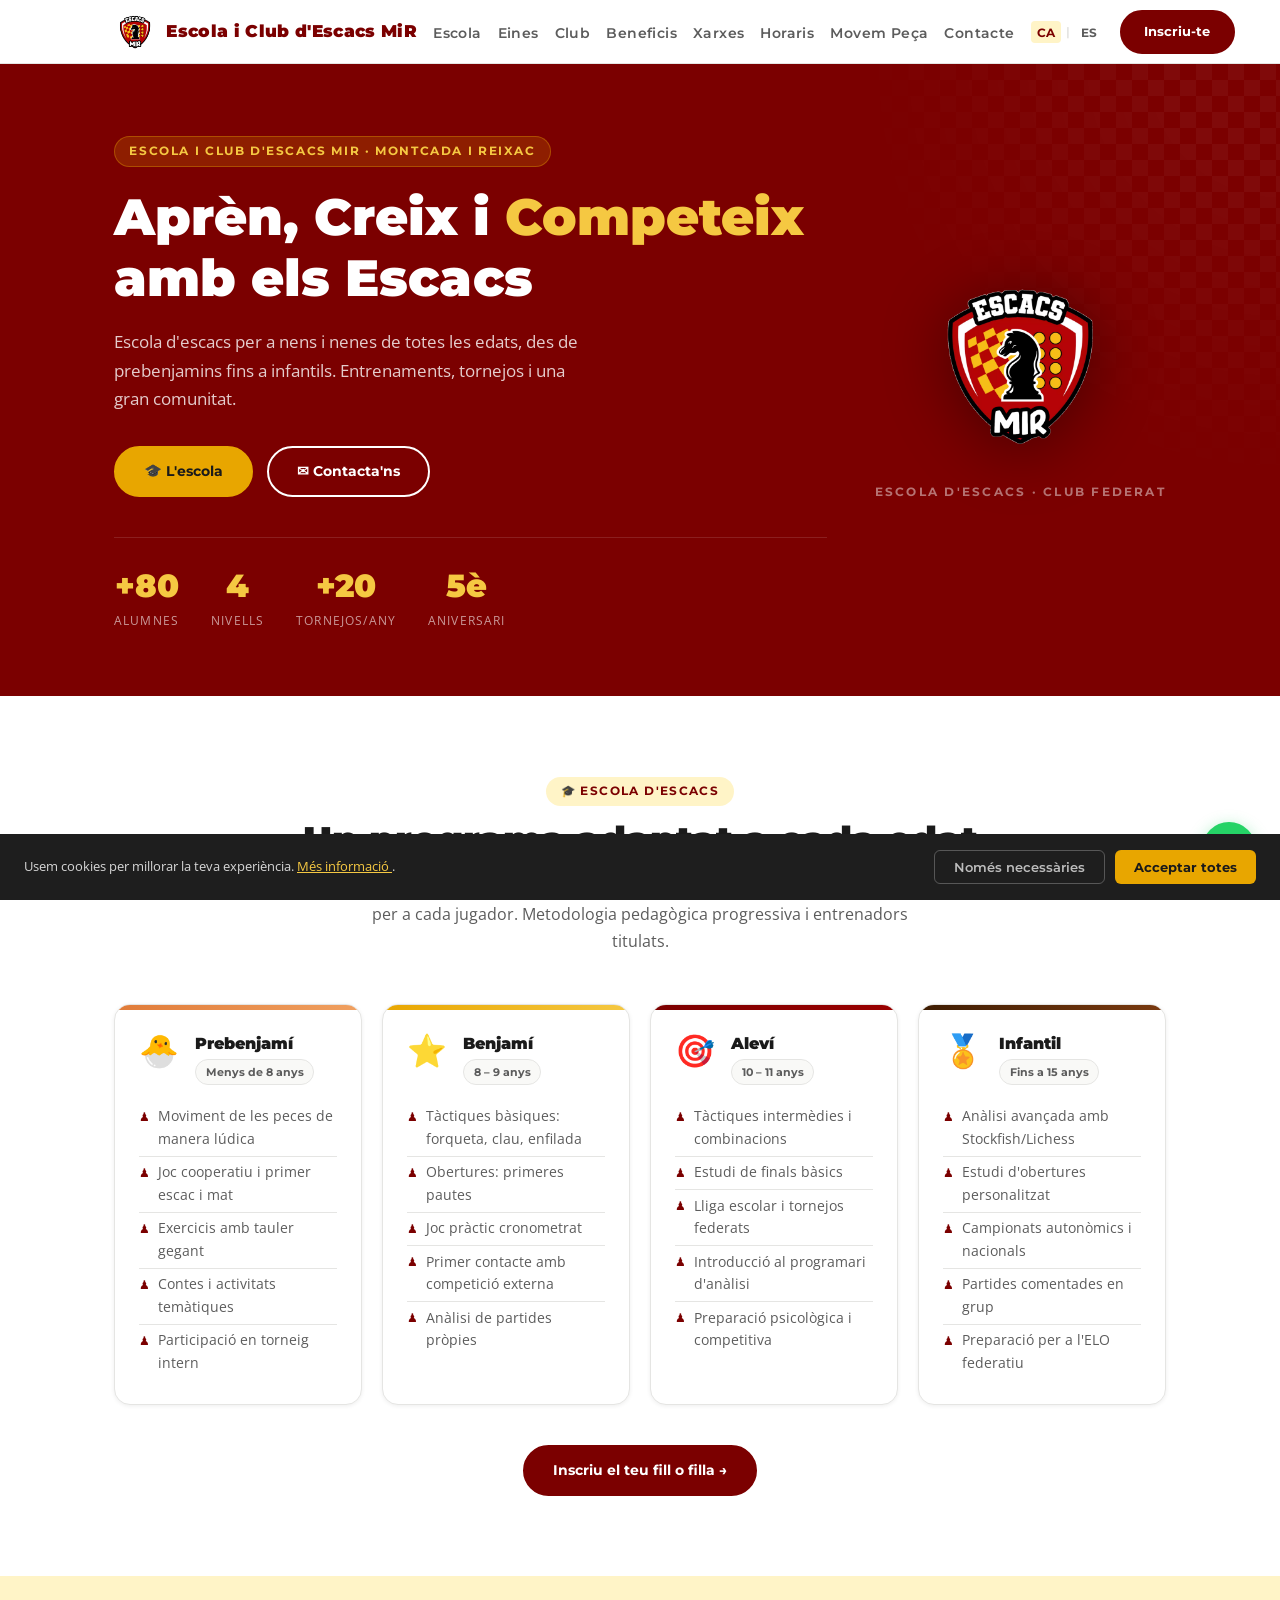
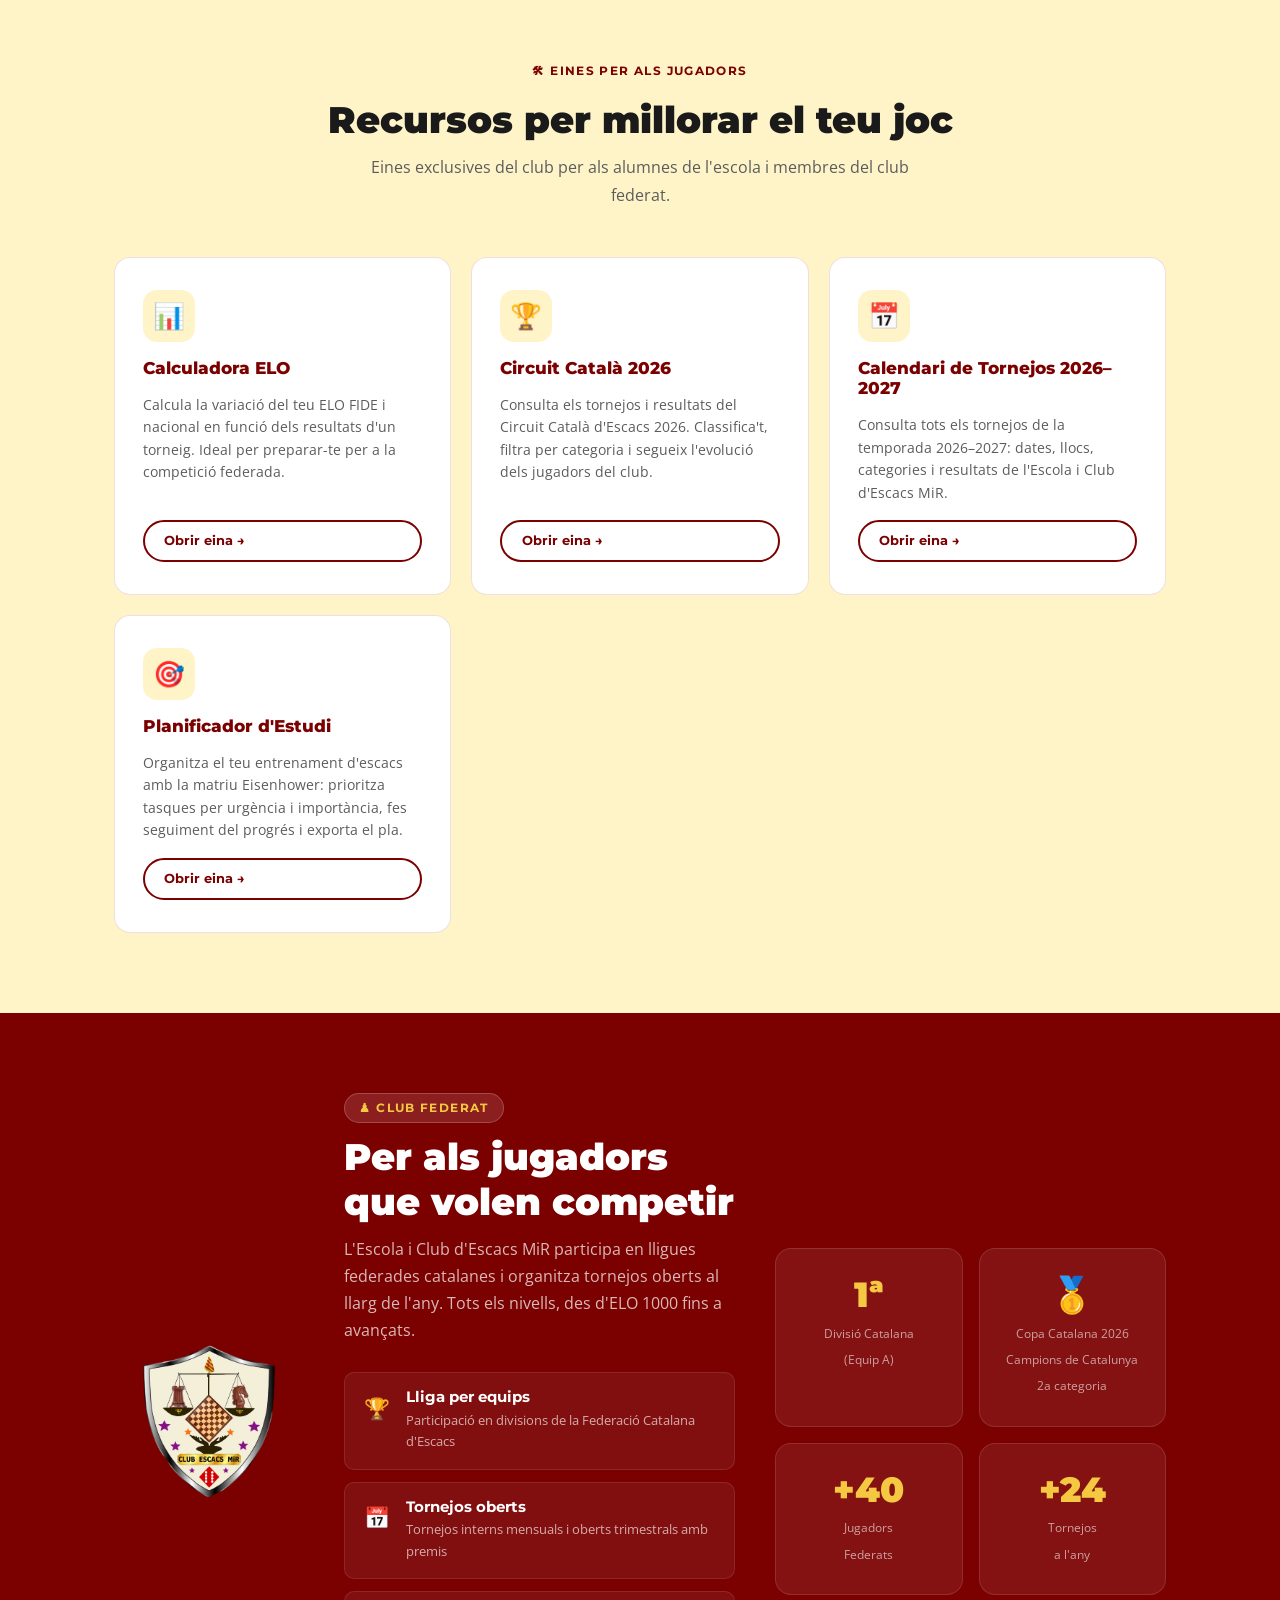
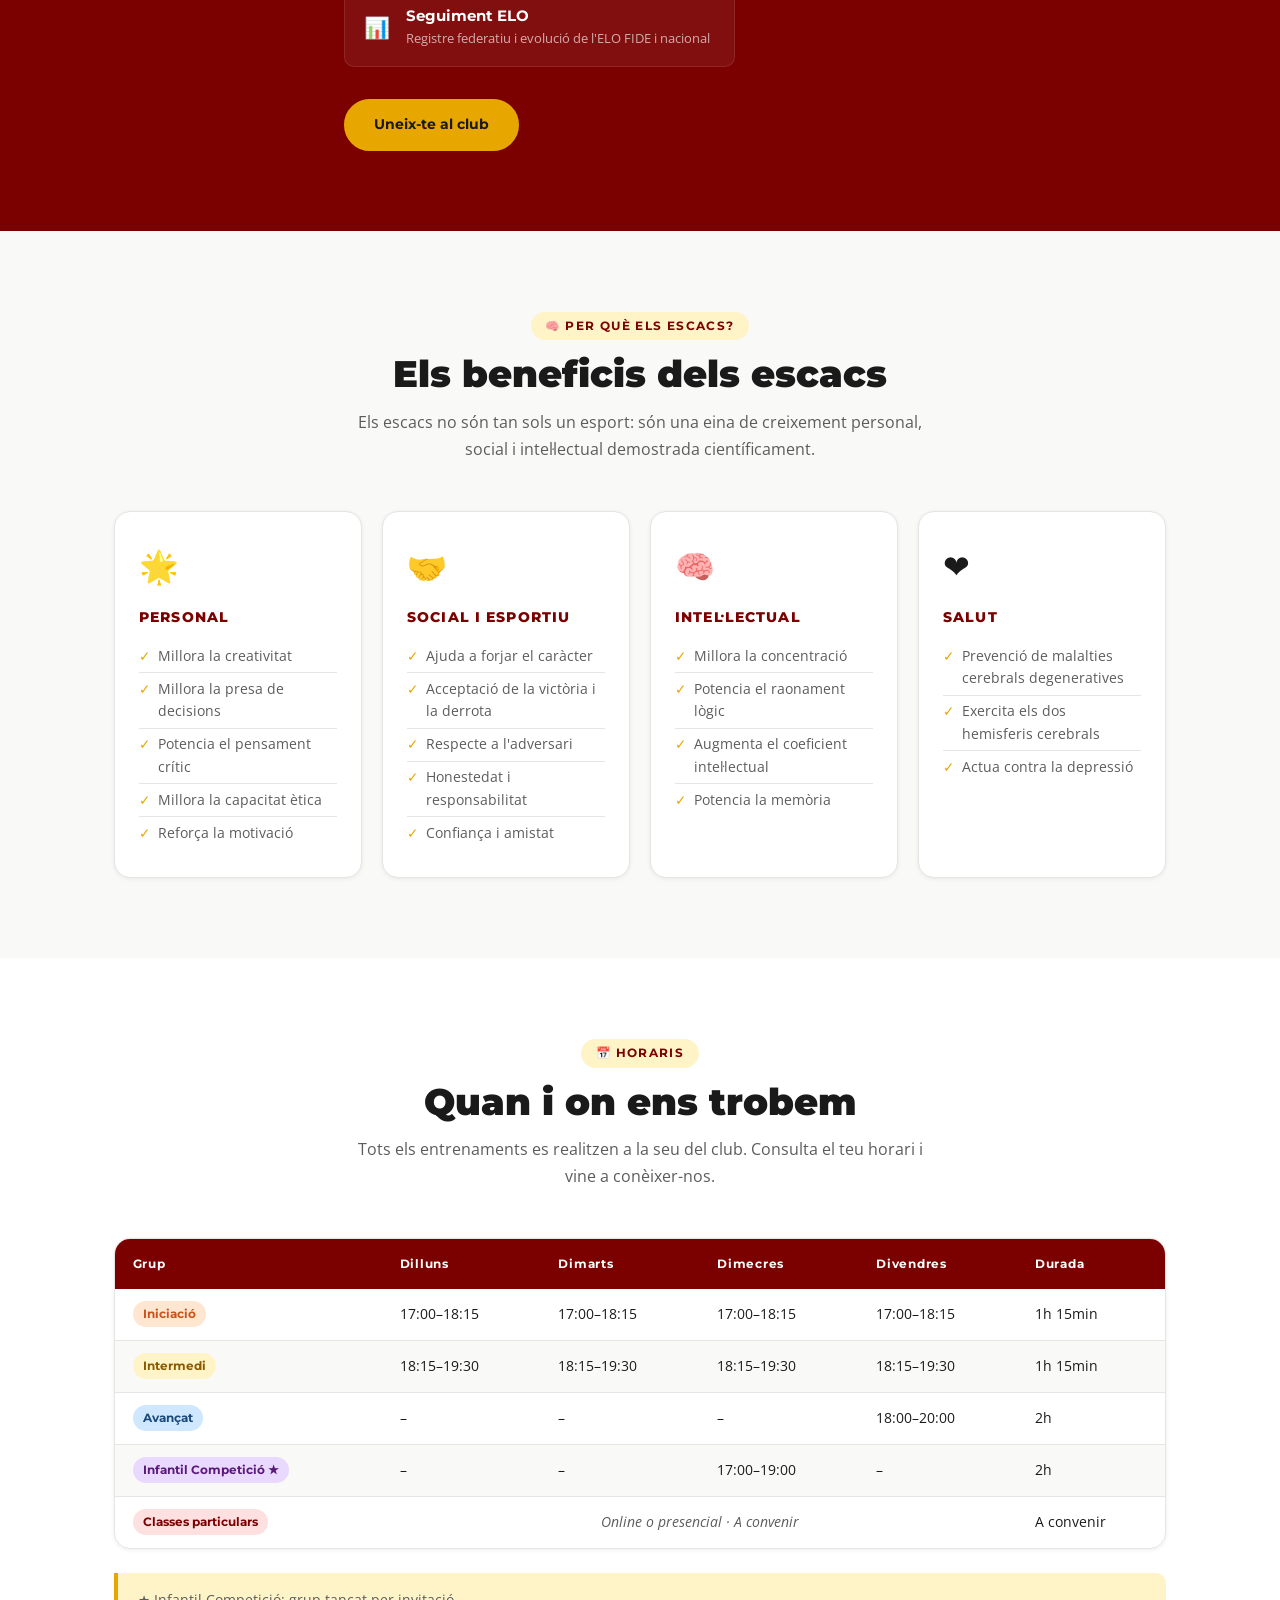
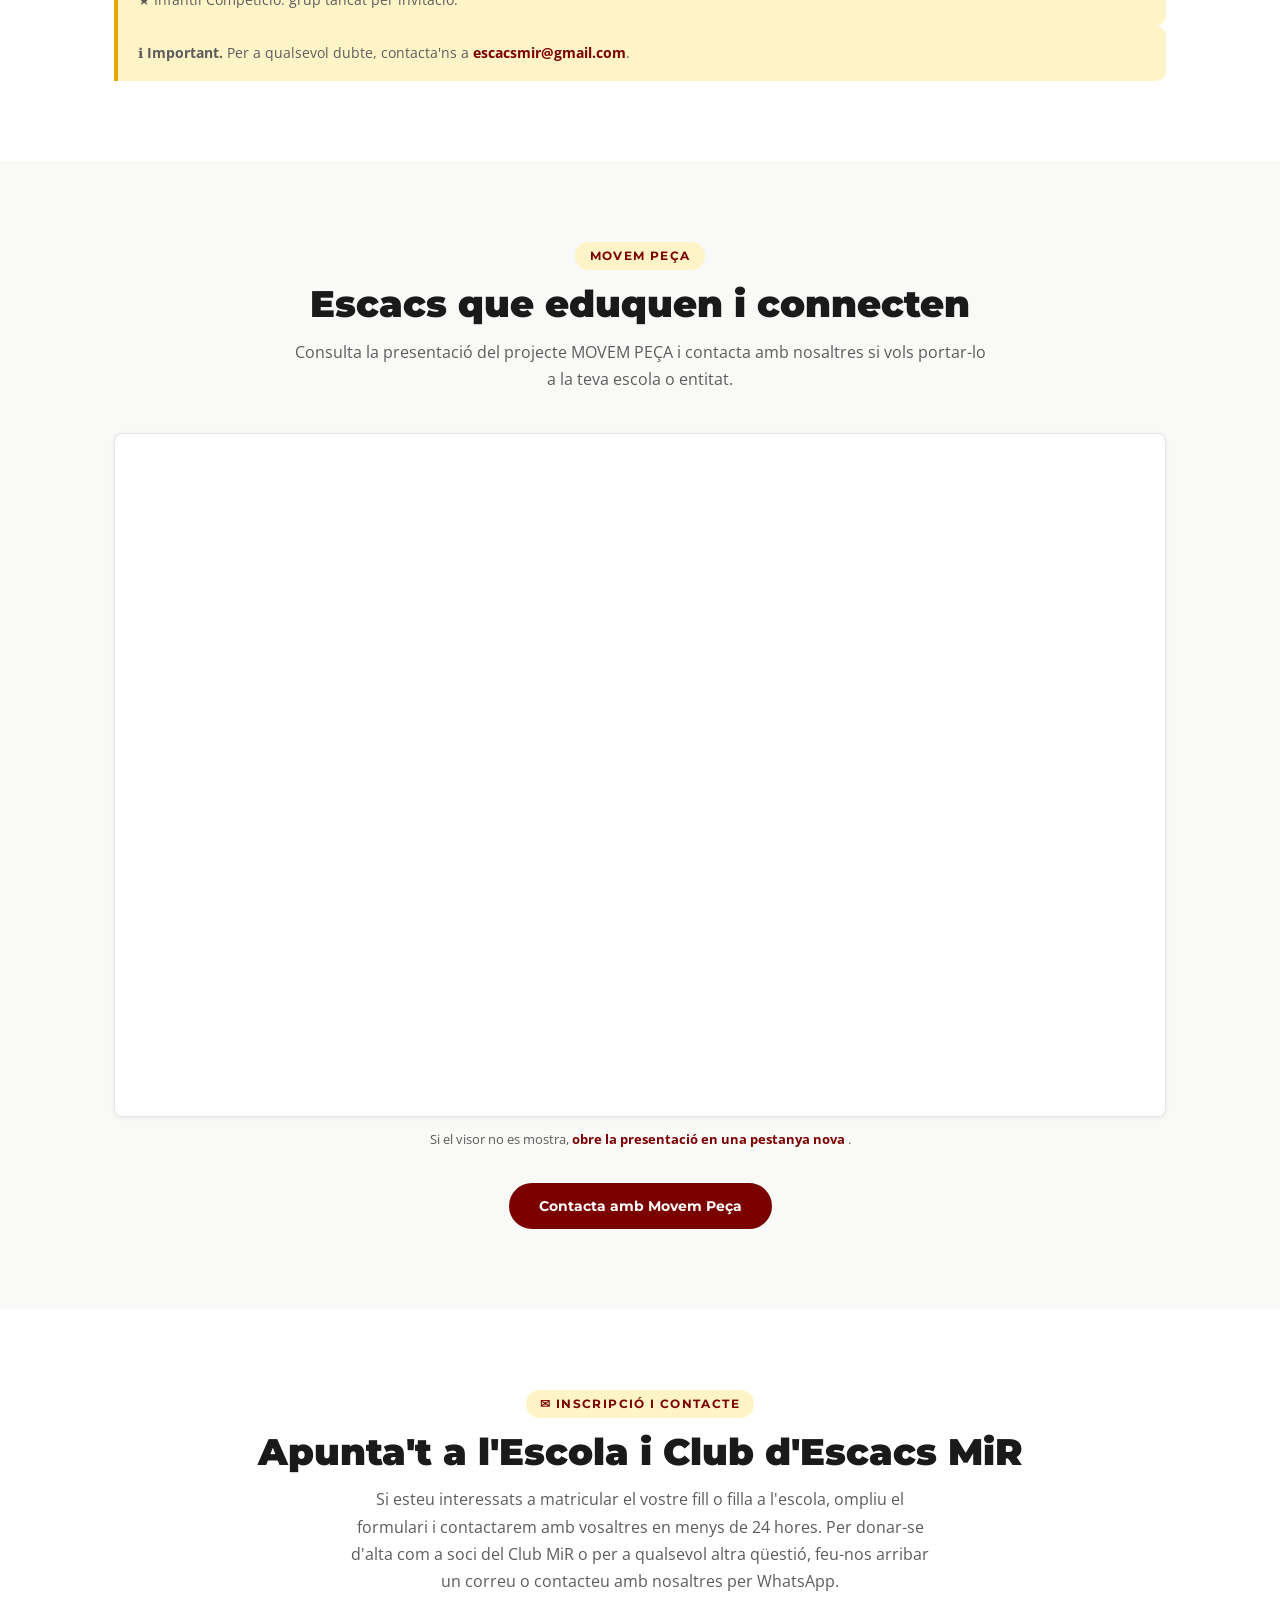
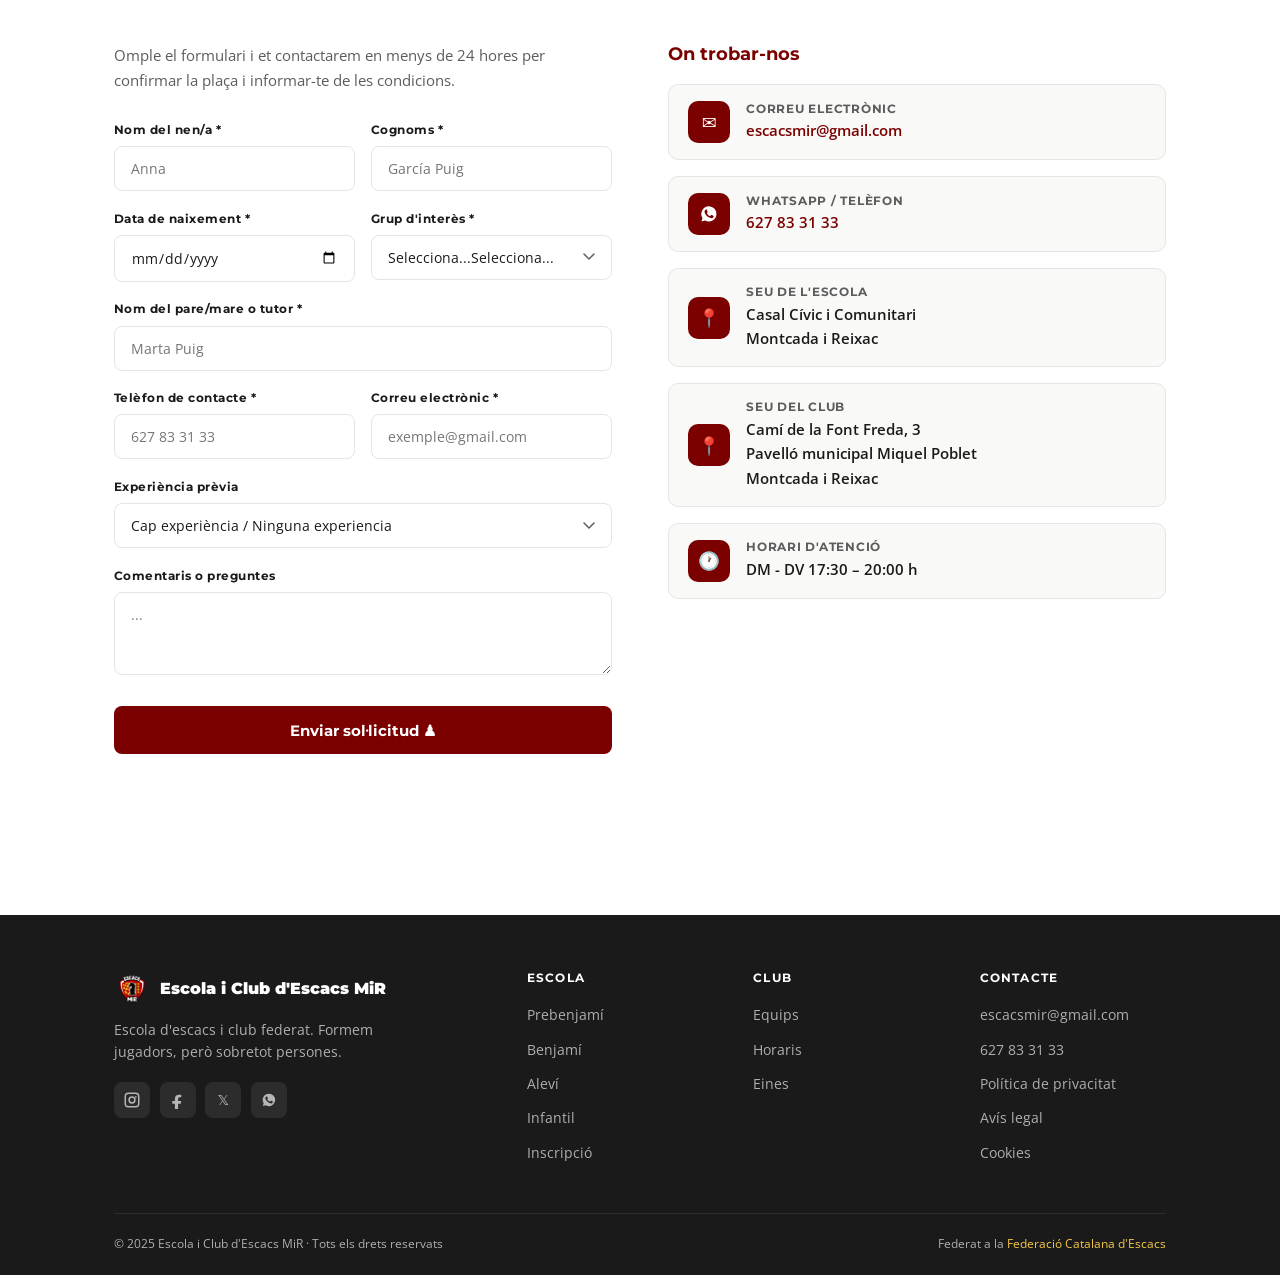
<file: index.html>
<!DOCTYPE html>
<html lang="ca">
<head>
  <meta charset="UTF-8" />
  <meta name="viewport" content="width=device-width, initial-scale=1.0" />
  <link rel="icon" type="image/png" href="assets/favicon.png" />
  <link rel="apple-touch-icon" href="assets/apple-touch-icon.png" />
  <title>Escola i Club d'Escacs MiR – Escola i Club Federat · Montcada i Reixac</title>
  <meta name="description" content="Escola i Club d'Escacs MiR: escola d'escacs per a nens de totes les edats i club federat federat. Aprèn, creix i competeix amb nosaltres a Montcada i Reixac." />

  <!-- Fonts -->
  <link rel="preconnect" href="https://fonts.googleapis.com" />
  <link href="https://fonts.googleapis.com/css2?family=Montserrat:wght@400;600;700;900&family=Open+Sans:wght@400;600&display=swap" rel="stylesheet" />

  <!-- CSS: tokens first, always -->
  <link rel="stylesheet" href="css/tokens.css" />
  <link rel="stylesheet" href="css/base.css" />
  <link rel="stylesheet" href="css/components.css" />

  <!-- Layout -->
  <link rel="stylesheet" href="css/layout/nav.css" />
  <link rel="stylesheet" href="css/layout/footer.css" />

  <!-- Sections -->
  <link rel="stylesheet" href="css/sections/hero.css" />
  <link rel="stylesheet" href="css/sections/escola.css" />
  <link rel="stylesheet" href="css/sections/eines.css" />
  <link rel="stylesheet" href="css/sections/competicio.css" />
  <link rel="stylesheet" href="css/sections/beneficis.css" />
  <link rel="stylesheet" href="css/sections/horaris.css" />
  <link rel="stylesheet" href="css/sections/movem-peca.css" />
  <link rel="stylesheet" href="css/sections/contacte.css" />
  <link rel="stylesheet" href="css/sections/overlays.css" />
</head>
<body class="lang-ca">

<!-- ── NAVIGATION ── -->
<nav id="main-nav">
  <div class="nav-inner container">

    <a href="#inici" class="nav-logo">
      <img src="assets/logo escola transp.png" alt="Escola i Club d'Escacs MiR" />
      <span class="nav-logo-text">
        <span class="ca">Escola i Club d'Escacs MiR</span>
        <span class="es">Club Ajedrez MiR</span>
      </span>
    </a>

    <ul class="nav-links">
      <li><a href="#escola"><span class="ca">Escola</span><span class="es">Escuela</span></a></li>
      <li><a href="#eines"><span class="ca">Eines</span><span class="es">Herramientas</span></a></li>
      <li><a href="#competicio"><span class="ca">Club</span><span class="es">Club</span></a></li>
      <li><a href="beneficis.html"><span class="ca">Beneficis</span><span class="es">Beneficios</span></a></li>
      <li><a href="xarxes.html"><span class="ca">Xarxes</span><span class="es">Redes</span></a></li>
      <li><a href="#horaris"><span class="ca">Horaris</span><span class="es">Horarios</span></a></li>
      <li><a href="#movem-peca">Movem Peça</a></li>
      <li><a href="#contacte"><span class="ca">Contacte</span><span class="es">Contacto</span></a></li>
    </ul>

    <div class="nav-right">
      <div class="lang-toggle">
        <button class="lang-btn active" data-lang="ca">CA</button>
        <span>|</span>
        <button class="lang-btn" data-lang="es">ES</button>
      </div>
      <a href="#contacte" class="btn btn-maroon nav-cta">
        <span class="ca">Inscriu-te</span>
        <span class="es">Inscríbete</span>
      </a>
      <button class="nav-hamburger" aria-label="Menú" aria-expanded="false">
        <span></span><span></span><span></span>
      </button>
    </div>

  </div>
</nav>

<!-- ── MOBILE MENU ── -->
<div class="nav-mobile" role="dialog" aria-label="Menú">
  <ul>
    <li><a href="#escola"><span class="ca">Escola</span><span class="es">Escuela</span></a></li>
    <li><a href="#eines"><span class="ca">Eines</span><span class="es">Herramientas</span></a></li>
    <li><a href="#competicio"><span class="ca">Club federat</span><span class="es">Club federado</span></a></li>
    <li><a href="beneficis.html"><span class="ca">Beneficis</span><span class="es">Beneficios</span></a></li>
    <li><a href="xarxes.html"><span class="ca">Xarxes</span><span class="es">Redes</span></a></li>
    <li><a href="#horaris"><span class="ca">Horaris</span><span class="es">Horarios</span></a></li>
    <li><a href="#movem-peca">Movem Peça</a></li>
    <li><a href="#contacte"><span class="ca">Contacte</span><span class="es">Contacto</span></a></li>
  </ul>
  <a href="#contacte" class="btn btn-maroon">
    <span class="ca">Inscriu-te al club</span>
    <span class="es">Inscríbete al club</span>
  </a>
  <div class="lang-toggle" style="margin-top:1rem;">
    <button class="lang-btn active" data-lang="ca">CA</button>
    <span>|</span>
    <button class="lang-btn" data-lang="es">ES</button>
  </div>
</div>


<!-- ── HERO ── -->
<section class="hero" id="inici">
  <div class="hero-inner container">

    <div class="hero-content">
      <div class="hero-eyebrow">
        <span class="ca">Escola i Club d'Escacs MiR · Montcada i Reixac</span>
        <span class="es">Club Ajedrez MiR · Montcada i Reixac</span>
      </div>
      <h1>
        <span class="ca">Aprèn, Creix i <em>Competeix</em> amb els Escacs</span>
        <span class="es">Aprende, Crece y <em>Compite</em> con el Ajedrez</span>
      </h1>
      <p class="hero-lead">
        <span class="ca">Escola d'escacs per a nens i nenes de totes les edats, des de prebenjamins fins a infantils. Entrenaments, tornejos i una gran comunitat.</span>
        <span class="es">Escuela de ajedrez para niños y niñas de todas las edades, desde pre-benjamines hasta infantiles. Entrenamientos, torneos y una gran comunidad.</span>
      </p>
      <div class="hero-buttons">
        <a href="#escola" class="btn btn-primary">
          <span class="ca">🎓 L'escola</span>
          <span class="es">🎓 La escuela</span>
        </a>
        <a href="#contacte" class="btn btn-outline">
          <span class="ca">✉ Contacta'ns</span>
          <span class="es">✉ Contáctanos</span>
        </a>
      </div>
      <div class="hero-stats">
        <div class="stat-item">
          <span class="stat-num">+80</span>
          <span class="stat-label"><span class="ca">Alumnes</span><span class="es">Alumnos</span></span>
        </div>
        <div class="stat-item">
          <span class="stat-num">4</span>
          <span class="stat-label"><span class="ca">Nivells</span><span class="es">Niveles</span></span>
        </div>
        <div class="stat-item">
          <span class="stat-num">+20</span>
          <span class="stat-label"><span class="ca">Tornejos/any</span><span class="es">Torneos/año</span></span>
        </div>
        <div class="stat-item">
          <span class="stat-num">5è</span>
          <span class="stat-label"><span class="ca">Aniversari</span><span class="es">Aniversario</span></span>
        </div>
      </div>
    </div>

    <div class="hero-visual">
      <img class="hero-logo" src="assets/logo escola transp.png" alt="Escut de l'Escola i Club d'Escacs MiR" />
      <p class="hero-tagline">
        <span class="ca">Escola d'Escacs · Club Federat</span>
        <span class="es">Escuela de Ajedrez · Club Federado</span>
      </p>
    </div>

  </div>
</section>


<!-- ── ESCOLA ── -->
<section class="escola" id="escola">
  <div class="container">
    <div class="escola-header">
      <div class="section-eyebrow">
        <span class="ca">🎓 Escola d'Escacs</span>
        <span class="es">🎓 Escuela de Ajedrez</span>
      </div>
      <h2 class="section-title">
        <span class="ca">Un programa adaptat a cada edat</span>
        <span class="es">Un programa adaptado a cada edad</span>
      </h2>
      <p class="section-sub">
        <span class="ca">Des dels primers moviments fins a la competició federada, tenim un grup per a cada jugador. Metodologia pedagògica progressiva i entrenadors titulats.</span>
        <span class="es">Desde los primeros movimientos hasta la competición federada, tenemos un grupo para cada jugador. Metodología pedagógica progresiva y entrenadores titulados.</span>
      </p>
    </div>

    <div class="categories-grid">

      <!-- PRE-BENJAMÍ -->
      <div class="cat-card prebenjamin">
        <div class="cat-accent"></div>
        <div class="cat-top">
          <div class="cat-icon">🐣</div>
          <div class="cat-info">
            <h3><span class="ca">Prebenjamí</span><span class="es">Pre-Benjamín</span></h3>
            <span class="age-badge"><span class="ca">Menys de 8 anys</span><span class="es">Menos de 8 años</span></span>
          </div>
        </div>
        <div class="cat-body">
          <ul>
            <li><span class="ca">Moviment de les peces de manera lúdica</span><span class="es">Movimiento de las piezas de forma lúdica</span></li>
            <li><span class="ca">Joc cooperatiu i primer escac i mat</span><span class="es">Juego cooperativo y primer jaque mate</span></li>
            <li><span class="ca">Exercicis amb tauler gegant</span><span class="es">Ejercicios con tablero gigante</span></li>
            <li><span class="ca">Contes i activitats temàtiques</span><span class="es">Cuentos y actividades temáticas</span></li>
            <li><span class="ca">Participació en torneig intern</span><span class="es">Participación en torneo interno</span></li>
          </ul>
        </div>
      </div>

      <!-- BENJAMÍ -->
      <div class="cat-card benjamin">
        <div class="cat-accent"></div>
        <div class="cat-top">
          <div class="cat-icon">⭐</div>
          <div class="cat-info">
            <h3><span class="ca">Benjamí</span><span class="es">Benjamín</span></h3>
            <span class="age-badge">8 – 9 <span class="ca">anys</span><span class="es">años</span></span>
          </div>
        </div>
        <div class="cat-body">
          <ul>
            <li><span class="ca">Tàctiques bàsiques: forqueta, clau, enfilada</span><span class="es">Tácticas básicas: horquilla, clavada, ensartada</span></li>
            <li><span class="ca">Obertures: primeres pautes</span><span class="es">Aperturas: primeras pautas</span></li>
            <li><span class="ca">Joc pràctic cronometrat</span><span class="es">Juego práctico cronometrado</span></li>
            <li><span class="ca">Primer contacte amb competició externa</span><span class="es">Primer contacto con competición externa</span></li>
            <li><span class="ca">Anàlisi de partides pròpies</span><span class="es">Análisis de partidas propias</span></li>
          </ul>
        </div>
      </div>

      <!-- ALEVÍ -->
      <div class="cat-card alevi">
        <div class="cat-accent"></div>
        <div class="cat-top">
          <div class="cat-icon">🎯</div>
          <div class="cat-info">
            <h3><span class="ca">Aleví</span><span class="es">Alevín</span></h3>
            <span class="age-badge">10 – 11 <span class="ca">anys</span><span class="es">años</span></span>
          </div>
        </div>
        <div class="cat-body">
          <ul>
            <li><span class="ca">Tàctiques intermèdies i combinacions</span><span class="es">Tácticas intermedias y combinaciones</span></li>
            <li><span class="ca">Estudi de finals bàsics</span><span class="es">Estudio de finales básicos</span></li>
            <li><span class="ca">Lliga escolar i tornejos federats</span><span class="es">Liga escolar y torneos federados</span></li>
            <li><span class="ca">Introducció al programari d'anàlisi</span><span class="es">Introducción al software de análisis</span></li>
            <li><span class="ca">Preparació psicològica i competitiva</span><span class="es">Preparación psicológica y competitiva</span></li>
          </ul>
        </div>
      </div>

      <!-- INFANTIL -->
      <div class="cat-card infantil">
        <div class="cat-accent"></div>
        <div class="cat-top">
          <div class="cat-icon">🏅</div>
          <div class="cat-info">
            <h3><span class="ca">Infantil</span><span class="es">Infantil</span></h3>
            <span class="age-badge"><span class="ca">Fins a 15 anys</span><span class="es">Hasta 15 años</span></span>
          </div>
        </div>
        <div class="cat-body">
          <ul>
            <li><span class="ca">Anàlisi avançada amb Stockfish/Lichess</span><span class="es">Análisis avanzado con Stockfish/Lichess</span></li>
            <li><span class="ca">Estudi d'obertures personalitzat</span><span class="es">Estudio de aperturas personalizado</span></li>
            <li><span class="ca">Campionats autonòmics i nacionals</span><span class="es">Campeonatos autonómicos y nacionales</span></li>
            <li><span class="ca">Partides comentades en grup</span><span class="es">Partidas comentadas en grupo</span></li>
            <li><span class="ca">Preparació per a l'ELO federatiu</span><span class="es">Preparación para el ELO federativo</span></li>
          </ul>
        </div>
      </div>

    </div>

    <div class="escola-cta">
      <a href="#contacte" class="btn btn-maroon">
        <span class="ca">Inscriu el teu fill o filla →</span>
        <span class="es">Inscribe a tu hijo/a →</span>
      </a>
    </div>
  </div>
</section>


<!-- ── EINES (TOOLS) ── -->
<section class="eines" id="eines">
  <div class="container">
    <div class="eines-header">
      <div class="section-eyebrow">
        <span class="ca">🛠 Eines per als jugadors</span>
        <span class="es">🛠 Herramientas para jugadores</span>
      </div>
      <h2 class="section-title">
        <span class="ca">Recursos per millorar el teu joc</span>
        <span class="es">Recursos para mejorar tu juego</span>
      </h2>
      <p class="section-sub">
        <span class="ca">Eines exclusives del club per als alumnes de l'escola i membres del club federat.</span>
        <span class="es">Herramientas exclusivas del club para alumnos de la escuela y miembros del club federado.</span>
      </p>
    </div>

    <div class="eines-grid">

      <!-- Calculadora ELO -->
      <div class="eina-card">
        <div class="eina-icon">📊</div>
        <h3>
          <span class="ca">Calculadora ELO</span>
          <span class="es">Calculadora ELO</span>
        </h3>
        <p>
          <span class="ca">Calcula la variació del teu ELO FIDE i nacional en funció dels resultats d'un torneig. Ideal per preparar-te per a la competició federada.</span>
          <span class="es">Calcula la variación de tu ELO FIDE y nacional según los resultados de un torneo. Ideal para prepararte para la competición federada.</span>
        </p>
        <a href="eines/elo.html" class="btn btn-outline-dark btn-sm">
          <span class="ca">Obrir eina →</span>
          <span class="es">Abrir herramienta →</span>
        </a>
      </div>

      <!-- Circuit Català -->
      <div class="eina-card">
        <div class="eina-icon">🏆</div>
        <h3>
          <span class="ca">Circuit Català 2026</span>
          <span class="es">Circuit Català 2026</span>
        </h3>
        <p>
          <span class="ca">Consulta els tornejos i resultats del Circuit Català d'Escacs 2026. Classifica't, filtra per categoria i segueix l'evolució dels jugadors del club.</span>
          <span class="es">Consulta los torneos y resultados del Circuit Català d'Escacs 2026. Clasifícate, filtra por categoría y sigue la evolución de los jugadores del club.</span>
        </p>
        <a href="eines/circuit.html" class="btn btn-outline-dark btn-sm">
          <span class="ca">Obrir eina →</span>
          <span class="es">Abrir herramienta →</span>
        </a>
      </div>

      <!-- Calendari de Tornejos -->
      <div class="eina-card">
        <div class="eina-icon">📅</div>
        <h3>
          <span class="ca">Calendari de Tornejos 2026–2027</span>
          <span class="es">Calendario de Torneos 2026–2027</span>
        </h3>
        <p>
          <span class="ca">Consulta tots els tornejos de la temporada 2026–2027: dates, llocs, categories i resultats de l'Escola i Club d'Escacs MiR.</span>
          <span class="es">Consulta todos los torneos de la temporada 2026–2027: fechas, lugares, categorías y resultados del Club Ajedrez MiR.</span>
        </p>
        <a href="eines/calendari.html" class="btn btn-outline-dark btn-sm">
          <span class="ca">Obrir eina →</span>
          <span class="es">Abrir herramienta →</span>
        </a>
      </div>

      <!-- Planificador d'Estudi -->
      <div class="eina-card">
        <div class="eina-icon">🎯</div>
        <h3>
          <span class="ca">Planificador d'Estudi</span>
          <span class="es">Planificador de Estudio</span>
        </h3>
        <p>
          <span class="ca">Organitza el teu entrenament d'escacs amb la matriu Eisenhower: prioritza tasques per urgència i importància, fes seguiment del progrés i exporta el pla.</span>
          <span class="es">Organiza tu entrenamiento de ajedrez con la matriz Eisenhower: prioriza tareas por urgencia e importancia, haz seguimiento del progreso y exporta el plan.</span>
        </p>
        <a href="eines/planificador.html" class="btn btn-outline-dark btn-sm">
          <span class="ca">Obrir eina →</span>
          <span class="es">Abrir herramienta →</span>
        </a>
      </div>

    </div>
  </div>
</section>


<!-- ── COMPETICIÓ ── -->
<section class="competicio" id="competicio">
  <div class="container">
    <div class="competicio-inner">

      <div class="competicio-logo">
        <img src="assets/logo_cemir transp.png" alt="Club Escacs MiR" />
      </div>

      <div>
        <div class="section-eyebrow">
          <span class="ca">♟ Club Federat</span>
          <span class="es">♟ Club Federado</span>
        </div>
        <h2 class="section-title">
          <span class="ca">Per als jugadors que volen competir</span>
          <span class="es">Para los jugadores que quieren competir</span>
        </h2>
        <p class="section-sub">
          <span class="ca">L'Escola i Club d'Escacs MiR participa en lligues federades catalanes i organitza tornejos oberts al llarg de l'any. Tots els nivells, des d'ELO 1000 fins a avançats.</span>
          <span class="es">El Club Ajedrez MiR participa en ligas federadas catalanas y organiza torneos abiertos durante todo el año. Todos los niveles, desde ELO 1000 hasta avanzados.</span>
        </p>

        <div class="feat-list">
          <div class="feat-item">
            <span class="feat-icon">🏆</span>
            <div>
              <h4><span class="ca">Lliga per equips</span><span class="es">Liga por equipos</span></h4>
              <p><span class="ca">Participació en divisions de la Federació Catalana d'Escacs</span><span class="es">Participación en divisiones de la Federació Catalana d'Escacs</span></p>
            </div>
          </div>
          <div class="feat-item">
            <span class="feat-icon">📅</span>
            <div>
              <h4><span class="ca">Tornejos oberts</span><span class="es">Torneos abiertos</span></h4>
              <p><span class="ca">Tornejos interns mensuals i oberts trimestrals amb premis</span><span class="es">Torneos internos mensuales y abiertos trimestrales con premios</span></p>
            </div>
          </div>
          <div class="feat-item">
            <span class="feat-icon">📊</span>
            <div>
              <h4><span class="ca">Seguiment ELO</span><span class="es">Seguimiento ELO</span></h4>
              <p><span class="ca">Registre federatiu i evolució de l'ELO FIDE i nacional</span><span class="es">Registro federativo y evolución del ELO FIDE y nacional</span></p>
            </div>
          </div>
        </div>

        <a href="#contacte" class="btn btn-primary" style="margin-top:2rem;">
          <span class="ca">Uneix-te al club</span>
          <span class="es">Únete al club</span>
        </a>
      </div>

      <div class="comp-stats">
        <div class="comp-badge">
          <span class="comp-num">1ª</span>
          <span class="comp-lbl"><span class="ca">Divisió Catalana<br>(Equip A)</span><span class="es">División Catalana<br>(Equipo A)</span></span>
        </div>
        <div class="comp-badge">
          <span class="comp-num">🥇</span>
          <span class="comp-lbl"><span class="ca">Copa Catalana 2026<br>Campions de Catalunya<br>2a categoria</span><span class="es">Copa Catalana 2026<br>Campeones de Cataluña<br>2a categoría</span></span>
        </div>
        <div class="comp-badge">
          <span class="comp-num">+40</span>
          <span class="comp-lbl"><span class="ca">Jugadors<br>Federats</span><span class="es">Jugadores<br>Federados</span></span>
        </div>
        <div class="comp-badge">
          <span class="comp-num">+24</span>
          <span class="comp-lbl"><span class="ca">Tornejos<br>a l'any</span><span class="es">Torneos<br>al año</span></span>
        </div>
      </div>

    </div>
  </div>
</section>


<!-- ── BENEFICIS ── -->
<section class="beneficis" id="beneficis">
  <div class="container">
    <div class="beneficis-header">
      <div class="section-eyebrow">
        <span class="ca">🧠 Per què els escacs?</span>
        <span class="es">🧠 ¿Por qué el ajedrez?</span>
      </div>
      <h2 class="section-title">
        <span class="ca">Els beneficis dels escacs</span>
        <span class="es">Los beneficios del ajedrez</span>
      </h2>
      <p class="section-sub">
        <span class="ca">Els escacs no són tan sols un esport: són una eina de creixement personal, social i intel·lectual demostrada científicament.</span>
        <span class="es">El ajedrez no es solo un deporte: es una herramienta de crecimiento personal, social e intelectual demostrada científicamente.</span>
      </p>
    </div>

    <div class="beneficis-grid">

      <div class="ben-card">
        <span class="ben-icon">🌟</span>
        <h3><span class="ca">Personal</span><span class="es">Personal</span></h3>
        <ul>
          <li><span class="ca">Millora la creativitat</span><span class="es">Mejora la creatividad</span></li>
          <li><span class="ca">Millora la presa de decisions</span><span class="es">Mejora la toma de decisiones</span></li>
          <li><span class="ca">Potencia el pensament crític</span><span class="es">Potencia el pensamiento crítico</span></li>
          <li><span class="ca">Millora la capacitat ètica</span><span class="es">Mejora la capacidad ética</span></li>
          <li><span class="ca">Reforça la motivació</span><span class="es">Refuerza la motivación</span></li>
        </ul>
      </div>

      <div class="ben-card">
        <span class="ben-icon">🤝</span>
        <h3><span class="ca">Social i Esportiu</span><span class="es">Social y Deportivo</span></h3>
        <ul>
          <li><span class="ca">Ajuda a forjar el caràcter</span><span class="es">Ayuda a forjar el carácter</span></li>
          <li><span class="ca">Acceptació de la victòria i la derrota</span><span class="es">Aceptación de la victoria y la derrota</span></li>
          <li><span class="ca">Respecte a l'adversari</span><span class="es">Respeto al adversario</span></li>
          <li><span class="ca">Honestedat i responsabilitat</span><span class="es">Honestidad y responsabilidad</span></li>
          <li><span class="ca">Confiança i amistat</span><span class="es">Confianza y amistad</span></li>
        </ul>
      </div>

      <div class="ben-card">
        <span class="ben-icon">🧠</span>
        <h3><span class="ca">Intel·lectual</span><span class="es">Intelectual</span></h3>
        <ul>
          <li><span class="ca">Millora la concentració</span><span class="es">Mejora la concentración</span></li>
          <li><span class="ca">Potencia el raonament lògic</span><span class="es">Potencia el razonamiento lógico</span></li>
          <li><span class="ca">Augmenta el coeficient intel·lectual</span><span class="es">Aumenta el coeficiente intelectual</span></li>
          <li><span class="ca">Potencia la memòria</span><span class="es">Potencia la memoria</span></li>
        </ul>
      </div>

      <div class="ben-card">
        <span class="ben-icon">❤️</span>
        <h3><span class="ca">Salut</span><span class="es">Salud</span></h3>
        <ul>
          <li><span class="ca">Prevenció de malalties cerebrals degeneratives</span><span class="es">Prevención de enfermedades cerebrales degenerativas</span></li>
          <li><span class="ca">Exercita els dos hemisferis cerebrals</span><span class="es">Ejercita los dos hemisferios cerebrales</span></li>
          <li><span class="ca">Actua contra la depressió</span><span class="es">Actúa contra la depresión</span></li>
        </ul>
      </div>

    </div>
  </div>
</section>


<!-- ── HORARIS ── -->
<section class="horaris" id="horaris">
  <div class="container">
    <div class="horaris-header">
      <div class="section-eyebrow">
        <span class="ca">📅 Horaris</span>
        <span class="es">📅 Horarios</span>
      </div>
      <h2 class="section-title">
        <span class="ca">Quan i on ens trobem</span>
        <span class="es">Cuándo y dónde nos encontramos</span>
      </h2>
      <p class="section-sub">
        <span class="ca">Tots els entrenaments es realitzen a la seu del club. Consulta el teu horari i vine a conèixer-nos.</span>
        <span class="es">Todos los entrenamientos se realizan en la sede del club. Consulta tu horario y ven a conocernos.</span>
      </p>
    </div>

    <div class="table-wrap">
      <table class="horaris-table">
        <thead>
          <tr>
            <th><span class="ca">Grup</span><span class="es">Grupo</span></th>
            <th><span class="ca">Dilluns</span><span class="es">Lunes</span></th>
            <th><span class="ca">Dimarts</span><span class="es">Martes</span></th>
            <th><span class="ca">Dimecres</span><span class="es">Miércoles</span></th>
            <th><span class="ca">Divendres</span><span class="es">Viernes</span></th>
            <th><span class="ca">Durada</span><span class="es">Duración</span></th>
          </tr>
        </thead>
        <tbody>
          <tr>
            <td><span class="nivel-tag tag-pre"><span class="ca">Iniciació</span><span class="es">Iniciación</span></span></td>
            <td>17:00–18:15</td><td>17:00–18:15</td><td>17:00–18:15</td><td>17:00–18:15</td><td>1h 15min</td>
          </tr>
          <tr>
            <td><span class="nivel-tag tag-ben"><span class="ca">Intermedi</span><span class="es">Intermedio</span></span></td>
            <td>18:15–19:30</td><td>18:15–19:30</td><td>18:15–19:30</td><td>18:15–19:30</td><td>1h 15min</td>
          </tr>
          <tr>
            <td><span class="nivel-tag tag-club"><span class="ca">Avançat</span><span class="es">Avanzado</span></span></td>
            <td>–</td><td>–</td><td>–</td><td>18:00–20:00</td><td>2h</td>
          </tr>
          <tr>
            <td><span class="nivel-tag tag-inf"><span class="ca">Infantil Competició ★</span><span class="es">Infantil Competición ★</span></span></td>
            <td>–</td><td>–</td><td>17:00–19:00</td><td>–</td><td>2h</td>
          </tr>
          <tr>
            <td><span class="nivel-tag tag-ale"><span class="ca">Classes particulars</span><span class="es">Clases particulares</span></span></td>
            <td colspan="4" style="text-align:center; color: var(--text-m); font-style: italic;">
              <span class="ca">Online o presencial · A convenir</span>
              <span class="es">Online o presencial · A convenir</span>
            </td>
            <td><span class="ca">A convenir</span><span class="es">A convenir</span></td>
          </tr>
        </tbody>
      </table>
    </div>
    <p class="horaris-note" style="margin-top: 12px; font-size: 0.85em; color: var(--text-m);">
      ★ <span class="ca">Infantil Competició: grup tancat per invitació.</span>
      <span class="es">Infantil Competición: grupo cerrado por invitación.</span>
    </p>

    <p class="horaris-note">
      ℹ️ <strong><span class="ca">Important.</span><span class="es">Importante.</span></strong>
      <span class="ca"> Per a qualsevol dubte, contacta'ns a </span>
      <span class="es"> Para cualquier duda, contáctanos en </span>
      <a href="mailto:escacsmir@gmail.com">escacsmir@gmail.com</a>.
    </p>
  </div>
</section>




<!-- ── CONTACTE / INSCRIPCIÓ ── -->
<!-- MOVEM PEÇA -->
<section class="movem-peca" id="movem-peca">
  <div class="container">
    <div class="movem-peca-header">
      <div class="section-eyebrow">Movem Peça</div>
      <h2 class="section-title">
        <span class="ca">Escacs que eduquen i connecten</span>
        <span class="es">Ajedrez que educa y conecta</span>
      </h2>
      <p class="section-sub">
        <span class="ca">Consulta la presentació del projecte MOVEM PEÇA i contacta amb nosaltres si vols portar-lo a la teva escola o entitat.</span>
        <span class="es">Consulta la presentación del proyecto MOVEM PEÇA y contacta con nosotros si quieres llevarlo a tu escuela o entidad.</span>
      </p>
    </div>

    <div class="pdf-viewer">
      <iframe
        src="assets/presentacio-movem-peca.pdf#toolbar=1&navpanes=0&view=FitH"
        title="Presentació del projecte MOVEM PEÇA"
        loading="lazy"
      ></iframe>
    </div>
    <p class="pdf-fallback">
      <span class="ca">Si el visor no es mostra, </span>
      <span class="es">Si el visor no se muestra, </span>
      <a href="assets/presentacio-movem-peca.pdf" target="_blank" rel="noopener">
        <span class="ca">obre la presentació en una pestanya nova</span>
        <span class="es">abre la presentación en una pestaña nueva</span>
      </a>.
    </p>

    <div class="movem-contact">
      <button
        class="btn btn-maroon movem-contact-toggle"
        id="movemContactToggle"
        type="button"
        aria-expanded="false"
        aria-controls="movemContactForm"
      >
        <span class="ca">Contacta amb Movem Peça</span>
        <span class="es">Contacta con Movem Peça</span>
      </button>

      <div class="movem-form-wrap" id="movemContactForm" hidden>
        <form action="https://formspree.io/f/mlgypgpg" method="POST" id="movemForm">
          <input type="hidden" name="_subject" value="Consulta sobre MOVEM PEÇA" />
          <input class="form-honeypot" type="text" name="_gotcha" tabindex="-1" autocomplete="off" />

          <div class="form-row">
            <div class="form-group">
              <label for="movemInterested">
                <span class="ca">Escola o entitat interessada</span>
                <span class="es">Escuela o entidad interesada</span>
              </label>
              <input id="movemInterested" name="persona_o_escola" type="text" required />
            </div>
            <div class="form-group">
              <label for="movemContactName">
                <span class="ca">Persona de contacte</span>
                <span class="es">Persona de contacto</span>
              </label>
              <input id="movemContactName" name="persona_de_contacte" type="text" required />
            </div>
          </div>

          <div class="form-row">
            <div class="form-group">
              <label for="movemEmail">
                <span class="ca">Correu de resposta</span>
                <span class="es">Correo de respuesta</span>
              </label>
              <input id="movemEmail" name="email" type="email" autocomplete="email" required />
            </div>
            <div class="form-group">
              <label for="movemSubject">
                <span class="ca">Assumpte</span>
                <span class="es">Asunto</span>
              </label>
              <input id="movemSubject" name="assumpte" type="text" required />
            </div>
          </div>

          <div class="form-group">
            <label for="movemMessage">
              <span class="ca">Missatge</span>
              <span class="es">Mensaje</span>
            </label>
            <textarea id="movemMessage" name="missatge" rows="6" required aria-describedby="movemWordCount"></textarea>
            <p class="word-count" id="movemWordCount" aria-live="polite">
              <span id="movemWordNumber">0</span>/100
              <span class="ca">paraules</span>
              <span class="es">palabras</span>
            </p>
          </div>

          <label class="movem-privacy">
            <input type="checkbox" name="accepta_privacitat" value="Sí" required />
            <span class="ca">He llegit i accepto la <a href="politica-privacitat.html">política de privacitat</a>.</span>
            <span class="es">He leído y acepto la <a href="politica-privacitat.html">política de privacidad</a>.</span>
          </label>

          <button class="form-submit" type="submit">
            <span class="ca">Enviar consulta</span>
            <span class="es">Enviar consulta</span>
          </button>
        </form>
      </div>
    </div>
  </div>
</section>


<section class="contacte" id="contacte">
  <div class="container">
    <div class="contacte-header">
      <div class="section-eyebrow">
        <span class="ca">✉ Inscripció i Contacte</span>
        <span class="es">✉ Inscripción y Contacto</span>
      </div>
      <h2 class="section-title">
        <span class="ca">Apunta't a l'Escola i Club d'Escacs MiR</span>
        <span class="es">Apúntate al Club Ajedrez MiR</span>
      </h2>
      <p class="section-sub">
        <span class="ca">Si esteu interessats a matricular el vostre fill o filla a l'escola, ompliu el formulari i contactarem amb vosaltres en menys de 24 hores. Per donar-se d'alta com a soci del Club MiR o per a qualsevol altra qüestió, feu-nos arribar un correu o contacteu amb nosaltres per WhatsApp.</span>
        <span class="es">Si estáis interesados en matricular a vuestro hijo en la escuela, rellenad el formulario y contactaremos con vosotros en menos de 24 horas. Para darse de alta como socio del Club MiR o para cualquier otra cuestión, enviadnos un correo o contactad con nosotros por WhatsApp.</span>
      </p>
    </div>

    <div class="contacte-inner">

      <!-- FORM -->
      <div>
        <p class="form-lead">
          <span class="ca">Omple el formulari i et contactarem en menys de 24 hores per confirmar la plaça i informar-te de les condicions.</span>
          <span class="es">Rellena el formulario y te contactaremos en menos de 24 horas para confirmar la plaza e informarte de las condiciones.</span>
        </p>
        <form action="https://formspree.io/f/xrewzewr" method="POST">
          <div class="form-row">
            <div class="form-group">
              <label><span class="ca">Nom del nen/a *</span><span class="es">Nombre del niño/a *</span></label>
              <input type="text" name="Nom del nen/a" placeholder="Anna" required />
            </div>
            <div class="form-group">
              <label><span class="ca">Cognoms *</span><span class="es">Apellidos *</span></label>
              <input type="text" name="Cognoms" placeholder="García Puig" required />
            </div>
          </div>
          <div class="form-row">
            <div class="form-group">
              <label><span class="ca">Data de naixement *</span><span class="es">Fecha de nacimiento *</span></label>
              <input type="date" name="Data de naixement" required />
            </div>
            <div class="form-group">
              <label><span class="ca">Grup d'interès *</span><span class="es">Grupo de interés *</span></label>
              <select name="Grup d'interès" required>
                <option value=""><span class="ca">Selecciona...</span><span class="es">Selecciona...</span></option>
                <option value="pre-benjami">Prebenjamí / Pre-Benjamín (&lt;8)</option>
                <option value="benjami">Benjamí / Benjamín (8–9)</option>
                <option value="alevi">Aleví / Alevín (10–11)</option>
                <option value="infantil">Infantil (12–15)</option>
                <option value="club">Club Federat / Federado</option>
              </select>
            </div>
          </div>
          <div class="form-group">
            <label><span class="ca">Nom del pare/mare o tutor *</span><span class="es">Nombre del padre/madre o tutor *</span></label>
            <input type="text" name="Nom del pare/mare o tutor" placeholder="Marta Puig" required />
          </div>
          <div class="form-row">
            <div class="form-group">
              <label><span class="ca">Telèfon de contacte *</span><span class="es">Teléfono de contacto *</span></label>
              <input type="tel" name="Telèfon de contacte" placeholder="627 83 31 33" required />
            </div>
            <div class="form-group">
              <label><span class="ca">Correu electrònic *</span><span class="es">Correo electrónico *</span></label>
              <input type="email" name="Correu electrònic" placeholder="exemple@gmail.com" required />
            </div>
          </div>
          <div class="form-group">
            <label><span class="ca">Experiència prèvia</span><span class="es">Experiencia previa</span></label>
            <select name="experiencia">
              <option value="cap">Cap experiència / Ninguna experiencia</option>
              <option value="basica">Conec les regles bàsiques / Conozco las reglas básicas</option>
              <option value="1-2anys">Jugo des de fa 1-2 anys / Juego desde hace 1-2 años</option>
              <option value="elo">Tinc ELO federatiu / Tengo ELO federativo</option>
            </select>
          </div>
          <div class="form-group">
            <label><span class="ca">Comentaris o preguntes</span><span class="es">Comentarios o preguntas</span></label>
            <textarea name="comentaris" rows="3" placeholder="..."></textarea>
          </div>
          <button type="submit" class="form-submit">
            <span class="ca">Enviar sol·licitud ♟</span>
            <span class="es">Enviar solicitud ♟</span>
          </button>
        </form>
      </div>

      <!-- CONTACT INFO -->
      <div class="contact-side">
        <h3 class="contact-side-title">
          <span class="ca">On trobar-nos</span>
          <span class="es">Dónde encontrarnos</span>
        </h3>

        <div class="contact-item">
          <div class="contact-icon">✉</div>
          <div>
            <h4><span class="ca">Correu electrònic</span><span class="es">Correo electrónico</span></h4>
            <p><a href="mailto:escacsmir@gmail.com">escacsmir@gmail.com</a></p>
          </div>
        </div>

        <div class="contact-item">
          <div class="contact-icon">
            <svg class="contact-icon-svg" viewBox="0 0 24 24" aria-hidden="true" focusable="false">
              <path d="M12.04 3.5a8.42 8.42 0 0 0-7.18 12.82l-1.02 3.78 3.88-1a8.39 8.39 0 0 0 4.32 1.19h.01a8.4 8.4 0 0 0-.01-16.79Zm4.95 11.86c-.21.58-1.2 1.1-1.67 1.17-.43.06-.96.09-1.55-.1-.36-.12-.82-.27-1.41-.53-2.48-1.07-4.1-3.58-4.22-3.75-.12-.16-1.01-1.34-1.01-2.55 0-1.22.64-1.82.87-2.07.23-.25.5-.31.67-.31h.48c.15 0 .36-.06.56.43.21.51.72 1.76.78 1.88.06.13.1.29.02.46-.08.17-.12.28-.25.43-.12.15-.26.34-.37.46-.12.13-.25.27-.11.52.13.25.59.98 1.27 1.58.87.78 1.6 1.02 1.85 1.15.25.13.4.11.55-.06.15-.17.63-.73.8-.98.17-.25.34-.21.57-.13.23.08 1.49.7 1.74.83.25.13.42.19.48.29.06.1.06.61-.15 1.19Z" />
            </svg>
          </div>
          <div>
            <h4>WhatsApp / <span class="ca">Telèfon</span><span class="es">Teléfono</span></h4>
            <p><a href="tel:+34627833133">627 83 31 33</a></p>
          </div>
        </div>

        <div class="contact-item">
          <div class="contact-icon">📍</div>
          <div>
            <h4><span class="ca">Seu de l'Escola</span><span class="es">Sede de la escuela</span></h4>
            <p>Casal Cívic i Comunitari<br>Montcada i Reixac</p>
          </div>
        </div>

        <div class="contact-item">
          <div class="contact-icon">📍</div>
          <div>
            <h4><span class="ca">Seu del Club</span><span class="es">Sede del club</span></h4>
            <p>
              <span class="ca">Camí de la Font Freda, 3<br>Pavelló municipal Miquel Poblet<br>Montcada i Reixac</span>
              <span class="es">Camí de la Font Freda, 3<br>Pabellón municipal Miquel Poblet<br>Montcada i Reixac</span>
            </p>
          </div>
        </div>

        <div class="contact-item">
          <div class="contact-icon">🕐</div>
          <div>
            <h4><span class="ca">Horari d'atenció</span><span class="es">Horario de atención</span></h4>
            <p><span class="ca">DM - DV 17:30 – 20:00 h</span><span class="es">M - V 17:30 – 20:00 h</span></p>
          </div>
        </div>

        <div class="map-embed">
          <iframe
            src="https://www.google.com/maps?hl=ca&saddr=Casal+C%C3%ADvic+i+Comunitari+Montcada+i+Reixac&daddr=Cam%C3%AD+de+la+Font+Freda,+3,+Montcada+i+Reixac&output=embed"
            width="100%" height="315"
            style="border:0; display:block;"
            allowfullscreen="" loading="lazy"
            referrerpolicy="no-referrer-when-downgrade"
            title="Mapa de la seu de l'Escola i la seu del Club">
          </iframe>
        </div>

      </div>

    </div>
  </div>
</section>


<!-- ── FOOTER ── -->
<footer>
  <div class="container">
    <div class="footer-inner">

      <div class="footer-brand">
        <div class="brand-logo">
          <img src="assets/logo escola transp.png" alt="Escola i Club d'Escacs MiR" />
          <span class="brand-name">
            <span class="ca">Escola i Club d'Escacs MiR</span>
            <span class="es">Club Ajedrez MiR</span>
          </span>
        </div>
        <p>
          <span class="ca">Escola d'escacs i club federat. Formem jugadors, però sobretot persones.</span>
          <span class="es">Escuela de ajedrez y club federado. Formamos jugadores, pero sobre todo personas.</span>
        </p>
        <div class="social-row">
          <a href="https://www.instagram.com/escolaescacsmontcada" class="social-btn" target="_blank" rel="noopener" title="Instagram" aria-label="Instagram">
            <svg class="social-icon-svg" viewBox="0 0 24 24" aria-hidden="true" focusable="false">
              <path d="M7.35 2h9.3A5.35 5.35 0 0 1 22 7.35v9.3A5.35 5.35 0 0 1 16.65 22h-9.3A5.35 5.35 0 0 1 2 16.65v-9.3A5.35 5.35 0 0 1 7.35 2Zm0 2A3.35 3.35 0 0 0 4 7.35v9.3A3.35 3.35 0 0 0 7.35 20h9.3A3.35 3.35 0 0 0 20 16.65v-9.3A3.35 3.35 0 0 0 16.65 4h-9.3ZM12 7.15A4.85 4.85 0 1 1 12 16.85 4.85 4.85 0 0 1 12 7.15Zm0 2A2.85 2.85 0 1 0 12 14.85 2.85 2.85 0 0 0 12 9.15Zm5.1-2.35a1.1 1.1 0 1 1 0 2.2 1.1 1.1 0 0 1 0-2.2Z" />
            </svg>
          </a>
          <a href="https://www.facebook.com/groups/escolaescacsmir/" class="social-btn" target="_blank" rel="noopener" title="Facebook" aria-label="Facebook">
            <svg class="social-icon-svg" viewBox="0 0 24 24" aria-hidden="true" focusable="false">
              <path d="M14.2 8.35h2.18V5.02a24.66 24.66 0 0 0-3.18-.17c-3.15 0-5.31 1.93-5.31 5.45v3.05H4.34v3.73h3.55V24h4.26v-6.92h3.53l.56-3.73h-4.09v-2.68c0-1.08.31-2.32 2.05-2.32Z" />
            </svg>
          </a>
          <a href="https://twitter.com/escolaescacsmir" class="social-btn" target="_blank" rel="noopener" title="X (Twitter)">𝕏</a>
          <a href="https://wa.me/34627833133" class="social-btn" target="_blank" rel="noopener" title="WhatsApp" aria-label="WhatsApp">
            <svg class="social-icon-svg" viewBox="0 0 24 24" aria-hidden="true" focusable="false">
              <path d="M12.04 3.5a8.42 8.42 0 0 0-7.18 12.82l-1.02 3.78 3.88-1a8.39 8.39 0 0 0 4.32 1.19h.01a8.4 8.4 0 0 0-.01-16.79Zm4.95 11.86c-.21.58-1.2 1.1-1.67 1.17-.43.06-.96.09-1.55-.1-.36-.12-.82-.27-1.41-.53-2.48-1.07-4.1-3.58-4.22-3.75-.12-.16-1.01-1.34-1.01-2.55 0-1.22.64-1.82.87-2.07.23-.25.5-.31.67-.31h.48c.15 0 .36-.06.56.43.21.51.72 1.76.78 1.88.06.13.1.29.02.46-.08.17-.12.28-.25.43-.12.15-.26.34-.37.46-.12.13-.25.27-.11.52.13.25.59.98 1.27 1.58.87.78 1.6 1.02 1.85 1.15.25.13.4.11.55-.06.15-.17.63-.73.8-.98.17-.25.34-.21.57-.13.23.08 1.49.7 1.74.83.25.13.42.19.48.29.06.1.06.61-.15 1.19Z" />
            </svg>
          </a>
        </div>
      </div>

      <div class="footer-col">
        <h4><span class="ca">Escola</span><span class="es">Escuela</span></h4>
        <ul>
          <li><a href="#escola"><span class="ca">Prebenjamí</span><span class="es">Pre-Benjamín</span></a></li>
          <li><a href="#escola"><span class="ca">Benjamí</span><span class="es">Benjamín</span></a></li>
          <li><a href="#escola"><span class="ca">Aleví</span><span class="es">Alevín</span></a></li>
          <li><a href="#escola"><span class="ca">Infantil</span><span class="es">Infantil</span></a></li>
          <li><a href="#contacte"><span class="ca">Inscripció</span><span class="es">Inscripción</span></a></li>
        </ul>
      </div>

      <div class="footer-col">
        <h4><span class="ca">Club</span><span class="es">Club</span></h4>
        <ul>
          <li><a href="#competicio"><span class="ca">Equips</span><span class="es">Equipos</span></a></li>
          <li><a href="#horaris"><span class="ca">Horaris</span><span class="es">Horarios</span></a></li>
          <li><a href="#eines"><span class="ca">Eines</span><span class="es">Herramientas</span></a></li>
        </ul>
      </div>

      <div class="footer-col">
        <h4><span class="ca">Contacte</span><span class="es">Contacto</span></h4>
        <ul>
          <li><a href="mailto:escacsmir@gmail.com">escacsmir@gmail.com</a></li>
          <li><a href="tel:+34627833133">627 83 31 33</a></li>
          <li><a href="politica-privacitat.html"><span class="ca">Política de privacitat</span><span class="es">Política de privacidad</span></a></li>
          <li><a href="avis-legal.html"><span class="ca">Avís legal</span><span class="es">Aviso legal</span></a></li>
          <li><a href="cookies.html"><span class="ca">Cookies</span><span class="es">Cookies</span></a></li>
        </ul>
      </div>

    </div>

    <div class="footer-bottom">
      <span>© 2025 Escola i Club d'Escacs MiR · <span class="ca">Tots els drets reservats</span><span class="es">Todos los derechos reservados</span></span>
      <span><span class="ca">Federat a la </span><span class="es">Federado en la </span><a href="https://www.escacs.cat/" target="_blank" rel="noopener">Federació Catalana d'Escacs</a></span>
    </div>
  </div>
</footer>


<!-- ── FLOATING WHATSAPP ── -->
<a href="https://wa.me/34627833133" class="whatsapp-float" target="_blank" rel="noopener"
   title="WhatsApp">💬</a>

<!-- ── COOKIE BANNER ── -->
<div class="cookie-banner" id="cookieBanner">
  <p>
    <span class="ca">Usem cookies per millorar la teva experiència. </span>
    <span class="es">Usamos cookies para mejorar tu experiencia. </span>
    <a href="cookies.html">
      <span class="ca">Més informació</span>
      <span class="es">Más información</span>
    </a>.
  </p>
  <div class="cookie-buttons">
    <button class="cookie-decline">
      <span class="ca">Només necessàries</span>
      <span class="es">Solo necesarias</span>
    </button>
    <button class="cookie-accept">
      <span class="ca">Acceptar totes</span>
      <span class="es">Aceptar todas</span>
    </button>
  </div>
</div>

<script src="js/main.js" defer></script>
</body>
</html>
</file>
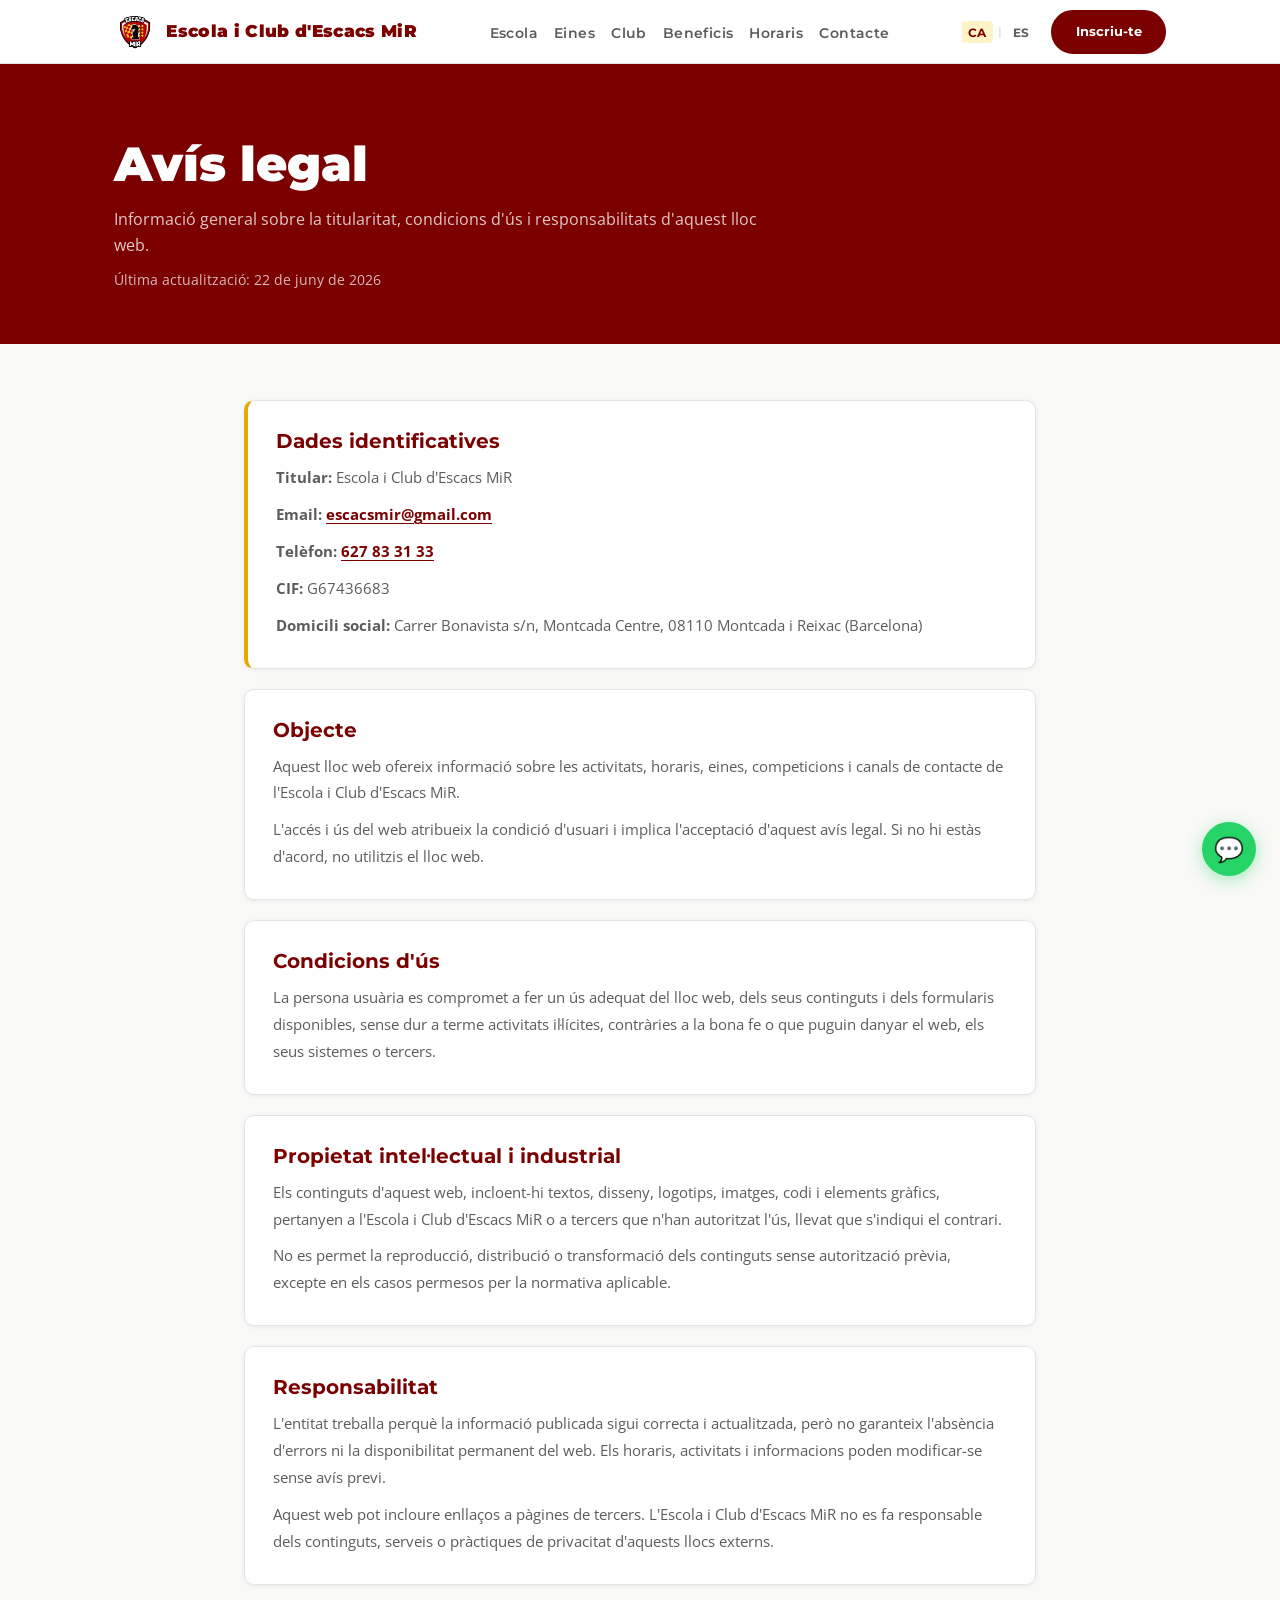
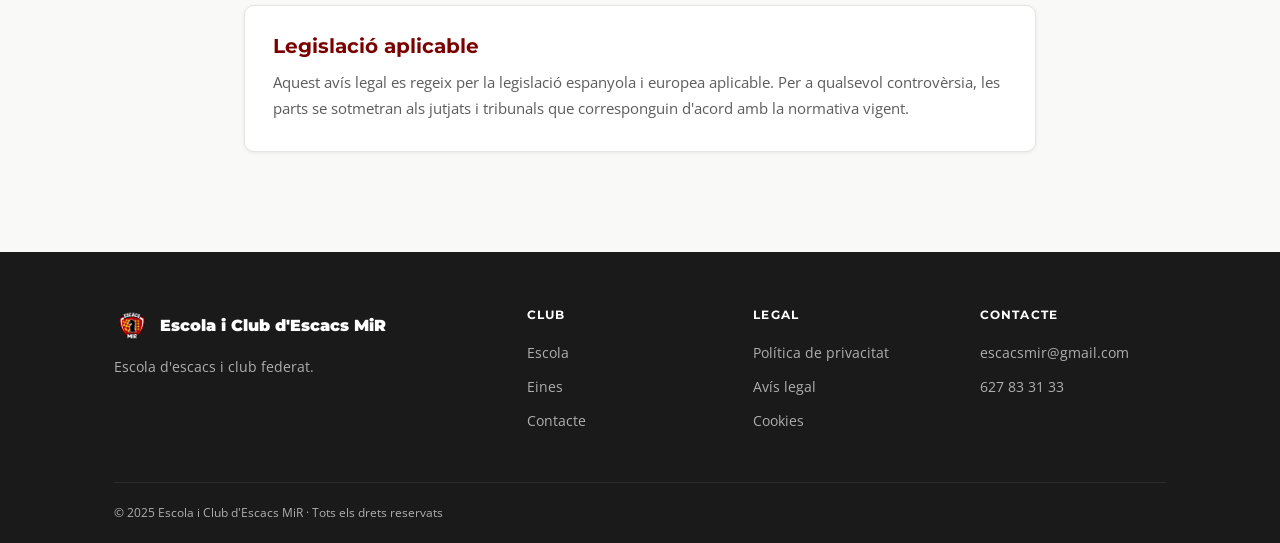
<file: avis-legal.html>
<!DOCTYPE html>
<html lang="ca">
<head>
  <meta charset="UTF-8" />
  <meta name="viewport" content="width=device-width, initial-scale=1.0" />
  <link rel="icon" type="image/png" href="assets/favicon.png" />
  <link rel="apple-touch-icon" href="assets/apple-touch-icon.png" />
  <title>Avís legal · Escola i Club d'Escacs MiR</title>
  <meta name="description" content="Avís legal del web de l'Escola i Club d'Escacs MiR." />

  <link rel="preconnect" href="https://fonts.googleapis.com" />
  <link href="https://fonts.googleapis.com/css2?family=Montserrat:wght@400;600;700;900&family=Open+Sans:wght@400;600&display=swap" rel="stylesheet" />

  <link rel="stylesheet" href="css/tokens.css" />
  <link rel="stylesheet" href="css/base.css" />
  <link rel="stylesheet" href="css/components.css" />
  <link rel="stylesheet" href="css/layout/nav.css" />
  <link rel="stylesheet" href="css/layout/footer.css" />
  <link rel="stylesheet" href="css/sections/legal.css" />
  <link rel="stylesheet" href="css/sections/overlays.css" />
</head>
<body class="lang-ca">
<nav id="main-nav">
  <div class="nav-inner container">
    <a href="index.html#inici" class="nav-logo">
      <img src="assets/logo escola transp.png" alt="Escola i Club d'Escacs MiR" />
      <span class="nav-logo-text">
        <span class="ca">Escola i Club d'Escacs MiR</span>
        <span class="es">Club Ajedrez MiR</span>
      </span>
    </a>
    <ul class="nav-links">
      <li><a href="index.html#escola"><span class="ca">Escola</span><span class="es">Escuela</span></a></li>
      <li><a href="index.html#eines"><span class="ca">Eines</span><span class="es">Herramientas</span></a></li>
      <li><a href="index.html#competicio"><span class="ca">Club</span><span class="es">Club</span></a></li>
      <li><a href="beneficis.html"><span class="ca">Beneficis</span><span class="es">Beneficios</span></a></li>
      <li><a href="index.html#horaris"><span class="ca">Horaris</span><span class="es">Horarios</span></a></li>
      <li><a href="index.html#contacte"><span class="ca">Contacte</span><span class="es">Contacto</span></a></li>
    </ul>
    <div class="nav-right">
      <div class="lang-toggle">
        <button class="lang-btn active" data-lang="ca">CA</button>
        <span>|</span>
        <button class="lang-btn" data-lang="es">ES</button>
      </div>
      <a href="index.html#contacte" class="btn btn-maroon nav-cta">
        <span class="ca">Inscriu-te</span>
        <span class="es">Inscríbete</span>
      </a>
      <button class="nav-hamburger" aria-label="Menú" aria-expanded="false">
        <span></span><span></span><span></span>
      </button>
    </div>
  </div>
</nav>

<div class="nav-mobile" role="dialog" aria-label="Menú">
  <ul>
    <li><a href="index.html#escola"><span class="ca">Escola</span><span class="es">Escuela</span></a></li>
    <li><a href="index.html#eines"><span class="ca">Eines</span><span class="es">Herramientas</span></a></li>
    <li><a href="index.html#competicio"><span class="ca">Club federat</span><span class="es">Club federado</span></a></li>
    <li><a href="beneficis.html"><span class="ca">Beneficis</span><span class="es">Beneficios</span></a></li>
    <li><a href="index.html#horaris"><span class="ca">Horaris</span><span class="es">Horarios</span></a></li>
    <li><a href="index.html#contacte"><span class="ca">Contacte</span><span class="es">Contacto</span></a></li>
  </ul>
</div>

<header class="legal-hero">
  <div class="container">
    <h1><span class="ca">Avís legal</span><span class="es">Aviso legal</span></h1>
    <p>
      <span class="ca">Informació general sobre la titularitat, condicions d'ús i responsabilitats d'aquest lloc web.</span>
      <span class="es">Información general sobre la titularidad, condiciones de uso y responsabilidades de este sitio web.</span>
    </p>
    <div class="legal-meta">
      <span class="ca">Última actualització: 22 de juny de 2026</span>
      <span class="es">Última actualización: 22 de junio de 2026</span>
    </div>
  </div>
</header>

<main class="legal-page">
  <div class="container legal-content">
    <section class="legal-block legal-note">
      <h2><span class="ca">Dades identificatives</span><span class="es">Datos identificativos</span></h2>
      <p><strong><span class="ca">Titular:</span><span class="es">Titular:</span></strong> Escola i Club d'Escacs MiR</p>
      <p><strong>Email:</strong> <a href="mailto:escacsmir@gmail.com">escacsmir@gmail.com</a></p>
      <p><strong><span class="ca">Telèfon:</span><span class="es">Teléfono:</span></strong> <a href="tel:+34627833133">627 83 31 33</a></p>
      <p><strong>CIF:</strong> G67436683</p>
      <p><strong><span class="ca">Domicili social:</span><span class="es">Domicilio social:</span></strong> Carrer Bonavista s/n, Montcada Centre, 08110 Montcada i Reixac (Barcelona)</p>
    </section>

    <section class="legal-block">
      <h2><span class="ca">Objecte</span><span class="es">Objeto</span></h2>
      <p>
        <span class="ca">Aquest lloc web ofereix informació sobre les activitats, horaris, eines, competicions i canals de contacte de l'Escola i Club d'Escacs MiR.</span>
        <span class="es">Este sitio web ofrece información sobre las actividades, horarios, herramientas, competiciones y canales de contacto de la Escola i Club d'Escacs MiR.</span>
      </p>
      <p>
        <span class="ca">L'accés i ús del web atribueix la condició d'usuari i implica l'acceptació d'aquest avís legal. Si no hi estàs d'acord, no utilitzis el lloc web.</span>
        <span class="es">El acceso y uso de la web atribuye la condición de usuario e implica la aceptación de este aviso legal. Si no estás de acuerdo, no utilices el sitio web.</span>
      </p>
    </section>

    <section class="legal-block">
      <h2><span class="ca">Condicions d'ús</span><span class="es">Condiciones de uso</span></h2>
      <p>
        <span class="ca">La persona usuària es compromet a fer un ús adequat del lloc web, dels seus continguts i dels formularis disponibles, sense dur a terme activitats il·lícites, contràries a la bona fe o que puguin danyar el web, els seus sistemes o tercers.</span>
        <span class="es">La persona usuaria se compromete a hacer un uso adecuado del sitio web, de sus contenidos y de los formularios disponibles, sin realizar actividades ilícitas, contrarias a la buena fe o que puedan dañar la web, sus sistemas o a terceros.</span>
      </p>
    </section>

    <section class="legal-block">
      <h2><span class="ca">Propietat intel·lectual i industrial</span><span class="es">Propiedad intelectual e industrial</span></h2>
      <p>
        <span class="ca">Els continguts d'aquest web, incloent-hi textos, disseny, logotips, imatges, codi i elements gràfics, pertanyen a l'Escola i Club d'Escacs MiR o a tercers que n'han autoritzat l'ús, llevat que s'indiqui el contrari.</span>
        <span class="es">Los contenidos de esta web, incluyendo textos, diseño, logotipos, imágenes, código y elementos gráficos, pertenecen a la Escola i Club d'Escacs MiR o a terceros que han autorizado su uso, salvo que se indique lo contrario.</span>
      </p>
      <p>
        <span class="ca">No es permet la reproducció, distribució o transformació dels continguts sense autorització prèvia, excepte en els casos permesos per la normativa aplicable.</span>
        <span class="es">No se permite la reproducción, distribución o transformación de los contenidos sin autorización previa, excepto en los casos permitidos por la normativa aplicable.</span>
      </p>
    </section>

    <section class="legal-block">
      <h2><span class="ca">Responsabilitat</span><span class="es">Responsabilidad</span></h2>
      <p>
        <span class="ca">L'entitat treballa perquè la informació publicada sigui correcta i actualitzada, però no garanteix l'absència d'errors ni la disponibilitat permanent del web. Els horaris, activitats i informacions poden modificar-se sense avís previ.</span>
        <span class="es">La entidad trabaja para que la información publicada sea correcta y esté actualizada, pero no garantiza la ausencia de errores ni la disponibilidad permanente de la web. Los horarios, actividades e informaciones pueden modificarse sin previo aviso.</span>
      </p>
      <p>
        <span class="ca">Aquest web pot incloure enllaços a pàgines de tercers. L'Escola i Club d'Escacs MiR no es fa responsable dels continguts, serveis o pràctiques de privacitat d'aquests llocs externs.</span>
        <span class="es">Esta web puede incluir enlaces a páginas de terceros. La Escola i Club d'Escacs MiR no se hace responsable de los contenidos, servicios o prácticas de privacidad de dichos sitios externos.</span>
      </p>
    </section>

    <section class="legal-block">
      <h2><span class="ca">Legislació aplicable</span><span class="es">Legislación aplicable</span></h2>
      <p>
        <span class="ca">Aquest avís legal es regeix per la legislació espanyola i europea aplicable. Per a qualsevol controvèrsia, les parts se sotmetran als jutjats i tribunals que corresponguin d'acord amb la normativa vigent.</span>
        <span class="es">Este aviso legal se rige por la legislación española y europea aplicable. Para cualquier controversia, las partes se someterán a los juzgados y tribunales que correspondan de acuerdo con la normativa vigente.</span>
      </p>
    </section>
  </div>
</main>

<footer class="site-footer">
  <div class="container">
    <div class="footer-inner">
      <div class="footer-brand">
        <div class="brand-logo">
          <img src="assets/logo escola transp.png" alt="Escola i Club d'Escacs MiR" />
          <span class="brand-name"><span class="ca">Escola i Club d'Escacs MiR</span><span class="es">Club Ajedrez MiR</span></span>
        </div>
        <p><span class="ca">Escola d'escacs i club federat.</span><span class="es">Escuela de ajedrez y club federado.</span></p>
      </div>
      <div class="footer-col">
        <h4><span class="ca">Club</span><span class="es">Club</span></h4>
        <ul>
          <li><a href="index.html#escola"><span class="ca">Escola</span><span class="es">Escuela</span></a></li>
          <li><a href="index.html#eines"><span class="ca">Eines</span><span class="es">Herramientas</span></a></li>
          <li><a href="index.html#contacte"><span class="ca">Contacte</span><span class="es">Contacto</span></a></li>
        </ul>
      </div>
      <div class="footer-col">
        <h4><span class="ca">Legal</span><span class="es">Legal</span></h4>
        <ul>
          <li><a href="politica-privacitat.html"><span class="ca">Política de privacitat</span><span class="es">Política de privacidad</span></a></li>
          <li><a href="avis-legal.html"><span class="ca">Avís legal</span><span class="es">Aviso legal</span></a></li>
          <li><a href="cookies.html"><span class="ca">Cookies</span><span class="es">Cookies</span></a></li>
        </ul>
      </div>
      <div class="footer-col">
        <h4><span class="ca">Contacte</span><span class="es">Contacto</span></h4>
        <ul>
          <li><a href="mailto:escacsmir@gmail.com">escacsmir@gmail.com</a></li>
          <li><a href="tel:+34627833133">627 83 31 33</a></li>
        </ul>
      </div>
    </div>
    <div class="footer-bottom">
      <span>© 2025 Escola i Club d'Escacs MiR · <span class="ca">Tots els drets reservats</span><span class="es">Todos los derechos reservados</span></span>
    </div>
  </div>
</footer>

<a href="https://wa.me/34627833133" class="whatsapp-float" target="_blank" rel="noopener" title="WhatsApp">💬</a>

<script src="js/main.js" defer></script>
</body>
</html>
</file>
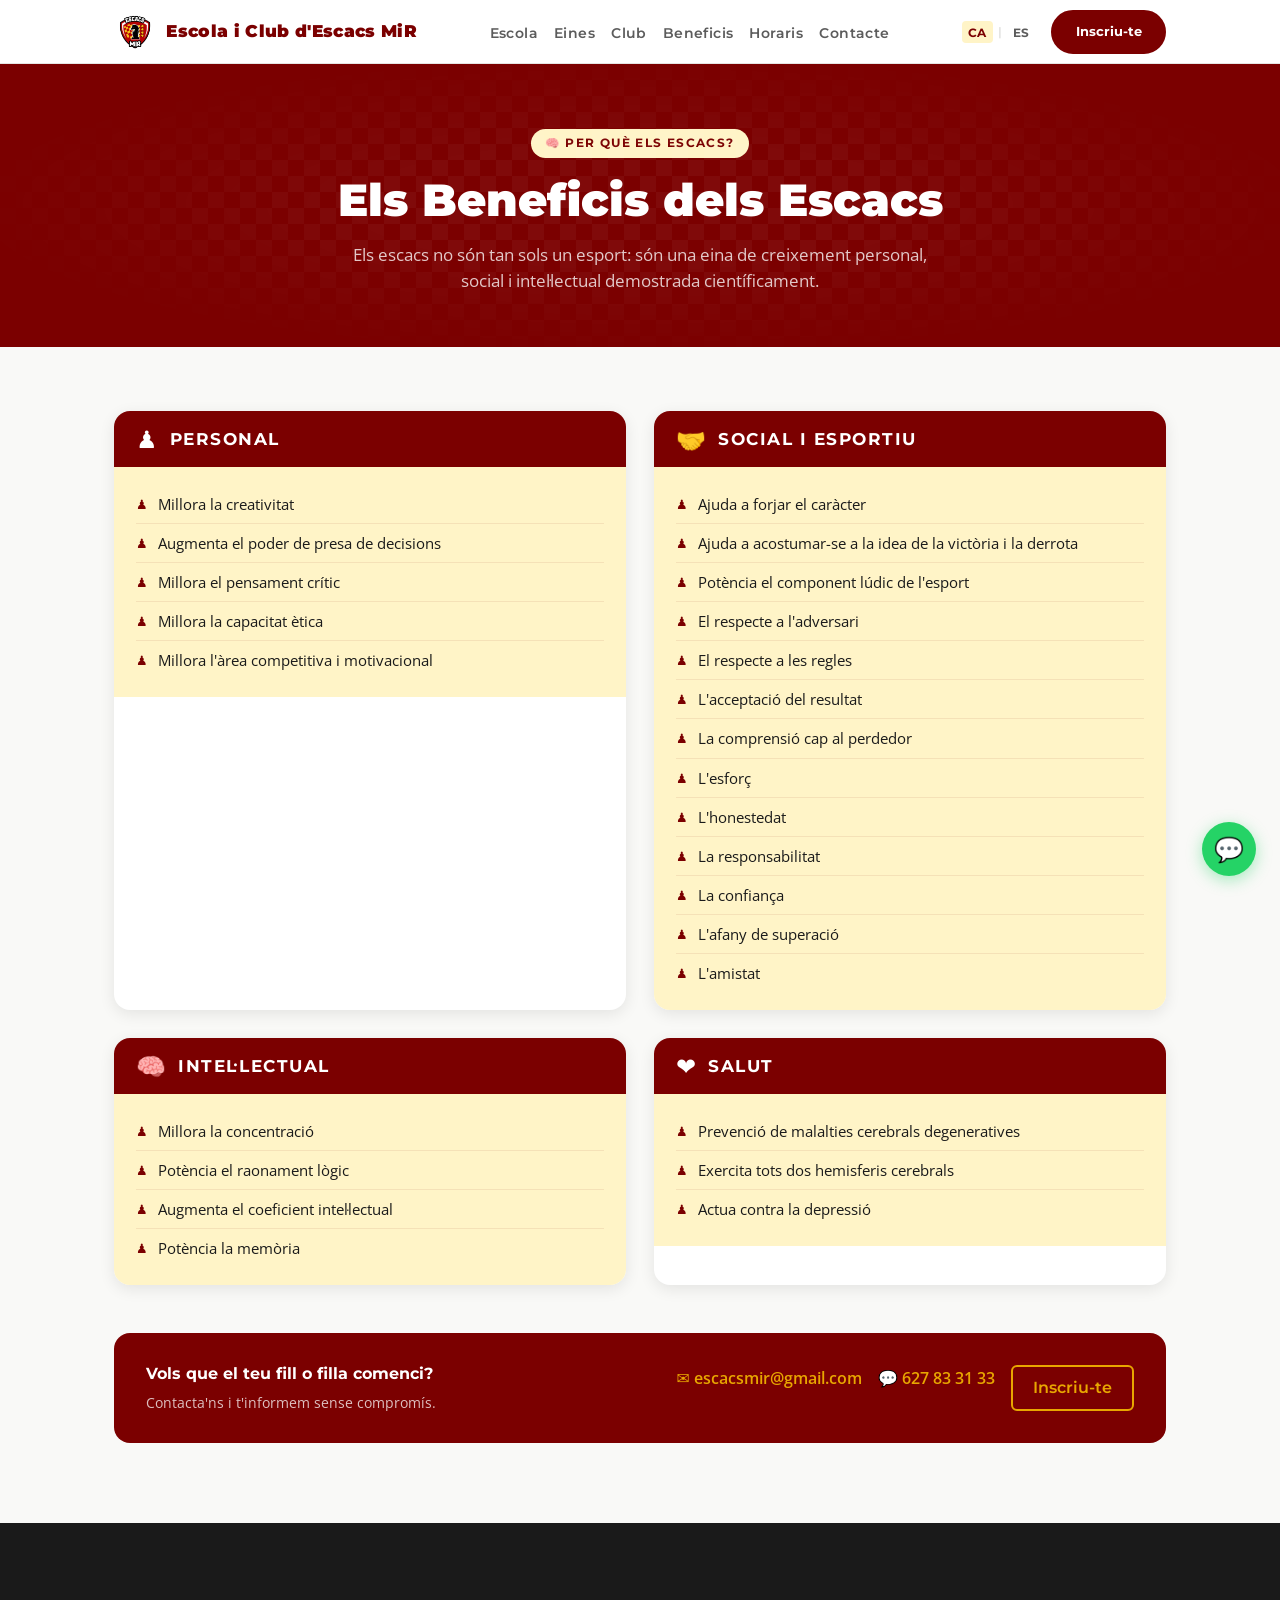
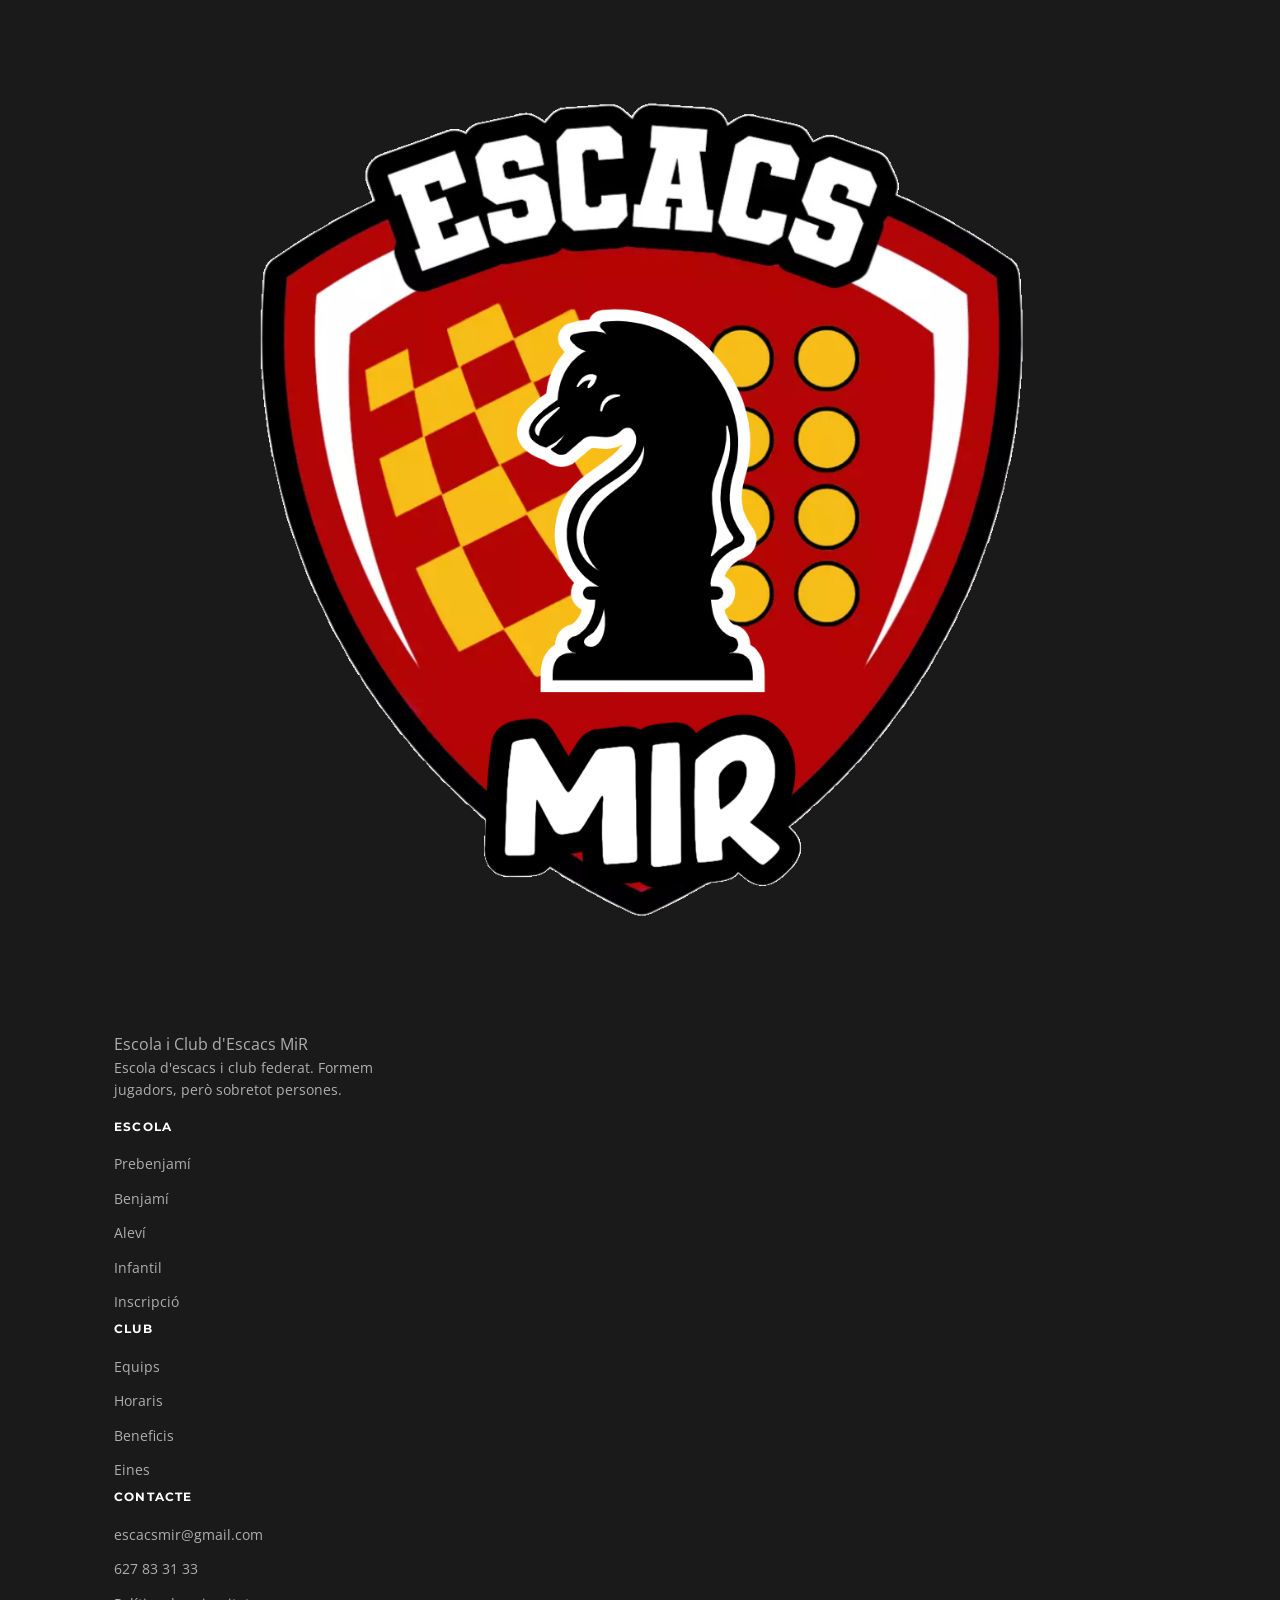
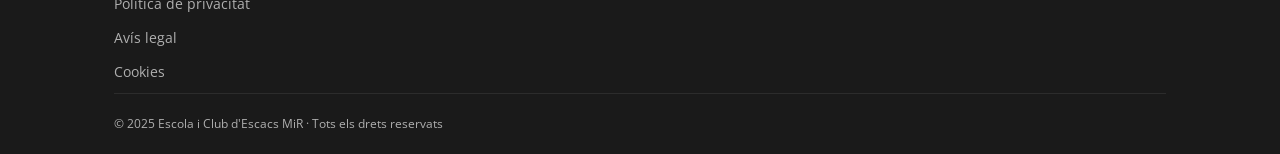
<file: beneficis.html>
<!DOCTYPE html>
<html lang="ca">
<head>
  <meta charset="UTF-8" />
  <meta name="viewport" content="width=device-width, initial-scale=1.0" />
  <link rel="icon" type="image/png" href="assets/favicon.png" />
  <link rel="apple-touch-icon" href="assets/apple-touch-icon.png" />
  <title>Beneficis dels Escacs · Escola i Club d'Escacs MiR</title>
  <meta name="description" content="Descobreix els beneficis dels escacs: personal, social, intel·lectual i de salut. Escola i Club d'Escacs MiR · Montcada i Reixac." />

  <link rel="preconnect" href="https://fonts.googleapis.com" />
  <link href="https://fonts.googleapis.com/css2?family=Montserrat:wght@400;600;700;900&family=Open+Sans:wght@400;600&display=swap" rel="stylesheet" />

  <link rel="stylesheet" href="css/tokens.css" />
  <link rel="stylesheet" href="css/base.css" />
  <link rel="stylesheet" href="css/components.css" />
  <link rel="stylesheet" href="css/layout/nav.css" />
  <link rel="stylesheet" href="css/layout/footer.css" />
  <link rel="stylesheet" href="css/sections/overlays.css" />

  <style>
    .ben-hero {
      background: var(--maroon);
      color: white;
      padding: 64px 0 52px;
      text-align: center;
      position: relative;
      overflow: hidden;
    }
    .ben-hero::before {
      content: '';
      position: absolute; inset: 0;
      background: repeating-conic-gradient(
        rgba(255,255,255,0.04) 0% 25%, transparent 0% 50%
      ) 0 0 / 32px 32px;
      mask-image: radial-gradient(ellipse at center, black 30%, transparent 75%);
      pointer-events: none;
    }
    .ben-hero .section-eyebrow { margin-bottom: 16px; }
    .ben-hero h1 {
      font-family: 'Montserrat', sans-serif;
      font-size: clamp(1.8em, 4vw, 2.8em);
      font-weight: 900;
      color: white;
      margin-bottom: 14px;
    }
    .ben-hero p {
      color: rgba(255,255,255,0.78);
      max-width: 580px;
      margin: 0 auto;
      font-size: 1.05em;
      line-height: 1.6;
    }

    .ben-page { padding: 64px 0 80px; background: var(--bg); }

    .ben-grid {
      display: grid;
      grid-template-columns: 1fr 1fr;
      gap: 28px;
    }
    @media (max-width: 700px) {
      .ben-grid { grid-template-columns: 1fr; }
    }

    .ben-cat {
      background: white;
      border-radius: var(--radius-lg);
      box-shadow: var(--shadow);
      overflow: hidden;
    }
    .ben-cat-header {
      display: flex;
      align-items: center;
      gap: 12px;
      background: var(--maroon);
      color: white;
      padding: 16px 22px;
    }
    .ben-cat-icon { font-size: 1.5em; line-height: 1; }
    .ben-cat-header h2 {
      font-family: 'Montserrat', sans-serif;
      font-size: 1.05em;
      font-weight: 700;
      text-transform: uppercase;
      letter-spacing: 1.5px;
      color: white;
    }
    .ben-cat-list {
      list-style: none;
      padding: 18px 22px;
      background: var(--cream);
      margin: 0;
    }
    .ben-cat-list li {
      display: flex;
      align-items: flex-start;
      gap: 10px;
      padding: 8px 0;
      border-bottom: 1px solid rgba(123,0,0,0.08);
      font-size: 0.95em;
      line-height: 1.45;
    }
    .ben-cat-list li:last-child { border-bottom: none; }
    .ben-cat-list li::before {
      content: '♟';
      color: var(--maroon);
      font-size: 0.85em;
      margin-top: 2px;
      flex-shrink: 0;
    }

    .ben-contact {
      margin-top: 48px;
      background: var(--maroon);
      border-radius: var(--radius-lg);
      padding: 28px 32px;
      display: flex;
      align-items: center;
      justify-content: space-between;
      gap: 20px;
      flex-wrap: wrap;
    }
    .ben-contact-text {
      color: white;
      font-family: 'Montserrat', sans-serif;
      font-weight: 600;
    }
    .ben-contact-text p { color: rgba(255,255,255,0.75); font-size: 0.9em; margin-top: 4px; font-family: 'Open Sans', sans-serif; font-weight: 400; }
    .ben-contact-links { display: flex; gap: 16px; flex-wrap: wrap; }
    .ben-contact-links a {
      color: var(--gold);
      font-weight: 600;
      text-decoration: none;
      font-size: 1em;
    }
    .ben-contact-links a:hover { color: var(--gold-l); }
  </style>
</head>
<body class="lang-ca">

<!-- ── NAV ── -->
<nav id="main-nav">
  <div class="nav-inner container">
    <a href="index.html#inici" class="nav-logo">
      <img src="assets/logo escola transp.png" alt="Escola i Club d'Escacs MiR" />
      <span class="nav-logo-text">
        <span class="ca">Escola i Club d'Escacs MiR</span>
        <span class="es">Club Ajedrez MiR</span>
      </span>
    </a>
    <ul class="nav-links">
      <li><a href="index.html#escola"><span class="ca">Escola</span><span class="es">Escuela</span></a></li>
      <li><a href="index.html#eines"><span class="ca">Eines</span><span class="es">Herramientas</span></a></li>
      <li><a href="index.html#competicio"><span class="ca">Club</span><span class="es">Club</span></a></li>
      <li><a href="beneficis.html" class="nav-active"><span class="ca">Beneficis</span><span class="es">Beneficios</span></a></li>
      <li><a href="index.html#horaris"><span class="ca">Horaris</span><span class="es">Horarios</span></a></li>
      <li><a href="index.html#contacte"><span class="ca">Contacte</span><span class="es">Contacto</span></a></li>
    </ul>
    <div class="nav-right">
      <div class="lang-toggle">
        <button class="lang-btn active" data-lang="ca">CA</button>
        <span>|</span>
        <button class="lang-btn" data-lang="es">ES</button>
      </div>
      <a href="index.html#contacte" class="btn btn-maroon nav-cta">
        <span class="ca">Inscriu-te</span>
        <span class="es">Inscríbete</span>
      </a>
      <button class="nav-hamburger" aria-label="Menú" aria-expanded="false">
        <span></span><span></span><span></span>
      </button>
    </div>
  </div>
</nav>

<!-- ── MOBILE MENU ── -->
<div class="nav-mobile" role="dialog" aria-label="Menú">
  <ul>
    <li><a href="index.html#escola"><span class="ca">Escola</span><span class="es">Escuela</span></a></li>
    <li><a href="index.html#eines"><span class="ca">Eines</span><span class="es">Herramientas</span></a></li>
    <li><a href="index.html#competicio"><span class="ca">Club federat</span><span class="es">Club federado</span></a></li>
    <li><a href="beneficis.html"><span class="ca">Beneficis</span><span class="es">Beneficios</span></a></li>
    <li><a href="index.html#horaris"><span class="ca">Horaris</span><span class="es">Horarios</span></a></li>
    <li><a href="index.html#contacte"><span class="ca">Contacte</span><span class="es">Contacto</span></a></li>
  </ul>
  <a href="index.html#contacte" class="btn btn-maroon">
    <span class="ca">Inscriu-te al club</span>
    <span class="es">Inscríbete al club</span>
  </a>
  <div class="lang-toggle" style="margin-top:1rem;">
    <button class="lang-btn active" data-lang="ca">CA</button>
    <span>|</span>
    <button class="lang-btn" data-lang="es">ES</button>
  </div>
</div>


<!-- ── HERO ── -->
<div class="ben-hero">
  <div class="container">
    <div class="section-eyebrow">
      <span class="ca">🧠 Per què els escacs?</span>
      <span class="es">🧠 ¿Por qué el ajedrez?</span>
    </div>
    <h1>
      <span class="ca">Els Beneficis dels Escacs</span>
      <span class="es">Los Beneficios del Ajedrez</span>
    </h1>
    <p>
      <span class="ca">Els escacs no són tan sols un esport: són una eina de creixement personal, social i intel·lectual demostrada científicament.</span>
      <span class="es">El ajedrez no es solo un deporte: es una herramienta de crecimiento personal, social e intelectual demostrada científicamente.</span>
    </p>
  </div>
</div>


<!-- ── CONTINGUT ── -->
<section class="ben-page">
  <div class="container">
    <div class="ben-grid">

      <!-- PERSONAL -->
      <div class="ben-cat">
        <div class="ben-cat-header">
          <span class="ben-cat-icon">♟</span>
          <h2><span class="ca">Personal</span><span class="es">Personal</span></h2>
        </div>
        <ul class="ben-cat-list">
          <li><span class="ca">Millora la creativitat</span><span class="es">Mejora la creatividad</span></li>
          <li><span class="ca">Augmenta el poder de presa de decisions</span><span class="es">Aumenta el poder de toma de decisiones</span></li>
          <li><span class="ca">Millora el pensament crític</span><span class="es">Mejora el pensamiento crítico</span></li>
          <li><span class="ca">Millora la capacitat ètica</span><span class="es">Mejora la capacidad ética</span></li>
          <li><span class="ca">Millora l'àrea competitiva i motivacional</span><span class="es">Mejora el área competitiva y motivacional</span></li>
        </ul>
      </div>

      <!-- SOCIAL I ESPORTIU -->
      <div class="ben-cat">
        <div class="ben-cat-header">
          <span class="ben-cat-icon">🤝</span>
          <h2><span class="ca">Social i Esportiu</span><span class="es">Social y Deportivo</span></h2>
        </div>
        <ul class="ben-cat-list">
          <li><span class="ca">Ajuda a forjar el caràcter</span><span class="es">Ayuda a forjar el carácter</span></li>
          <li><span class="ca">Ajuda a acostumar-se a la idea de la victòria i la derrota</span><span class="es">Ayuda a acostumbrarse a la idea de la victoria y la derrota</span></li>
          <li><span class="ca">Potència el component lúdic de l'esport</span><span class="es">Potencia el componente lúdico del deporte</span></li>
          <li><span class="ca">El respecte a l'adversari</span><span class="es">El respeto al adversario</span></li>
          <li><span class="ca">El respecte a les regles</span><span class="es">El respeto a las reglas</span></li>
          <li><span class="ca">L'acceptació del resultat</span><span class="es">La aceptación del resultado</span></li>
          <li><span class="ca">La comprensió cap al perdedor</span><span class="es">La comprensión hacia el perdedor</span></li>
          <li><span class="ca">L'esforç</span><span class="es">El esfuerzo</span></li>
          <li><span class="ca">L'honestedat</span><span class="es">La honestidad</span></li>
          <li><span class="ca">La responsabilitat</span><span class="es">La responsabilidad</span></li>
          <li><span class="ca">La confiança</span><span class="es">La confianza</span></li>
          <li><span class="ca">L'afany de superació</span><span class="es">El afán de superación</span></li>
          <li><span class="ca">L'amistat</span><span class="es">La amistad</span></li>
        </ul>
      </div>

      <!-- INTEL·LECTUAL -->
      <div class="ben-cat">
        <div class="ben-cat-header">
          <span class="ben-cat-icon">🧠</span>
          <h2><span class="ca">Intel·lectual</span><span class="es">Intelectual</span></h2>
        </div>
        <ul class="ben-cat-list">
          <li><span class="ca">Millora la concentració</span><span class="es">Mejora la concentración</span></li>
          <li><span class="ca">Potència el raonament lògic</span><span class="es">Potencia el razonamiento lógico</span></li>
          <li><span class="ca">Augmenta el coeficient intel·lectual</span><span class="es">Aumenta el coeficiente intelectual</span></li>
          <li><span class="ca">Potència la memòria</span><span class="es">Potencia la memoria</span></li>
        </ul>
      </div>

      <!-- SALUT -->
      <div class="ben-cat">
        <div class="ben-cat-header">
          <span class="ben-cat-icon">❤️</span>
          <h2><span class="ca">Salut</span><span class="es">Salud</span></h2>
        </div>
        <ul class="ben-cat-list">
          <li><span class="ca">Prevenció de malalties cerebrals degeneratives</span><span class="es">Prevención de enfermedades cerebrales degenerativas</span></li>
          <li><span class="ca">Exercita tots dos hemisferis cerebrals</span><span class="es">Ejercita los dos hemisferios cerebrales</span></li>
          <li><span class="ca">Actua contra la depressió</span><span class="es">Actúa contra la depresión</span></li>
        </ul>
      </div>

    </div>

    <!-- CONTACTE -->
    <div class="ben-contact">
      <div class="ben-contact-text">
        <strong><span class="ca">Vols que el teu fill o filla comenci?</span><span class="es">¿Quieres que tu hijo/a empiece?</span></strong>
        <p><span class="ca">Contacta'ns i t'informem sense compromís.</span><span class="es">Contáctanos y te informamos sin compromiso.</span></p>
      </div>
      <div class="ben-contact-links">
        <a href="mailto:escacsmir@gmail.com">✉ escacsmir@gmail.com</a>
        <a href="https://wa.me/34627833133">💬 627 83 31 33</a>
        <a href="index.html#contacte" class="btn btn-outline" style="padding: 8px 20px; border-radius: 6px; border: 2px solid var(--gold); color: var(--gold);">
          <span class="ca">Inscriu-te</span><span class="es">Inscríbete</span>
        </a>
      </div>
    </div>

  </div>
</section>


<!-- ── FOOTER ── -->
<footer class="site-footer">
  <div class="container">
    <div class="footer-grid">
      <div class="footer-brand">
        <img src="assets/logo escola transp.png" alt="Escola i Club d'Escacs MiR" class="footer-logo" />
        <span class="footer-name">Escola i Club d'Escacs MiR</span>
        <p>
          <span class="ca">Escola d'escacs i club federat. Formem jugadors, però sobretot persones.</span>
          <span class="es">Escuela de ajedrez y club federado. Formamos jugadores, pero sobre todo personas.</span>
        </p>
      </div>
      <div class="footer-col">
        <h4><span class="ca">Escola</span><span class="es">Escuela</span></h4>
        <ul>
          <li><a href="index.html#escola"><span class="ca">Prebenjamí</span><span class="es">Pre-Benjamín</span></a></li>
          <li><a href="index.html#escola"><span class="ca">Benjamí</span><span class="es">Benjamín</span></a></li>
          <li><a href="index.html#escola"><span class="ca">Aleví</span><span class="es">Alevín</span></a></li>
          <li><a href="index.html#escola"><span class="ca">Infantil</span><span class="es">Infantil</span></a></li>
          <li><a href="index.html#contacte"><span class="ca">Inscripció</span><span class="es">Inscripción</span></a></li>
        </ul>
      </div>
      <div class="footer-col">
        <h4><span class="ca">Club</span><span class="es">Club</span></h4>
        <ul>
          <li><a href="index.html#competicio"><span class="ca">Equips</span><span class="es">Equipos</span></a></li>
          <li><a href="index.html#horaris"><span class="ca">Horaris</span><span class="es">Horarios</span></a></li>
          <li><a href="beneficis.html"><span class="ca">Beneficis</span><span class="es">Beneficios</span></a></li>
          <li><a href="index.html#eines"><span class="ca">Eines</span><span class="es">Herramientas</span></a></li>
        </ul>
      </div>
      <div class="footer-col">
        <h4><span class="ca">Contacte</span><span class="es">Contacto</span></h4>
        <ul>
          <li><a href="mailto:escacsmir@gmail.com">escacsmir@gmail.com</a></li>
          <li><a href="tel:+34627833133">627 83 31 33</a></li>
          <li><a href="politica-privacitat.html"><span class="ca">Política de privacitat</span><span class="es">Política de privacidad</span></a></li>
          <li><a href="avis-legal.html"><span class="ca">Avís legal</span><span class="es">Aviso legal</span></a></li>
          <li><a href="cookies.html"><span class="ca">Cookies</span><span class="es">Cookies</span></a></li>
        </ul>
      </div>
    </div>
    <div class="footer-bottom">
      <span>© 2025 Escola i Club d'Escacs MiR · <span class="ca">Tots els drets reservats</span><span class="es">Todos los derechos reservados</span></span>
    </div>
  </div>
</footer>

<a href="https://wa.me/34627833133" class="whatsapp-float" target="_blank" rel="noopener" title="WhatsApp">💬</a>

<script src="js/main.js"></script>
</body>
</html>
</file>
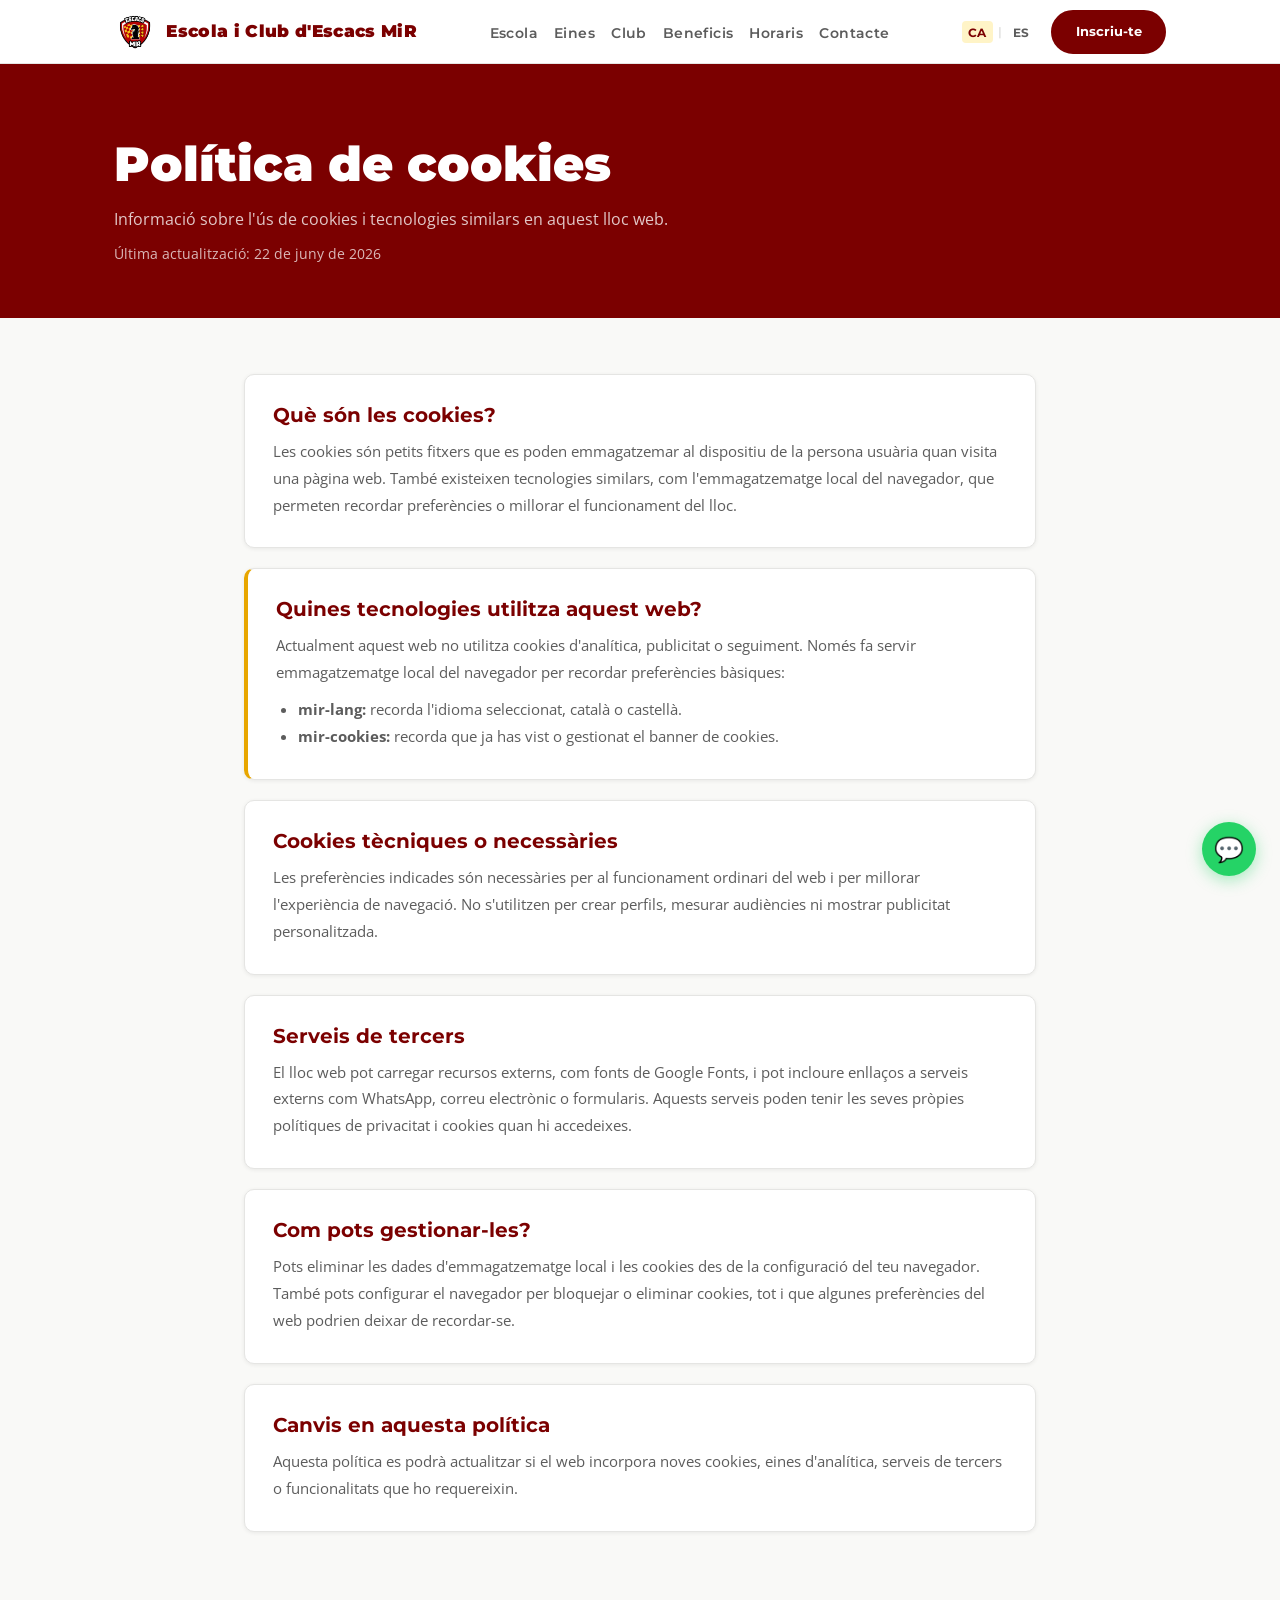
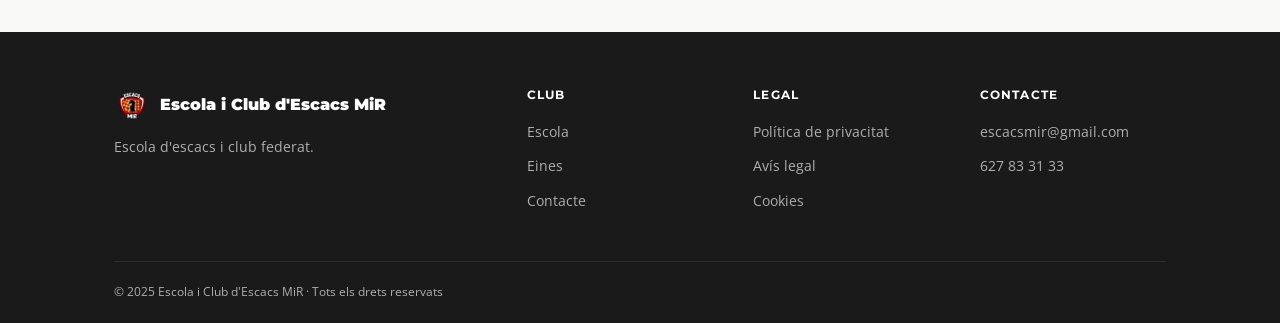
<file: cookies.html>
<!DOCTYPE html>
<html lang="ca">
<head>
  <meta charset="UTF-8" />
  <meta name="viewport" content="width=device-width, initial-scale=1.0" />
  <link rel="icon" type="image/png" href="assets/favicon.png" />
  <link rel="apple-touch-icon" href="assets/apple-touch-icon.png" />
  <title>Política de cookies · Escola i Club d'Escacs MiR</title>
  <meta name="description" content="Política de cookies del web de l'Escola i Club d'Escacs MiR." />

  <link rel="preconnect" href="https://fonts.googleapis.com" />
  <link href="https://fonts.googleapis.com/css2?family=Montserrat:wght@400;600;700;900&family=Open+Sans:wght@400;600&display=swap" rel="stylesheet" />

  <link rel="stylesheet" href="css/tokens.css" />
  <link rel="stylesheet" href="css/base.css" />
  <link rel="stylesheet" href="css/components.css" />
  <link rel="stylesheet" href="css/layout/nav.css" />
  <link rel="stylesheet" href="css/layout/footer.css" />
  <link rel="stylesheet" href="css/sections/legal.css" />
  <link rel="stylesheet" href="css/sections/overlays.css" />
</head>
<body class="lang-ca">
<nav id="main-nav">
  <div class="nav-inner container">
    <a href="index.html#inici" class="nav-logo">
      <img src="assets/logo escola transp.png" alt="Escola i Club d'Escacs MiR" />
      <span class="nav-logo-text"><span class="ca">Escola i Club d'Escacs MiR</span><span class="es">Club Ajedrez MiR</span></span>
    </a>
    <ul class="nav-links">
      <li><a href="index.html#escola"><span class="ca">Escola</span><span class="es">Escuela</span></a></li>
      <li><a href="index.html#eines"><span class="ca">Eines</span><span class="es">Herramientas</span></a></li>
      <li><a href="index.html#competicio"><span class="ca">Club</span><span class="es">Club</span></a></li>
      <li><a href="beneficis.html"><span class="ca">Beneficis</span><span class="es">Beneficios</span></a></li>
      <li><a href="index.html#horaris"><span class="ca">Horaris</span><span class="es">Horarios</span></a></li>
      <li><a href="index.html#contacte"><span class="ca">Contacte</span><span class="es">Contacto</span></a></li>
    </ul>
    <div class="nav-right">
      <div class="lang-toggle">
        <button class="lang-btn active" data-lang="ca">CA</button>
        <span>|</span>
        <button class="lang-btn" data-lang="es">ES</button>
      </div>
      <a href="index.html#contacte" class="btn btn-maroon nav-cta"><span class="ca">Inscriu-te</span><span class="es">Inscríbete</span></a>
      <button class="nav-hamburger" aria-label="Menú" aria-expanded="false"><span></span><span></span><span></span></button>
    </div>
  </div>
</nav>

<div class="nav-mobile" role="dialog" aria-label="Menú">
  <ul>
    <li><a href="index.html#escola"><span class="ca">Escola</span><span class="es">Escuela</span></a></li>
    <li><a href="index.html#eines"><span class="ca">Eines</span><span class="es">Herramientas</span></a></li>
    <li><a href="index.html#competicio"><span class="ca">Club federat</span><span class="es">Club federado</span></a></li>
    <li><a href="beneficis.html"><span class="ca">Beneficis</span><span class="es">Beneficios</span></a></li>
    <li><a href="index.html#horaris"><span class="ca">Horaris</span><span class="es">Horarios</span></a></li>
    <li><a href="index.html#contacte"><span class="ca">Contacte</span><span class="es">Contacto</span></a></li>
  </ul>
</div>

<header class="legal-hero">
  <div class="container">
    <h1><span class="ca">Política de cookies</span><span class="es">Política de cookies</span></h1>
    <p>
      <span class="ca">Informació sobre l'ús de cookies i tecnologies similars en aquest lloc web.</span>
      <span class="es">Información sobre el uso de cookies y tecnologías similares en este sitio web.</span>
    </p>
    <div class="legal-meta">
      <span class="ca">Última actualització: 22 de juny de 2026</span>
      <span class="es">Última actualización: 22 de junio de 2026</span>
    </div>
  </div>
</header>

<main class="legal-page">
  <div class="container legal-content">
    <section class="legal-block">
      <h2><span class="ca">Què són les cookies?</span><span class="es">¿Qué son las cookies?</span></h2>
      <p>
        <span class="ca">Les cookies són petits fitxers que es poden emmagatzemar al dispositiu de la persona usuària quan visita una pàgina web. També existeixen tecnologies similars, com l'emmagatzematge local del navegador, que permeten recordar preferències o millorar el funcionament del lloc.</span>
        <span class="es">Las cookies son pequeños archivos que pueden almacenarse en el dispositivo de la persona usuaria cuando visita una página web. También existen tecnologías similares, como el almacenamiento local del navegador, que permiten recordar preferencias o mejorar el funcionamiento del sitio.</span>
      </p>
    </section>

    <section class="legal-block legal-note">
      <h2><span class="ca">Quines tecnologies utilitza aquest web?</span><span class="es">¿Qué tecnologías utiliza esta web?</span></h2>
      <p>
        <span class="ca">Actualment aquest web no utilitza cookies d'analítica, publicitat o seguiment. Només fa servir emmagatzematge local del navegador per recordar preferències bàsiques:</span>
        <span class="es">Actualmente esta web no utiliza cookies de analítica, publicidad o seguimiento. Solo usa almacenamiento local del navegador para recordar preferencias básicas:</span>
      </p>
      <ul>
        <li><strong>mir-lang:</strong> <span class="ca">recorda l'idioma seleccionat, català o castellà.</span><span class="es">recuerda el idioma seleccionado, catalán o castellano.</span></li>
        <li><strong>mir-cookies:</strong> <span class="ca">recorda que ja has vist o gestionat el banner de cookies.</span><span class="es">recuerda que ya has visto o gestionado el banner de cookies.</span></li>
      </ul>
    </section>

    <section class="legal-block">
      <h2><span class="ca">Cookies tècniques o necessàries</span><span class="es">Cookies técnicas o necesarias</span></h2>
      <p>
        <span class="ca">Les preferències indicades són necessàries per al funcionament ordinari del web i per millorar l'experiència de navegació. No s'utilitzen per crear perfils, mesurar audiències ni mostrar publicitat personalitzada.</span>
        <span class="es">Las preferencias indicadas son necesarias para el funcionamiento ordinario de la web y para mejorar la experiencia de navegación. No se utilizan para crear perfiles, medir audiencias ni mostrar publicidad personalizada.</span>
      </p>
    </section>

    <section class="legal-block">
      <h2><span class="ca">Serveis de tercers</span><span class="es">Servicios de terceros</span></h2>
      <p>
        <span class="ca">El lloc web pot carregar recursos externs, com fonts de Google Fonts, i pot incloure enllaços a serveis externs com WhatsApp, correu electrònic o formularis. Aquests serveis poden tenir les seves pròpies polítiques de privacitat i cookies quan hi accedeixes.</span>
        <span class="es">El sitio web puede cargar recursos externos, como fuentes de Google Fonts, y puede incluir enlaces a servicios externos como WhatsApp, correo electrónico o formularios. Estos servicios pueden tener sus propias políticas de privacidad y cookies cuando accedes a ellos.</span>
      </p>
    </section>

    <section class="legal-block">
      <h2><span class="ca">Com pots gestionar-les?</span><span class="es">¿Cómo puedes gestionarlas?</span></h2>
      <p>
        <span class="ca">Pots eliminar les dades d'emmagatzematge local i les cookies des de la configuració del teu navegador. També pots configurar el navegador per bloquejar o eliminar cookies, tot i que algunes preferències del web podrien deixar de recordar-se.</span>
        <span class="es">Puedes eliminar los datos de almacenamiento local y las cookies desde la configuración de tu navegador. También puedes configurar el navegador para bloquear o eliminar cookies, aunque algunas preferencias de la web podrían dejar de recordarse.</span>
      </p>
    </section>

    <section class="legal-block">
      <h2><span class="ca">Canvis en aquesta política</span><span class="es">Cambios en esta política</span></h2>
      <p>
        <span class="ca">Aquesta política es podrà actualitzar si el web incorpora noves cookies, eines d'analítica, serveis de tercers o funcionalitats que ho requereixin.</span>
        <span class="es">Esta política podrá actualizarse si la web incorpora nuevas cookies, herramientas de analítica, servicios de terceros o funcionalidades que lo requieran.</span>
      </p>
    </section>
  </div>
</main>

<footer class="site-footer">
  <div class="container">
    <div class="footer-inner">
      <div class="footer-brand">
        <div class="brand-logo">
          <img src="assets/logo escola transp.png" alt="Escola i Club d'Escacs MiR" />
          <span class="brand-name"><span class="ca">Escola i Club d'Escacs MiR</span><span class="es">Club Ajedrez MiR</span></span>
        </div>
        <p><span class="ca">Escola d'escacs i club federat.</span><span class="es">Escuela de ajedrez y club federado.</span></p>
      </div>
      <div class="footer-col">
        <h4><span class="ca">Club</span><span class="es">Club</span></h4>
        <ul>
          <li><a href="index.html#escola"><span class="ca">Escola</span><span class="es">Escuela</span></a></li>
          <li><a href="index.html#eines"><span class="ca">Eines</span><span class="es">Herramientas</span></a></li>
          <li><a href="index.html#contacte"><span class="ca">Contacte</span><span class="es">Contacto</span></a></li>
        </ul>
      </div>
      <div class="footer-col">
        <h4><span class="ca">Legal</span><span class="es">Legal</span></h4>
        <ul>
          <li><a href="politica-privacitat.html"><span class="ca">Política de privacitat</span><span class="es">Política de privacidad</span></a></li>
          <li><a href="avis-legal.html"><span class="ca">Avís legal</span><span class="es">Aviso legal</span></a></li>
          <li><a href="cookies.html"><span class="ca">Cookies</span><span class="es">Cookies</span></a></li>
        </ul>
      </div>
      <div class="footer-col">
        <h4><span class="ca">Contacte</span><span class="es">Contacto</span></h4>
        <ul>
          <li><a href="mailto:escacsmir@gmail.com">escacsmir@gmail.com</a></li>
          <li><a href="tel:+34627833133">627 83 31 33</a></li>
        </ul>
      </div>
    </div>
    <div class="footer-bottom">
      <span>© 2025 Escola i Club d'Escacs MiR · <span class="ca">Tots els drets reservats</span><span class="es">Todos los derechos reservados</span></span>
    </div>
  </div>
</footer>

<a href="https://wa.me/34627833133" class="whatsapp-float" target="_blank" rel="noopener" title="WhatsApp">💬</a>

<script src="js/main.js" defer></script>
</body>
</html>
</file>
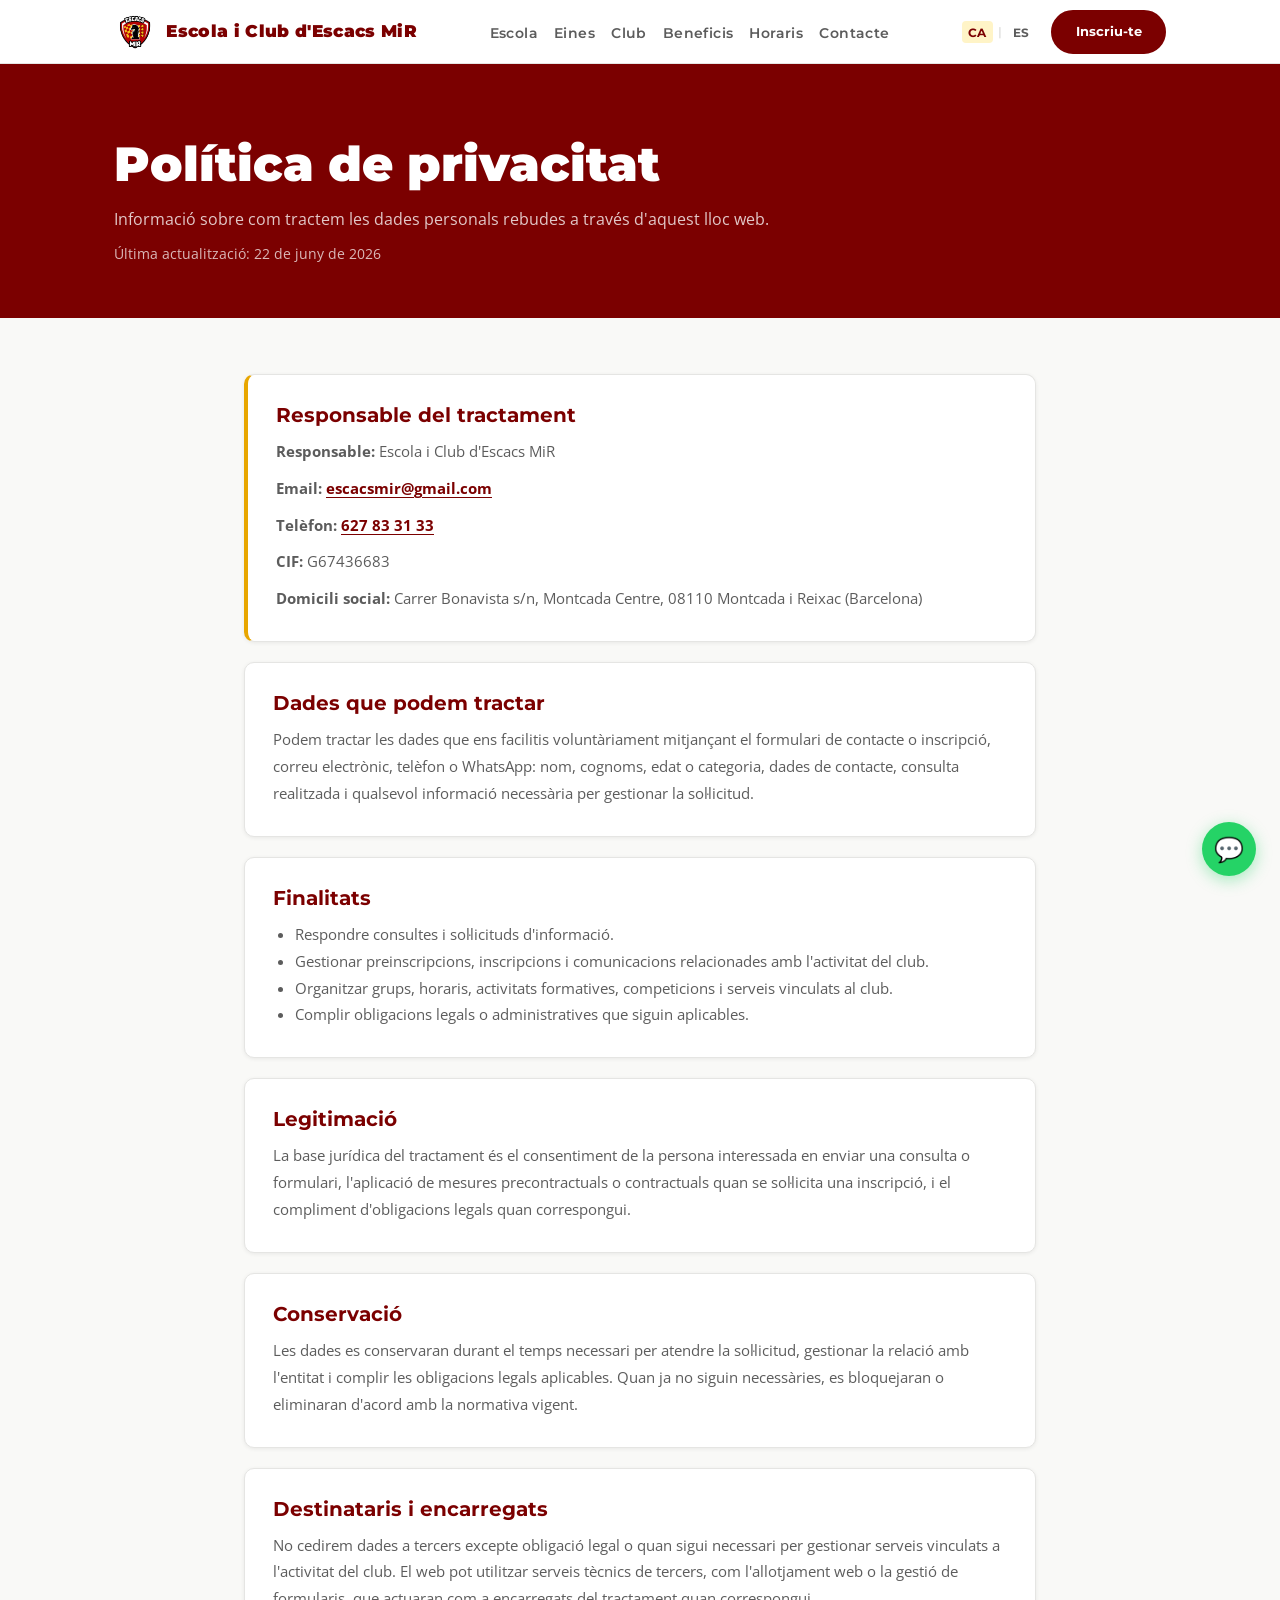
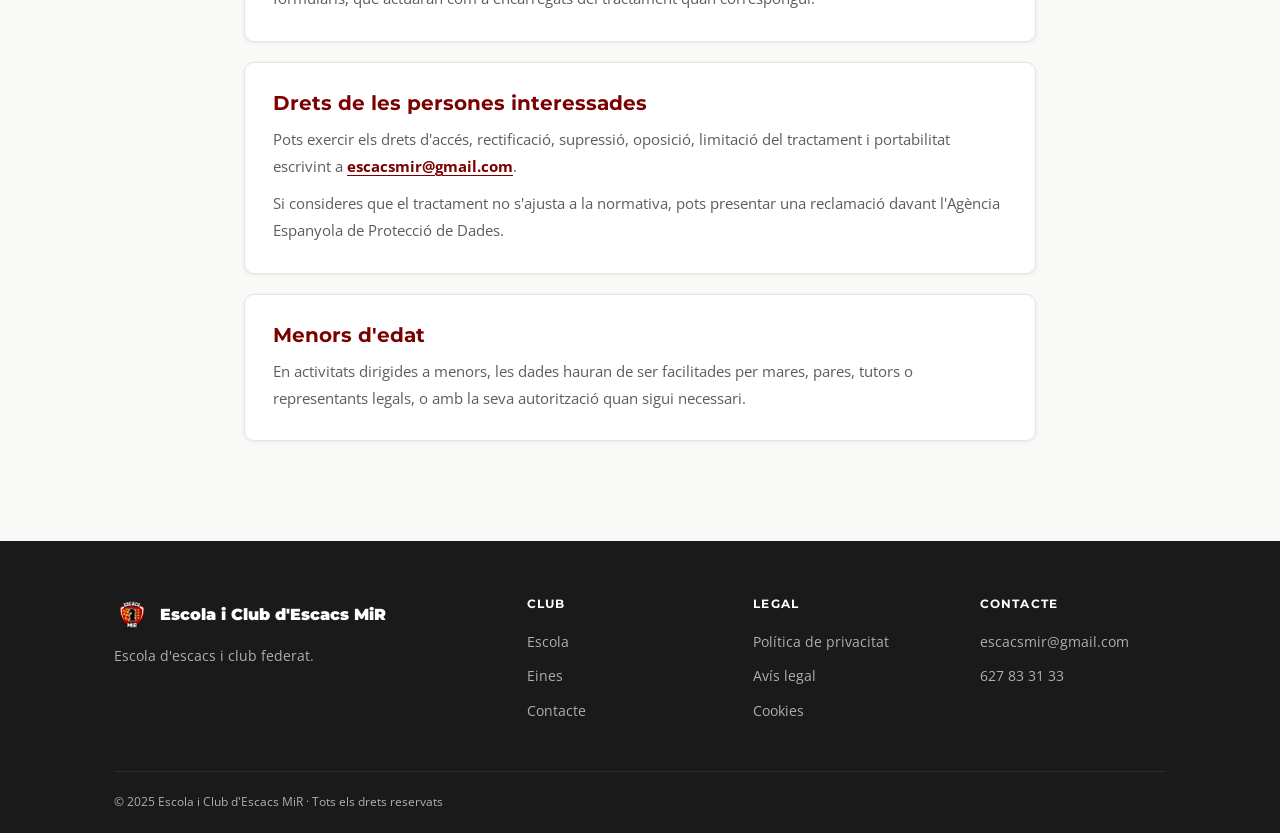
<file: politica-privacitat.html>
<!DOCTYPE html>
<html lang="ca">
<head>
  <meta charset="UTF-8" />
  <meta name="viewport" content="width=device-width, initial-scale=1.0" />
  <link rel="icon" type="image/png" href="assets/favicon.png" />
  <link rel="apple-touch-icon" href="assets/apple-touch-icon.png" />
  <title>Política de privacitat · Escola i Club d'Escacs MiR</title>
  <meta name="description" content="Política de privacitat del web de l'Escola i Club d'Escacs MiR." />

  <link rel="preconnect" href="https://fonts.googleapis.com" />
  <link href="https://fonts.googleapis.com/css2?family=Montserrat:wght@400;600;700;900&family=Open+Sans:wght@400;600&display=swap" rel="stylesheet" />

  <link rel="stylesheet" href="css/tokens.css" />
  <link rel="stylesheet" href="css/base.css" />
  <link rel="stylesheet" href="css/components.css" />
  <link rel="stylesheet" href="css/layout/nav.css" />
  <link rel="stylesheet" href="css/layout/footer.css" />
  <link rel="stylesheet" href="css/sections/legal.css" />
  <link rel="stylesheet" href="css/sections/overlays.css" />
</head>
<body class="lang-ca">
<nav id="main-nav">
  <div class="nav-inner container">
    <a href="index.html#inici" class="nav-logo">
      <img src="assets/logo escola transp.png" alt="Escola i Club d'Escacs MiR" />
      <span class="nav-logo-text"><span class="ca">Escola i Club d'Escacs MiR</span><span class="es">Club Ajedrez MiR</span></span>
    </a>
    <ul class="nav-links">
      <li><a href="index.html#escola"><span class="ca">Escola</span><span class="es">Escuela</span></a></li>
      <li><a href="index.html#eines"><span class="ca">Eines</span><span class="es">Herramientas</span></a></li>
      <li><a href="index.html#competicio"><span class="ca">Club</span><span class="es">Club</span></a></li>
      <li><a href="beneficis.html"><span class="ca">Beneficis</span><span class="es">Beneficios</span></a></li>
      <li><a href="index.html#horaris"><span class="ca">Horaris</span><span class="es">Horarios</span></a></li>
      <li><a href="index.html#contacte"><span class="ca">Contacte</span><span class="es">Contacto</span></a></li>
    </ul>
    <div class="nav-right">
      <div class="lang-toggle">
        <button class="lang-btn active" data-lang="ca">CA</button>
        <span>|</span>
        <button class="lang-btn" data-lang="es">ES</button>
      </div>
      <a href="index.html#contacte" class="btn btn-maroon nav-cta"><span class="ca">Inscriu-te</span><span class="es">Inscríbete</span></a>
      <button class="nav-hamburger" aria-label="Menú" aria-expanded="false"><span></span><span></span><span></span></button>
    </div>
  </div>
</nav>

<div class="nav-mobile" role="dialog" aria-label="Menú">
  <ul>
    <li><a href="index.html#escola"><span class="ca">Escola</span><span class="es">Escuela</span></a></li>
    <li><a href="index.html#eines"><span class="ca">Eines</span><span class="es">Herramientas</span></a></li>
    <li><a href="index.html#competicio"><span class="ca">Club federat</span><span class="es">Club federado</span></a></li>
    <li><a href="beneficis.html"><span class="ca">Beneficis</span><span class="es">Beneficios</span></a></li>
    <li><a href="index.html#horaris"><span class="ca">Horaris</span><span class="es">Horarios</span></a></li>
    <li><a href="index.html#contacte"><span class="ca">Contacte</span><span class="es">Contacto</span></a></li>
  </ul>
</div>

<header class="legal-hero">
  <div class="container">
    <h1><span class="ca">Política de privacitat</span><span class="es">Política de privacidad</span></h1>
    <p>
      <span class="ca">Informació sobre com tractem les dades personals rebudes a través d'aquest lloc web.</span>
      <span class="es">Información sobre cómo tratamos los datos personales recibidos a través de este sitio web.</span>
    </p>
    <div class="legal-meta">
      <span class="ca">Última actualització: 22 de juny de 2026</span>
      <span class="es">Última actualización: 22 de junio de 2026</span>
    </div>
  </div>
</header>

<main class="legal-page">
  <div class="container legal-content">
    <section class="legal-block legal-note">
      <h2><span class="ca">Responsable del tractament</span><span class="es">Responsable del tratamiento</span></h2>
      <p><strong><span class="ca">Responsable:</span><span class="es">Responsable:</span></strong> Escola i Club d'Escacs MiR</p>
      <p><strong>Email:</strong> <a href="mailto:escacsmir@gmail.com">escacsmir@gmail.com</a></p>
      <p><strong><span class="ca">Telèfon:</span><span class="es">Teléfono:</span></strong> <a href="tel:+34627833133">627 83 31 33</a></p>
      <p><strong>CIF:</strong> G67436683</p>
      <p><strong><span class="ca">Domicili social:</span><span class="es">Domicilio social:</span></strong> Carrer Bonavista s/n, Montcada Centre, 08110 Montcada i Reixac (Barcelona)</p>
    </section>

    <section class="legal-block">
      <h2><span class="ca">Dades que podem tractar</span><span class="es">Datos que podemos tratar</span></h2>
      <p>
        <span class="ca">Podem tractar les dades que ens facilitis voluntàriament mitjançant el formulari de contacte o inscripció, correu electrònic, telèfon o WhatsApp: nom, cognoms, edat o categoria, dades de contacte, consulta realitzada i qualsevol informació necessària per gestionar la sol·licitud.</span>
        <span class="es">Podemos tratar los datos que nos facilites voluntariamente mediante el formulario de contacto o inscripción, correo electrónico, teléfono o WhatsApp: nombre, apellidos, edad o categoría, datos de contacto, consulta realizada y cualquier información necesaria para gestionar la solicitud.</span>
      </p>
    </section>

    <section class="legal-block">
      <h2><span class="ca">Finalitats</span><span class="es">Finalidades</span></h2>
      <ul>
        <li><span class="ca">Respondre consultes i sol·licituds d'informació.</span><span class="es">Responder consultas y solicitudes de información.</span></li>
        <li><span class="ca">Gestionar preinscripcions, inscripcions i comunicacions relacionades amb l'activitat del club.</span><span class="es">Gestionar preinscripciones, inscripciones y comunicaciones relacionadas con la actividad del club.</span></li>
        <li><span class="ca">Organitzar grups, horaris, activitats formatives, competicions i serveis vinculats al club.</span><span class="es">Organizar grupos, horarios, actividades formativas, competiciones y servicios vinculados al club.</span></li>
        <li><span class="ca">Complir obligacions legals o administratives que siguin aplicables.</span><span class="es">Cumplir obligaciones legales o administrativas que sean aplicables.</span></li>
      </ul>
    </section>

    <section class="legal-block">
      <h2><span class="ca">Legitimació</span><span class="es">Legitimación</span></h2>
      <p>
        <span class="ca">La base jurídica del tractament és el consentiment de la persona interessada en enviar una consulta o formulari, l'aplicació de mesures precontractuals o contractuals quan se sol·licita una inscripció, i el compliment d'obligacions legals quan correspongui.</span>
        <span class="es">La base jurídica del tratamiento es el consentimiento de la persona interesada al enviar una consulta o formulario, la aplicación de medidas precontractuales o contractuales cuando se solicita una inscripción, y el cumplimiento de obligaciones legales cuando corresponda.</span>
      </p>
    </section>

    <section class="legal-block">
      <h2><span class="ca">Conservació</span><span class="es">Conservación</span></h2>
      <p>
        <span class="ca">Les dades es conservaran durant el temps necessari per atendre la sol·licitud, gestionar la relació amb l'entitat i complir les obligacions legals aplicables. Quan ja no siguin necessàries, es bloquejaran o eliminaran d'acord amb la normativa vigent.</span>
        <span class="es">Los datos se conservarán durante el tiempo necesario para atender la solicitud, gestionar la relación con la entidad y cumplir las obligaciones legales aplicables. Cuando ya no sean necesarios, se bloquearán o eliminarán de acuerdo con la normativa vigente.</span>
      </p>
    </section>

    <section class="legal-block">
      <h2><span class="ca">Destinataris i encarregats</span><span class="es">Destinatarios y encargados</span></h2>
      <p>
        <span class="ca">No cedirem dades a tercers excepte obligació legal o quan sigui necessari per gestionar serveis vinculats a l'activitat del club. El web pot utilitzar serveis tècnics de tercers, com l'allotjament web o la gestió de formularis, que actuaran com a encarregats del tractament quan correspongui.</span>
        <span class="es">No cederemos datos a terceros salvo obligación legal o cuando sea necesario para gestionar servicios vinculados a la actividad del club. La web puede utilizar servicios técnicos de terceros, como el alojamiento web o la gestión de formularios, que actuarán como encargados del tratamiento cuando corresponda.</span>
      </p>
    </section>

    <section class="legal-block">
      <h2><span class="ca">Drets de les persones interessades</span><span class="es">Derechos de las personas interesadas</span></h2>
      <p>
        <span class="ca">Pots exercir els drets d'accés, rectificació, supressió, oposició, limitació del tractament i portabilitat escrivint a </span>
        <span class="es">Puedes ejercer los derechos de acceso, rectificación, supresión, oposición, limitación del tratamiento y portabilidad escribiendo a </span>
        <a href="mailto:escacsmir@gmail.com">escacsmir@gmail.com</a>.
      </p>
      <p>
        <span class="ca">Si consideres que el tractament no s'ajusta a la normativa, pots presentar una reclamació davant l'Agència Espanyola de Protecció de Dades.</span>
        <span class="es">Si consideras que el tratamiento no se ajusta a la normativa, puedes presentar una reclamación ante la Agencia Española de Protección de Datos.</span>
      </p>
    </section>

    <section class="legal-block">
      <h2><span class="ca">Menors d'edat</span><span class="es">Menores de edad</span></h2>
      <p>
        <span class="ca">En activitats dirigides a menors, les dades hauran de ser facilitades per mares, pares, tutors o representants legals, o amb la seva autorització quan sigui necessari.</span>
        <span class="es">En actividades dirigidas a menores, los datos deberán ser facilitados por madres, padres, tutores o representantes legales, o con su autorización cuando sea necesario.</span>
      </p>
    </section>
  </div>
</main>

<footer class="site-footer">
  <div class="container">
    <div class="footer-inner">
      <div class="footer-brand">
        <div class="brand-logo">
          <img src="assets/logo escola transp.png" alt="Escola i Club d'Escacs MiR" />
          <span class="brand-name"><span class="ca">Escola i Club d'Escacs MiR</span><span class="es">Club Ajedrez MiR</span></span>
        </div>
        <p><span class="ca">Escola d'escacs i club federat.</span><span class="es">Escuela de ajedrez y club federado.</span></p>
      </div>
      <div class="footer-col">
        <h4><span class="ca">Club</span><span class="es">Club</span></h4>
        <ul>
          <li><a href="index.html#escola"><span class="ca">Escola</span><span class="es">Escuela</span></a></li>
          <li><a href="index.html#eines"><span class="ca">Eines</span><span class="es">Herramientas</span></a></li>
          <li><a href="index.html#contacte"><span class="ca">Contacte</span><span class="es">Contacto</span></a></li>
        </ul>
      </div>
      <div class="footer-col">
        <h4><span class="ca">Legal</span><span class="es">Legal</span></h4>
        <ul>
          <li><a href="politica-privacitat.html"><span class="ca">Política de privacitat</span><span class="es">Política de privacidad</span></a></li>
          <li><a href="avis-legal.html"><span class="ca">Avís legal</span><span class="es">Aviso legal</span></a></li>
          <li><a href="cookies.html"><span class="ca">Cookies</span><span class="es">Cookies</span></a></li>
        </ul>
      </div>
      <div class="footer-col">
        <h4><span class="ca">Contacte</span><span class="es">Contacto</span></h4>
        <ul>
          <li><a href="mailto:escacsmir@gmail.com">escacsmir@gmail.com</a></li>
          <li><a href="tel:+34627833133">627 83 31 33</a></li>
        </ul>
      </div>
    </div>
    <div class="footer-bottom">
      <span>© 2025 Escola i Club d'Escacs MiR · <span class="ca">Tots els drets reservats</span><span class="es">Todos los derechos reservados</span></span>
    </div>
  </div>
</footer>

<a href="https://wa.me/34627833133" class="whatsapp-float" target="_blank" rel="noopener" title="WhatsApp">💬</a>

<script src="js/main.js" defer></script>
</body>
</html>
</file>
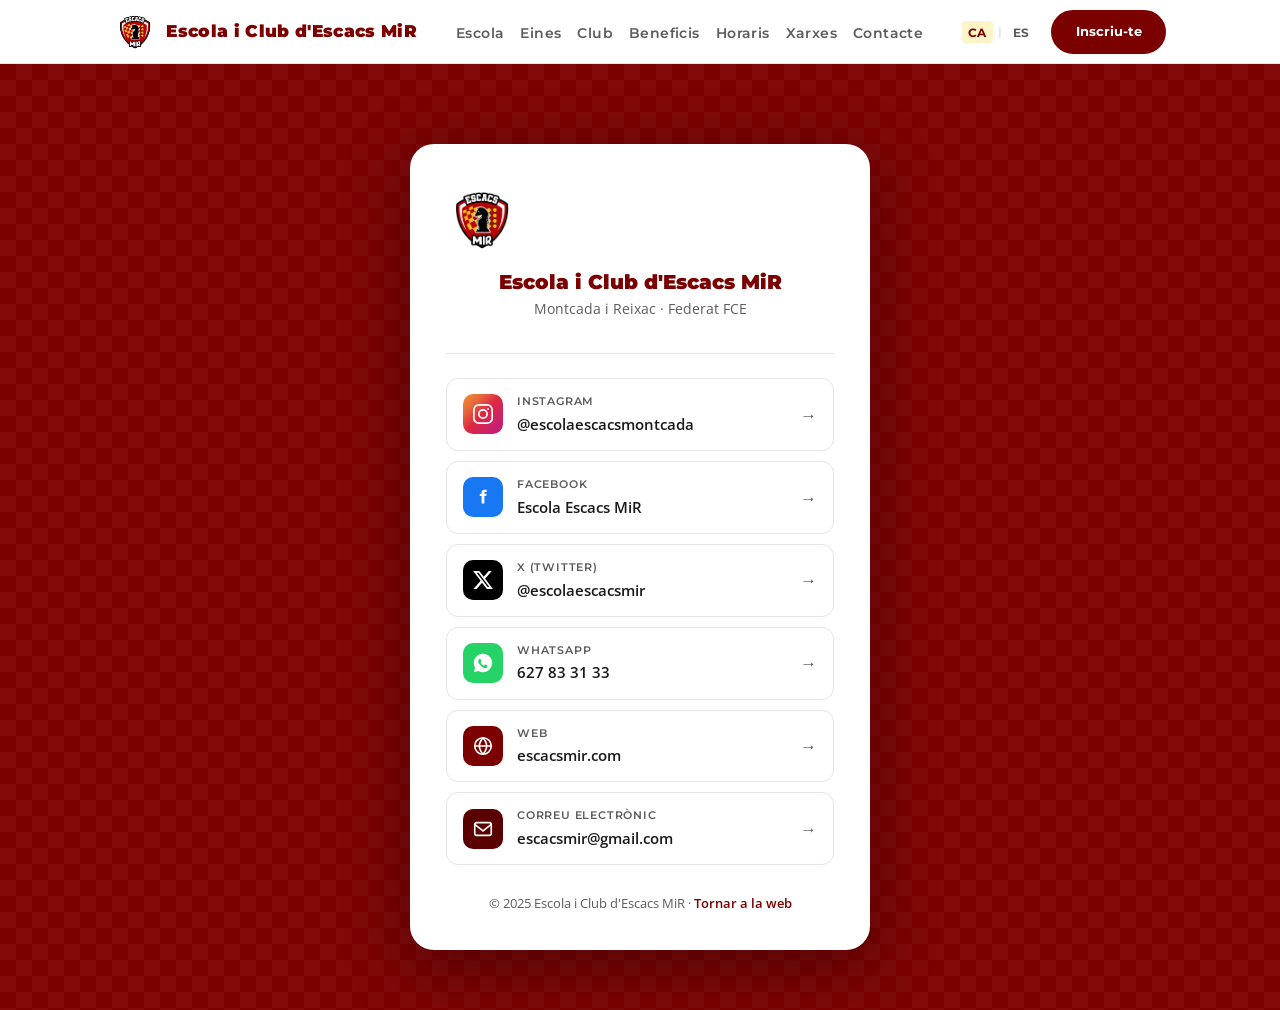
<file: xarxes.html>
<!DOCTYPE html>
<html lang="ca">
<head>
  <meta charset="UTF-8" />
  <meta name="viewport" content="width=device-width, initial-scale=1.0" />
  <link rel="icon" type="image/png" href="assets/favicon.png" />
  <link rel="apple-touch-icon" href="assets/apple-touch-icon.png" />
  <title>Xarxes Socials · Escola i Club d'Escacs MiR</title>
  <meta name="description" content="Troba'ns a les xarxes socials. Escola i Club d'Escacs MiR · Montcada i Reixac." />

  <link rel="preconnect" href="https://fonts.googleapis.com" />
  <link href="https://fonts.googleapis.com/css2?family=Montserrat:wght@400;600;700;900&family=Open+Sans:wght@400;600&display=swap" rel="stylesheet" />

  <link rel="stylesheet" href="css/tokens.css" />
  <link rel="stylesheet" href="css/base.css" />
  <link rel="stylesheet" href="css/components.css" />
  <link rel="stylesheet" href="css/layout/nav.css" />
  <link rel="stylesheet" href="css/layout/footer.css" />
  <link rel="stylesheet" href="css/sections/overlays.css" />

  <style>
    .xarxes-page {
      min-height: 100vh;
      background: var(--maroon);
      display: flex;
      flex-direction: column;
      align-items: center;
      justify-content: center;
      padding: 80px 16px 60px;
      position: relative;
      overflow: hidden;
    }
    .xarxes-page::before {
      content: '';
      position: absolute; inset: 0;
      background: repeating-conic-gradient(
        rgba(255,255,255,0.04) 0% 25%, transparent 0% 50%
      ) 0 0 / 32px 32px;
      pointer-events: none;
    }

    .xarxes-card {
      position: relative;
      background: white;
      border-radius: 24px;
      box-shadow: 0 16px 64px rgba(0,0,0,0.35);
      padding: 40px 36px 36px;
      width: 100%;
      max-width: 460px;
    }

    /* Capçalera de la targeta */
    .card-header {
      text-align: center;
      margin-bottom: 32px;
    }
    .card-logo {
      height: 72px;
      width: auto;
      margin-bottom: 14px;
    }
    .card-name {
      font-family: 'Montserrat', sans-serif;
      font-size: 1.25em;
      font-weight: 900;
      color: var(--maroon);
      line-height: 1.2;
      margin-bottom: 4px;
    }
    .card-tagline {
      font-size: 0.87em;
      color: var(--text-m);
    }
    .card-divider {
      border: none;
      border-top: 1px solid var(--border);
      margin: 24px 0;
    }

    /* Links de xarxes */
    .social-links { display: flex; flex-direction: column; gap: 10px; }

    .social-link {
      display: flex;
      align-items: center;
      gap: 14px;
      padding: 13px 16px;
      border-radius: 12px;
      border: 1.5px solid var(--border);
      text-decoration: none;
      color: var(--dark);
      font-family: 'Open Sans', sans-serif;
      font-size: 0.95em;
      transition: border-color .18s, background .18s, transform .15s;
    }
    .social-link:hover {
      background: var(--bg);
      border-color: var(--maroon);
      transform: translateX(3px);
    }

    .social-icon {
      width: 40px;
      height: 40px;
      border-radius: 10px;
      display: flex;
      align-items: center;
      justify-content: center;
      flex-shrink: 0;
    }
    .social-icon svg { width: 22px; height: 22px; }

    .social-info { flex: 1; }
    .social-network {
      font-size: 0.75em;
      font-weight: 600;
      text-transform: uppercase;
      letter-spacing: 0.8px;
      color: var(--text-m);
      font-family: 'Montserrat', sans-serif;
      display: block;
      margin-bottom: 1px;
    }
    .social-handle {
      font-weight: 600;
      color: var(--dark);
      font-size: 0.97em;
    }
    .social-arrow {
      color: var(--text-m);
      font-size: 1.1em;
      flex-shrink: 0;
    }

    /* Colors per xarxa */
    .icon-facebook  { background: #1877F2; }
    .icon-instagram { background: linear-gradient(135deg,#f09433,#e6683c,#dc2743,#cc2366,#bc1888); }
    .icon-twitter   { background: #000; }
    .icon-whatsapp  { background: #25D366; }
    .icon-web       { background: var(--maroon); }
    .icon-email     { background: var(--maroon-d); }

    /* Footer de la targeta */
    .card-footer {
      text-align: center;
      margin-top: 28px;
      font-size: 0.8em;
      color: var(--text-m);
    }
    .card-footer a { color: var(--maroon); font-weight: 600; }

    @media (max-width: 500px) {
      .xarxes-card { padding: 32px 20px 28px; }
    }
  </style>
</head>
<body class="lang-ca">

<!-- ── NAV ── -->
<nav id="main-nav">
  <div class="nav-inner container">
    <a href="index.html#inici" class="nav-logo">
      <img src="assets/logo escola transp.png" alt="Escola i Club d'Escacs MiR" />
      <span class="nav-logo-text">
        <span class="ca">Escola i Club d'Escacs MiR</span>
        <span class="es">Club Ajedrez MiR</span>
      </span>
    </a>
    <ul class="nav-links">
      <li><a href="index.html#escola"><span class="ca">Escola</span><span class="es">Escuela</span></a></li>
      <li><a href="index.html#eines"><span class="ca">Eines</span><span class="es">Herramientas</span></a></li>
      <li><a href="index.html#competicio"><span class="ca">Club</span><span class="es">Club</span></a></li>
      <li><a href="beneficis.html"><span class="ca">Beneficis</span><span class="es">Beneficios</span></a></li>
      <li><a href="index.html#horaris"><span class="ca">Horaris</span><span class="es">Horarios</span></a></li>
      <li><a href="xarxes.html" class="nav-active"><span class="ca">Xarxes</span><span class="es">Redes</span></a></li>
      <li><a href="index.html#contacte"><span class="ca">Contacte</span><span class="es">Contacto</span></a></li>
    </ul>
    <div class="nav-right">
      <div class="lang-toggle">
        <button class="lang-btn active" data-lang="ca">CA</button>
        <span>|</span>
        <button class="lang-btn" data-lang="es">ES</button>
      </div>
      <a href="index.html#contacte" class="btn btn-maroon nav-cta">
        <span class="ca">Inscriu-te</span>
        <span class="es">Inscríbete</span>
      </a>
      <button class="nav-hamburger" aria-label="Menú" aria-expanded="false">
        <span></span><span></span><span></span>
      </button>
    </div>
  </div>
</nav>

<!-- ── MOBILE MENU ── -->
<div class="nav-mobile" role="dialog" aria-label="Menú">
  <ul>
    <li><a href="index.html#escola"><span class="ca">Escola</span><span class="es">Escuela</span></a></li>
    <li><a href="index.html#eines"><span class="ca">Eines</span><span class="es">Herramientas</span></a></li>
    <li><a href="index.html#competicio"><span class="ca">Club federat</span><span class="es">Club federado</span></a></li>
    <li><a href="beneficis.html"><span class="ca">Beneficis</span><span class="es">Beneficios</span></a></li>
    <li><a href="index.html#horaris"><span class="ca">Horaris</span><span class="es">Horarios</span></a></li>
    <li><a href="xarxes.html"><span class="ca">Xarxes</span><span class="es">Redes</span></a></li>
    <li><a href="index.html#contacte"><span class="ca">Contacte</span><span class="es">Contacto</span></a></li>
  </ul>
  <a href="index.html#contacte" class="btn btn-maroon">
    <span class="ca">Inscriu-te al club</span>
    <span class="es">Inscríbete al club</span>
  </a>
  <div class="lang-toggle" style="margin-top:1rem;">
    <button class="lang-btn active" data-lang="ca">CA</button>
    <span>|</span>
    <button class="lang-btn" data-lang="es">ES</button>
  </div>
</div>


<!-- ── TARGETA DIGITAL ── -->
<main class="xarxes-page">
  <div class="xarxes-card">

    <!-- Capçalera -->
    <div class="card-header">
      <img src="assets/logo escola transp.png" alt="Club d'Escacs MiR" class="card-logo" />
      <div class="card-name">Escola i Club d'Escacs MiR</div>
      <div class="card-tagline">
        <span class="ca">Montcada i Reixac · Federat FCE</span>
        <span class="es">Montcada i Reixac · Federado FCE</span>
      </div>
    </div>

    <hr class="card-divider" />

    <!-- Xarxes socials -->
    <div class="social-links">

      <!-- Instagram -->
      <a href="https://www.instagram.com/escolaescacsmontcada" target="_blank" rel="noopener" class="social-link">
        <div class="social-icon icon-instagram">
          <svg viewBox="0 0 24 24" fill="none" xmlns="http://www.w3.org/2000/svg">
            <rect x="2" y="2" width="20" height="20" rx="5.5" stroke="white" stroke-width="1.8"/>
            <circle cx="12" cy="12" r="4.5" stroke="white" stroke-width="1.8"/>
            <circle cx="17.5" cy="6.5" r="1" fill="white"/>
          </svg>
        </div>
        <div class="social-info">
          <span class="social-network">Instagram</span>
          <span class="social-handle">@escolaescacsmontcada</span>
        </div>
        <span class="social-arrow">→</span>
      </a>

      <!-- Facebook -->
      <a href="https://www.facebook.com/groups/escolaescacsmir/" target="_blank" rel="noopener" class="social-link">
        <div class="social-icon icon-facebook">
          <svg viewBox="0 0 24 24" fill="white" xmlns="http://www.w3.org/2000/svg">
            <path d="M13.5 8.5H16L15.5 11H13.5V19H10.5V11H8.5V8.5H10.5V7C10.5 5.07 11.57 4 13.5 4H16V6.5H14.5C13.95 6.5 13.5 6.95 13.5 7.5V8.5Z"/>
          </svg>
        </div>
        <div class="social-info">
          <span class="social-network">Facebook</span>
          <span class="social-handle">Escola Escacs MiR</span>
        </div>
        <span class="social-arrow">→</span>
      </a>

      <!-- Twitter / X -->
      <a href="https://twitter.com/escolaescacsmir" target="_blank" rel="noopener" class="social-link">
        <div class="social-icon icon-twitter">
          <svg viewBox="0 0 24 24" fill="white" xmlns="http://www.w3.org/2000/svg">
            <path d="M18.244 2.25h3.308l-7.227 8.26 8.502 11.24H16.17l-5.214-6.817L4.99 21.75H1.68l7.73-8.835L1.254 2.25H8.08l4.713 6.231zm-1.161 17.52h1.833L7.084 4.126H5.117z"/>
          </svg>
        </div>
        <div class="social-info">
          <span class="social-network">X (Twitter)</span>
          <span class="social-handle">@escolaescacsmir</span>
        </div>
        <span class="social-arrow">→</span>
      </a>

      <!-- WhatsApp -->
      <a href="https://wa.me/34627833133" target="_blank" rel="noopener" class="social-link">
        <div class="social-icon icon-whatsapp">
          <svg viewBox="0 0 24 24" fill="white" xmlns="http://www.w3.org/2000/svg">
            <path d="M12 2C6.477 2 2 6.477 2 12c0 1.89.525 3.66 1.438 5.168L2 22l4.978-1.407A9.944 9.944 0 0 0 12 22c5.523 0 10-4.477 10-10S17.523 2 12 2Zm5.2 14.2c-.22.62-1.08 1.14-1.76 1.28-.47.1-1.08.17-3.14-.68-2.63-1.07-4.32-3.72-4.45-3.9-.13-.17-1.07-1.42-1.07-2.71 0-1.29.67-1.92.91-2.18.24-.26.52-.32.7-.32h.5c.16 0 .38-.06.59.45.22.53.74 1.82.81 1.95.06.13.1.28.02.45-.08.17-.12.28-.24.43-.12.15-.25.33-.36.44-.12.12-.24.25-.1.49.14.24.6.99 1.29 1.6.89.79 1.63 1.03 1.87 1.15.24.12.38.1.52-.06.14-.16.58-.68.74-.91.16-.23.32-.19.54-.11.22.08 1.4.66 1.64.78.24.12.4.18.46.28.06.1.06.56-.16 1.18Z"/>
          </svg>
        </div>
        <div class="social-info">
          <span class="social-network">WhatsApp</span>
          <span class="social-handle">627 83 31 33</span>
        </div>
        <span class="social-arrow">→</span>
      </a>

      <!-- Web -->
      <a href="https://escacsmir.com" target="_blank" rel="noopener" class="social-link">
        <div class="social-icon icon-web">
          <svg viewBox="0 0 24 24" fill="none" stroke="white" stroke-width="1.8" xmlns="http://www.w3.org/2000/svg">
            <circle cx="12" cy="12" r="9"/>
            <path d="M12 3c-2.5 3-4 5.7-4 9s1.5 6 4 9m0-18c2.5 3 4 5.7 4 9s-1.5 6-4 9M3 12h18"/>
          </svg>
        </div>
        <div class="social-info">
          <span class="social-network"><span class="ca">Web</span><span class="es">Web</span></span>
          <span class="social-handle">escacsmir.com</span>
        </div>
        <span class="social-arrow">→</span>
      </a>

      <!-- Correu -->
      <a href="mailto:escacsmir@gmail.com" class="social-link">
        <div class="social-icon icon-email">
          <svg viewBox="0 0 24 24" fill="none" stroke="white" stroke-width="1.8" xmlns="http://www.w3.org/2000/svg">
            <rect x="3" y="5" width="18" height="14" rx="2"/>
            <path d="m3 7 9 7 9-7"/>
          </svg>
        </div>
        <div class="social-info">
          <span class="social-network"><span class="ca">Correu electrònic</span><span class="es">Correo electrónico</span></span>
          <span class="social-handle">escacsmir@gmail.com</span>
        </div>
        <span class="social-arrow">→</span>
      </a>

    </div>

    <!-- Footer targeta -->
    <div class="card-footer">
      <span class="ca">© 2025 Escola i Club d'Escacs MiR · <a href="index.html">Tornar a la web</a></span>
      <span class="es">© 2025 Escuela y Club Ajedrez MiR · <a href="index.html">Volver a la web</a></span>
    </div>

  </div>
</main>

<script src="js/main.js"></script>
</body>
</html>
</file>
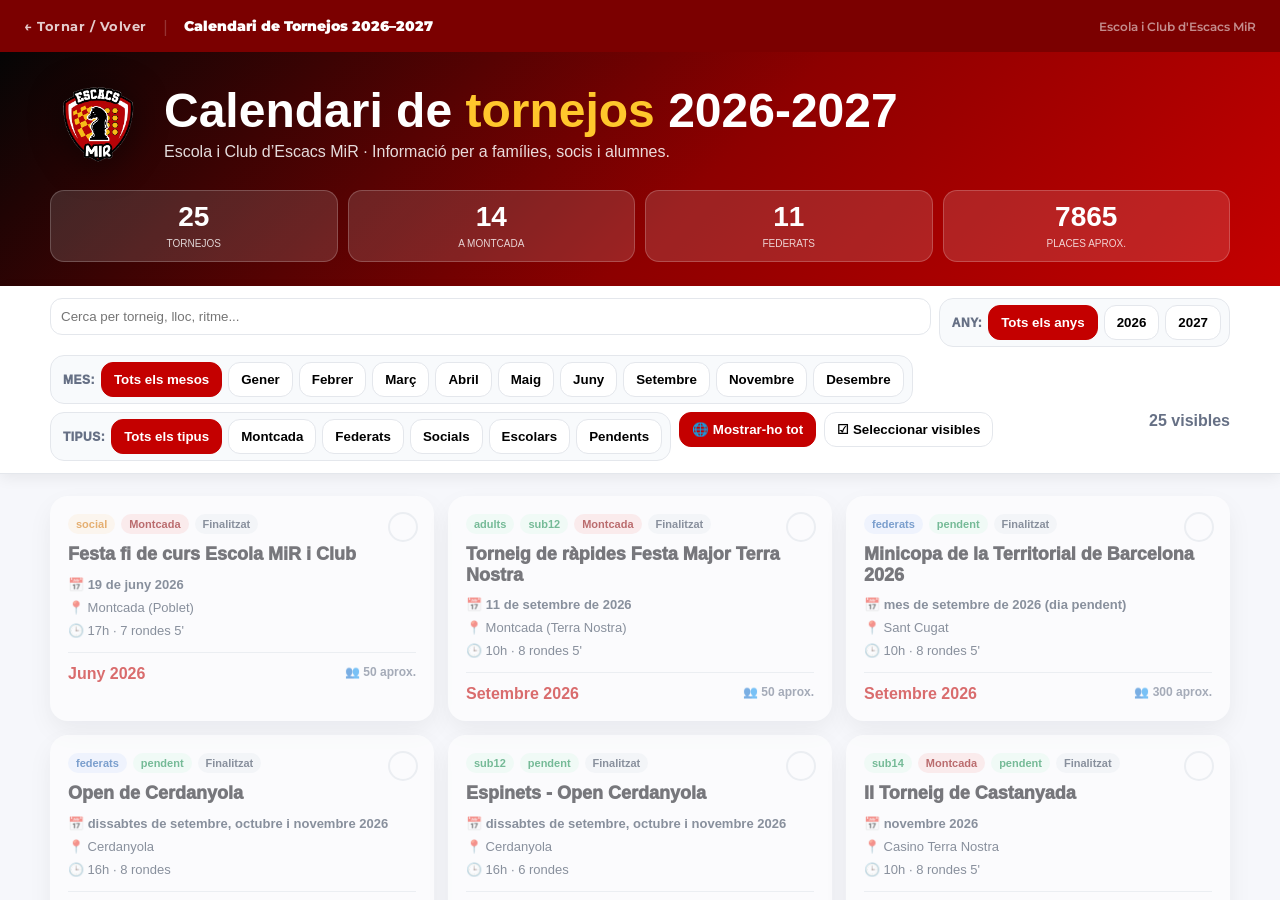
<file: eines/calendari.html>
<!DOCTYPE html>
<html lang="ca">
<head>
  <meta charset="UTF-8" />
  <meta name="viewport" content="width=device-width, initial-scale=1.0" />
  <link rel="icon" type="image/png" href="../assets/favicon.png" />
  <link rel="apple-touch-icon" href="../assets/apple-touch-icon.png" />
  <title>Calendari de Tornejos 2026–2027 – Escola i Club d'Escacs MiR</title>
  <link rel="preconnect" href="https://fonts.googleapis.com" />
  <link href="https://fonts.googleapis.com/css2?family=Montserrat:wght@700;900&display=swap" rel="stylesheet" />
  <style>
    *, *::before, *::after { box-sizing: border-box; margin: 0; padding: 0; }
    body { font-family: system-ui, sans-serif; background: #F9F9F7; }

    .tool-nav {
      background: #7B0000;
      padding: 0 24px;
      height: 52px;
      display: flex;
      align-items: center;
      justify-content: space-between;
      position: sticky;
      top: 0;
      z-index: 100;
    }
    .tool-nav-left {
      display: flex;
      align-items: center;
      gap: 1rem;
    }
    .tool-back {
      color: rgba(255,255,255,0.8);
      text-decoration: none;
      font-family: 'Montserrat', sans-serif;
      font-weight: 700;
      font-size: .8rem;
      letter-spacing: .04em;
      display: flex;
      align-items: center;
      gap: .4rem;
      transition: color .15s;
    }
    .tool-back:hover { color: #F5C842; }
    .tool-nav-title {
      font-family: 'Montserrat', sans-serif;
      font-weight: 900;
      font-size: .9rem;
      color: #fff;
    }
    .tool-club {
      font-family: 'Montserrat', sans-serif;
      font-size: .75rem;
      color: rgba(255,255,255,0.55);
      font-weight: 600;
    }

    .tool-frame {
      width: 100%;
      height: calc(100vh - 52px);
      border: none;
      display: block;
    }
  </style>
</head>
<body>

<nav class="tool-nav">
  <div class="tool-nav-left">
    <a href="../index.html#eines" class="tool-back">← Tornar / Volver</a>
    <span style="color:rgba(255,255,255,0.2);">|</span>
    <span class="tool-nav-title">Calendari de Tornejos 2026–2027</span>
  </div>
  <span class="tool-club">Escola i Club d'Escacs MiR</span>
</nav>

<iframe
  class="tool-frame"
  src="../assets/html_eines/calendari_tornejos_escacs_mir_2026_2027.html"
  title="Calendari de Tornejos 2026–2027 – Escola i Club d'Escacs MiR"
  loading="lazy"
></iframe>

</body>
</html>
</file>
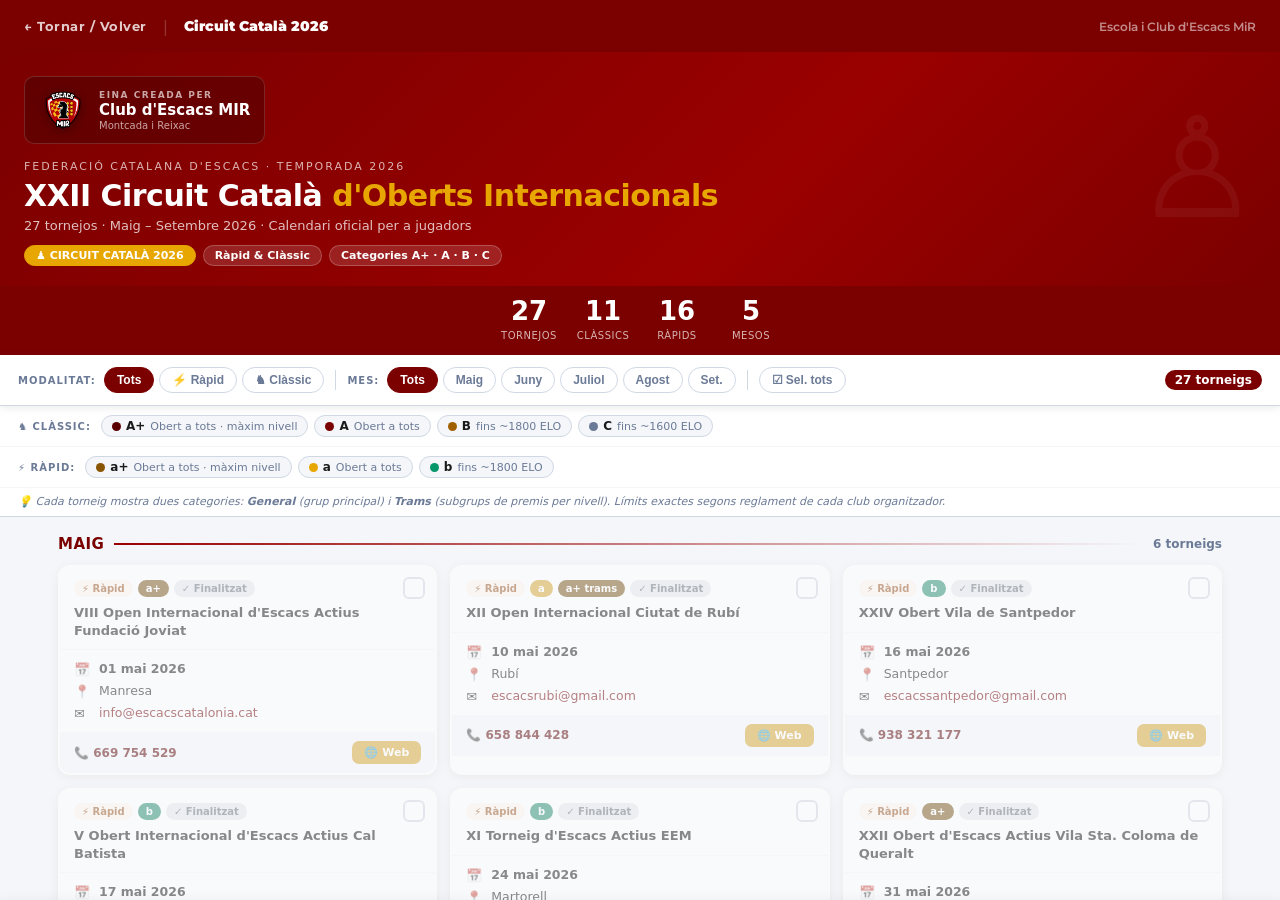
<file: eines/circuit.html>
<!DOCTYPE html>
<html lang="ca">
<head>
  <meta charset="UTF-8" />
  <meta name="viewport" content="width=device-width, initial-scale=1.0" />
  <link rel="icon" type="image/png" href="../assets/favicon.png" />
  <link rel="apple-touch-icon" href="../assets/apple-touch-icon.png" />
  <title>Circuit Català 2026 – Escola i Club d'Escacs MiR</title>
  <link rel="preconnect" href="https://fonts.googleapis.com" />
  <link href="https://fonts.googleapis.com/css2?family=Montserrat:wght@700;900&display=swap" rel="stylesheet" />
  <style>
    *, *::before, *::after { box-sizing: border-box; margin: 0; padding: 0; }
    body { font-family: system-ui, sans-serif; background: #F9F9F7; }

    .tool-nav {
      background: #7B0000;
      padding: 0 24px;
      height: 52px;
      display: flex;
      align-items: center;
      justify-content: space-between;
      position: sticky;
      top: 0;
      z-index: 100;
    }
    .tool-nav-left {
      display: flex;
      align-items: center;
      gap: 1rem;
    }
    .tool-back {
      color: rgba(255,255,255,0.8);
      text-decoration: none;
      font-family: 'Montserrat', sans-serif;
      font-weight: 700;
      font-size: .8rem;
      letter-spacing: .04em;
      display: flex;
      align-items: center;
      gap: .4rem;
      transition: color .15s;
    }
    .tool-back:hover { color: #F5C842; }
    .tool-nav-title {
      font-family: 'Montserrat', sans-serif;
      font-weight: 900;
      font-size: .9rem;
      color: #fff;
    }
    .tool-club {
      font-family: 'Montserrat', sans-serif;
      font-size: .75rem;
      color: rgba(255,255,255,0.55);
      font-weight: 600;
    }

    .tool-frame {
      width: 100%;
      height: calc(100vh - 52px);
      border: none;
      display: block;
    }
  </style>
</head>
<body>

<nav class="tool-nav">
  <div class="tool-nav-left">
    <a href="../index.html#eines" class="tool-back">← Tornar / Volver</a>
    <span style="color:rgba(255,255,255,0.2);">|</span>
    <span class="tool-nav-title">Circuit Català 2026</span>
  </div>
  <span class="tool-club">Escola i Club d'Escacs MiR</span>
</nav>

<iframe
  class="tool-frame"
  src="../assets/html_eines/circuit_catala_2026_v4.html"
  title="Circuit Català 2026 – Escola i Club d'Escacs MiR"
  loading="lazy"
></iframe>

</body>
</html>
</file>
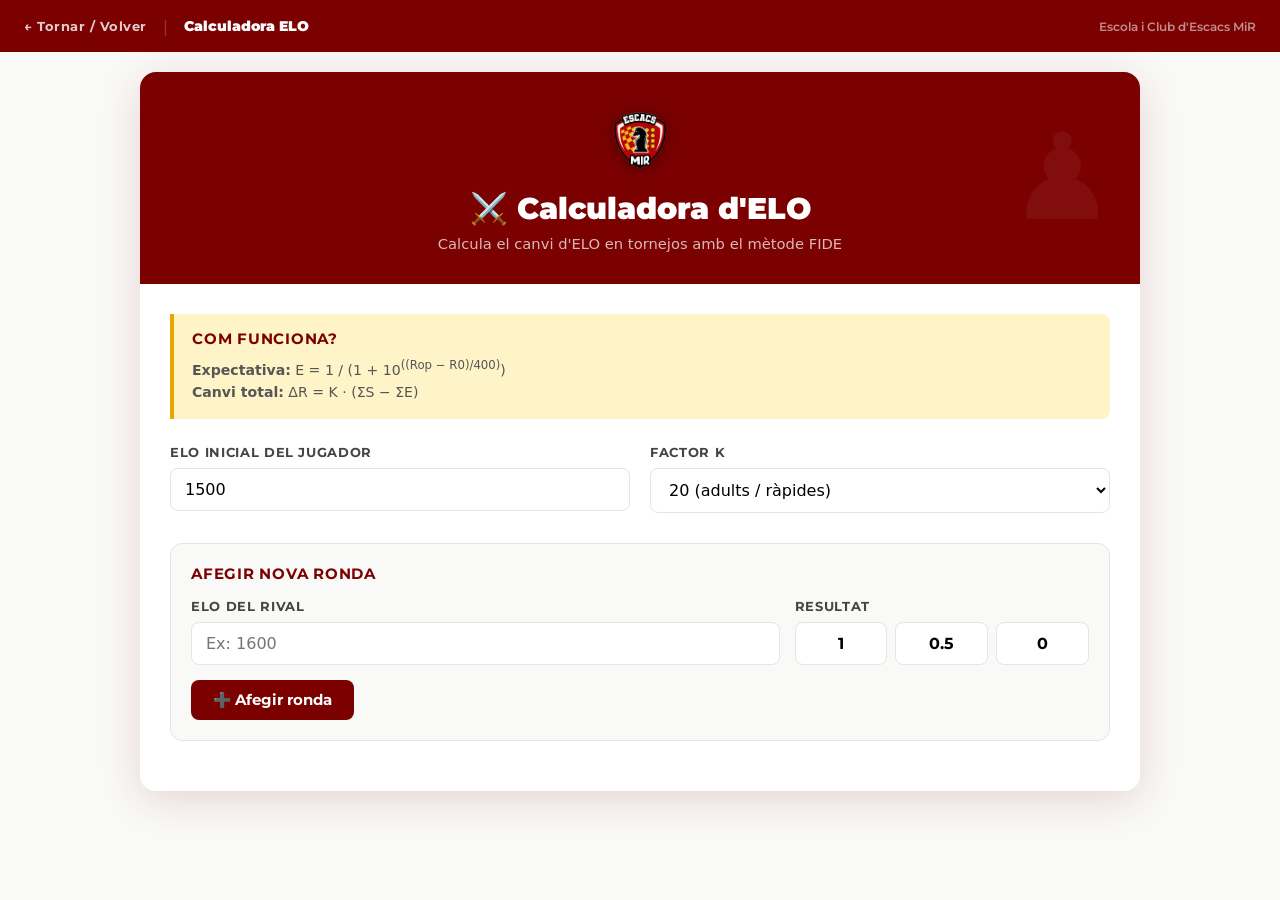
<file: eines/elo.html>
<!DOCTYPE html>
<html lang="ca">
<head>
  <meta charset="UTF-8" />
  <meta name="viewport" content="width=device-width, initial-scale=1.0" />
  <link rel="icon" type="image/png" href="../assets/favicon.png" />
  <link rel="apple-touch-icon" href="../assets/apple-touch-icon.png" />
  <title>Calculadora ELO – Escola i Club d'Escacs MiR</title>
  <link rel="preconnect" href="https://fonts.googleapis.com" />
  <link href="https://fonts.googleapis.com/css2?family=Montserrat:wght@700;900&display=swap" rel="stylesheet" />
  <style>
    *, *::before, *::after { box-sizing: border-box; margin: 0; padding: 0; }
    body { font-family: system-ui, sans-serif; background: #F9F9F7; }

    .tool-nav {
      background: #7B0000;
      padding: 0 24px;
      height: 52px;
      display: flex;
      align-items: center;
      justify-content: space-between;
      position: sticky;
      top: 0;
      z-index: 100;
    }
    .tool-nav-left {
      display: flex;
      align-items: center;
      gap: 1rem;
    }
    .tool-back {
      color: rgba(255,255,255,0.8);
      text-decoration: none;
      font-family: 'Montserrat', sans-serif;
      font-weight: 700;
      font-size: .8rem;
      letter-spacing: .04em;
      display: flex;
      align-items: center;
      gap: .4rem;
      transition: color .15s;
    }
    .tool-back:hover { color: #F5C842; }
    .tool-nav-title {
      font-family: 'Montserrat', sans-serif;
      font-weight: 900;
      font-size: .9rem;
      color: #fff;
    }
    .tool-club {
      font-family: 'Montserrat', sans-serif;
      font-size: .75rem;
      color: rgba(255,255,255,0.55);
      font-weight: 600;
    }

    .tool-frame {
      width: 100%;
      height: calc(100vh - 52px);
      border: none;
      display: block;
    }
  </style>
</head>
<body>

<nav class="tool-nav">
  <div class="tool-nav-left">
    <a href="../index.html#eines" class="tool-back">← Tornar / Volver</a>
    <span style="color:rgba(255,255,255,0.2);">|</span>
    <span class="tool-nav-title">Calculadora ELO</span>
  </div>
  <span class="tool-club">Escola i Club d'Escacs MiR</span>
</nav>

<iframe
  class="tool-frame"
  src="../assets/html_eines/calculadora-elo-v4-1.html"
  title="Calculadora ELO – Escola i Club d'Escacs MiR"
  loading="lazy"
></iframe>

</body>
</html>
</file>
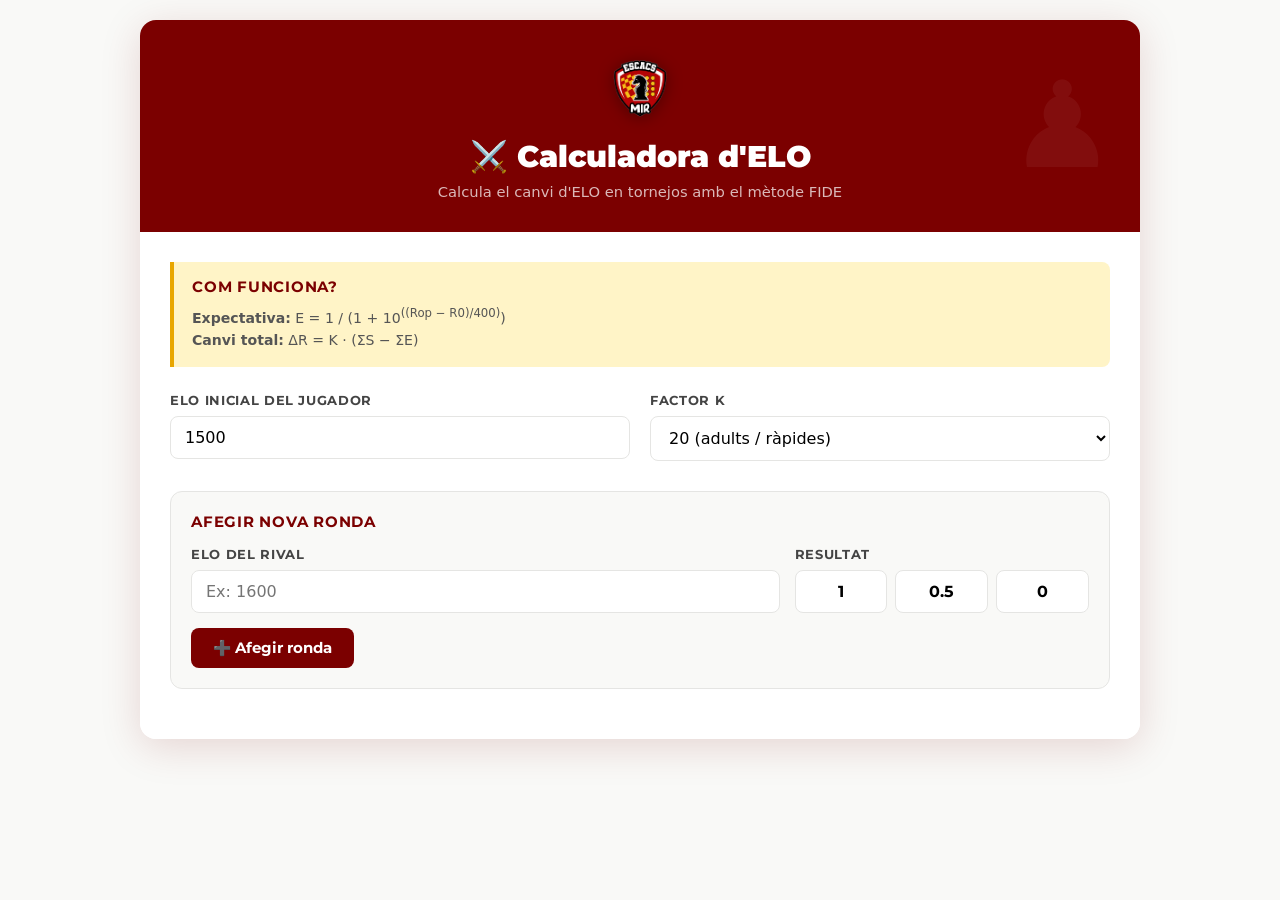
<file: assets/html_eines/calculadora-elo-v4-1.html>
<!DOCTYPE html>
<html lang="ca">
<head>
    <meta charset="UTF-8">
    <meta name="viewport" content="width=device-width, initial-scale=1.0">
    <title>Calculadora d'ELO - Escola i Club d'Escacs MiR</title>
    <link rel="preconnect" href="https://fonts.googleapis.com" />
    <link href="https://fonts.googleapis.com/css2?family=Montserrat:wght@400;600;700;900&display=swap" rel="stylesheet" />
    <style>
        :root {
            --primary:   #7B0000;
            --primary-d: #5A0000;
            --primary-l: #9A0000;
            --gold:      #E8A600;
            --gold-l:    #F5C842;
            --cream:     #FFF4C7;
            --cream-d:   #F0E49A;
            --bg:        #F9F9F7;
            --border:    #E5E5E3;
            --success:   #1a7a4a;
            --danger:    #b91c1c;
        }

        * {
            margin: 0;
            padding: 0;
            box-sizing: border-box;
        }

        body {
            font-family: 'Segoe UI', system-ui, sans-serif;
            background: var(--bg);
            min-height: 100vh;
            padding: 20px;
        }

        .container {
            max-width: 1000px;
            margin: 0 auto;
            background: white;
            border-radius: 16px;
            box-shadow: 0 8px 40px rgba(123,0,0,0.15);
            overflow: hidden;
        }

        header {
            background: var(--primary);
            color: white;
            padding: 32px 30px;
            text-align: center;
            position: relative;
            overflow: hidden;
        }
        header::before {
            content: '♟';
            position: absolute;
            right: 24px;
            top: 50%;
            transform: translateY(-50%);
            font-size: 120px;
            opacity: .05;
            line-height: 1;
            pointer-events: none;
        }

        .club-name {
            display: flex;
            align-items: center;
            justify-content: center;
            margin-bottom: 14px;
        }
        .club-logo {
            height: 72px;
            width: auto;
            display: block;
            filter: drop-shadow(0 2px 8px rgba(0,0,0,0.35));
        }

        header h1 {
            font-family: 'Montserrat', sans-serif;
            font-size: 1.9em;
            font-weight: 900;
            margin-bottom: 8px;
            color: white;
        }

        header p {
            font-size: 0.92em;
            color: rgba(255,255,255,0.72);
        }

        main {
            padding: 30px;
            background: white;
        }

        .info-box {
            background: var(--cream);
            border-left: 4px solid var(--gold);
            padding: 15px 18px;
            margin-bottom: 25px;
            border-radius: 0 8px 8px 0;
        }

        .info-box h3 {
            font-family: 'Montserrat', sans-serif;
            color: var(--primary);
            margin-bottom: 8px;
            font-size: 0.95em;
            text-transform: uppercase;
            letter-spacing: .05em;
        }

        .info-box p {
            font-size: 0.88em;
            color: #555;
            line-height: 1.6;
        }

        .input-group {
            display: grid;
            grid-template-columns: repeat(auto-fit, minmax(200px, 1fr));
            gap: 20px;
            margin-bottom: 30px;
        }

        .form-field label {
            display: block;
            font-family: 'Montserrat', sans-serif;
            font-weight: 700;
            font-size: 0.82em;
            text-transform: uppercase;
            letter-spacing: .05em;
            color: #444;
            margin-bottom: 8px;
        }

        .form-field input,
        .form-field select {
            width: 100%;
            padding: 11px 14px;
            border: 1.5px solid var(--border);
            border-radius: 8px;
            font-size: 1em;
            font-family: inherit;
            background: white;
            transition: border-color .2s, box-shadow .2s;
        }

        .form-field input:focus,
        .form-field select:focus {
            outline: none;
            border-color: var(--primary);
            box-shadow: 0 0 0 3px rgba(123,0,0,0.08);
        }

        .round-input {
            background: var(--bg);
            border: 1px solid var(--border);
            padding: 20px;
            border-radius: 12px;
            margin-bottom: 20px;
        }

        .round-input h3 {
            font-family: 'Montserrat', sans-serif;
            color: var(--primary);
            margin-bottom: 15px;
            font-size: 0.95em;
            text-transform: uppercase;
            letter-spacing: .05em;
        }

        .round-controls {
            display: grid;
            grid-template-columns: 2fr 1fr;
            gap: 15px;
            margin-bottom: 15px;
        }

        .result-buttons {
            display: flex;
            gap: 8px;
        }

        .result-btn {
            flex: 1;
            padding: 11px;
            border: 1.5px solid var(--border);
            background: white;
            border-radius: 8px;
            cursor: pointer;
            font-weight: 700;
            font-family: 'Montserrat', sans-serif;
            font-size: 1em;
            transition: all .15s;
        }

        .result-btn:hover {
            border-color: var(--primary);
            color: var(--primary);
        }

        .result-btn.active {
            background: var(--primary);
            color: white;
            border-color: var(--primary);
        }

        .btn {
            padding: 11px 22px;
            border: none;
            border-radius: 8px;
            font-size: 0.92em;
            font-weight: 700;
            font-family: 'Montserrat', sans-serif;
            cursor: pointer;
            transition: all 0.2s;
        }

        .btn-primary {
            background: var(--primary);
            color: white;
        }

        .btn-primary:hover {
            background: var(--primary-d);
            transform: translateY(-1px);
        }

        .btn-secondary {
            background: var(--success);
            color: white;
        }

        .btn-secondary:hover {
            background: #155e38;
            transform: translateY(-1px);
        }

        .btn-danger {
            background: var(--danger);
            color: white;
        }

        .btn-danger:hover {
            background: #991b1b;
        }

        .btn-small {
            padding: 5px 11px;
            font-size: 0.8em;
        }

        .results-section {
            margin-top: 30px;
        }

        .results-section > h3 {
            font-family: 'Montserrat', sans-serif;
            font-size: 0.92em;
            text-transform: uppercase;
            letter-spacing: .06em;
            color: var(--primary);
            margin-bottom: 16px;
        }

        .hidden {
            display: none;
        }

        table {
            width: 100%;
            border-collapse: collapse;
            margin-bottom: 30px;
            border-radius: 10px;
            overflow: hidden;
            box-shadow: 0 2px 10px rgba(0,0,0,0.08);
        }

        thead {
            background: var(--primary);
            color: white;
        }

        th {
            padding: 13px 15px;
            text-align: left;
            font-family: 'Montserrat', sans-serif;
            font-size: 0.8em;
            font-weight: 700;
            text-transform: uppercase;
            letter-spacing: .06em;
        }

        td {
            padding: 13px 15px;
            text-align: left;
        }

        tbody tr {
            border-bottom: 1px solid var(--border);
        }

        tbody tr:last-child {
            border-bottom: none;
        }

        tbody tr:hover {
            background: var(--bg);
        }

        tbody tr:nth-child(even) {
            background: #fafafa;
        }

        .elo-summary {
            display: grid;
            grid-template-columns: repeat(auto-fit, minmax(200px, 1fr));
            gap: 16px;
            margin: 28px 0;
        }

        .elo-card {
            background: var(--primary);
            color: white;
            padding: 22px 18px;
            border-radius: 12px;
            text-align: center;
        }

        .elo-card h4 {
            font-family: 'Montserrat', sans-serif;
            font-size: 0.75em;
            text-transform: uppercase;
            letter-spacing: .1em;
            opacity: 0.75;
            margin-bottom: 10px;
        }

        .elo-card .value {
            font-family: 'Montserrat', sans-serif;
            font-size: 2.5em;
            font-weight: 900;
        }

        .elo-card.positive {
            background: var(--success);
        }

        .elo-card.negative {
            background: var(--danger);
        }

        .action-buttons {
            display: flex;
            gap: 12px;
            flex-wrap: wrap;
        }

        @media (max-width: 768px) {
            .round-controls {
                grid-template-columns: 1fr;
            }
            body { padding: 12px; }
        }
    </style>
</head>
<body>
    <div class="container">
        <header>
            <div class="club-name">
                <img src="../logo escola transp.png" alt="Escola i Club d'Escacs MiR" class="club-logo" />
            </div>
            <h1>⚔️ Calculadora d'ELO</h1>
            <p>Calcula el canvi d'ELO en tornejos amb el mètode FIDE</p>
        </header>

        <main>
            <section class="info-box">
                <h3>Com funciona?</h3>
                <p><strong>Expectativa:</strong> E = 1 / (1 + 10<sup>((Rop − R0)/400)</sup>)</p>
                <p><strong>Canvi total:</strong> ΔR = K · (ΣS − ΣE)</p>
            </section>

            <section>
                <div class="input-group">
                    <div class="form-field">
                        <label for="eloInicial">ELO inicial del jugador</label>
                        <input type="number" id="eloInicial" value="1500" min="0" max="3500">
                    </div>
                    <div class="form-field">
                        <label for="factorK">Factor K</label>
                        <select id="factorK">
                            <option value="40">40 (menors 18 / menys 30 partides)</option>
                            <option value="20" selected>20 (adults / ràpides)</option>
                            <option value="10">10 (jugadors +2400)</option>
                        </select>
                    </div>
                </div>
            </section>

            <section class="round-input">
                <h3>Afegir nova ronda</h3>
                <div class="round-controls">
                    <div class="form-field">
                        <label for="eloRival">ELO del rival</label>
                        <input type="number" id="eloRival" placeholder="Ex: 1600" min="0" max="3500">
                    </div>
                    <div class="form-field">
                        <label>Resultat</label>
                        <div class="result-buttons">
                            <button type="button" class="result-btn" onclick="selectResult(1, this)">1</button>
                            <button type="button" class="result-btn" onclick="selectResult(0.5, this)">0.5</button>
                            <button type="button" class="result-btn" onclick="selectResult(0, this)">0</button>
                        </div>
                    </div>
                </div>
                <button class="btn btn-primary" onclick="afegirRonda()">➕ Afegir ronda</button>
            </section>

            <section id="resultsSection" class="results-section hidden">
                <h3>Resultats del torneig</h3>
                
                <table>
                    <thead>
                        <tr>
                            <th>Ronda</th>
                            <th>ELO rival</th>
                            <th>Resultat</th>
                            <th>E (esperat)</th>
                            <th>ΔR ronda</th>
                            <th>ELO acumulat</th>
                            <th>Accions</th>
                        </tr>
                    </thead>
                    <tbody id="rondesTableBody"></tbody>
                </table>

                <div class="elo-summary">
                    <div class="elo-card">
                        <h4>ELO inicial</h4>
                        <div class="value" id="eloInicialDisplay">1500</div>
                    </div>
                    <div class="elo-card" id="canviCard">
                        <h4>Canvi total (ΔR)</h4>
                        <div class="value" id="canviTotal">0</div>
                    </div>
                    <div class="elo-card">
                        <h4>ELO final</h4>
                        <div class="value" id="eloFinal">1500</div>
                    </div>
                </div>

                <div class="action-buttons">
                    <button class="btn btn-secondary" onclick="guardarResultats()">💾 Guardar resultats</button>
                    <button class="btn btn-danger" onclick="esborrarTot()">🗑️ Esborrar tot</button>
                </div>
            </section>
        </main>
    </div>

    <script>
        let rondes = [];
        let resultatSeleccionat = null;

        function selectResult(value, btn) {
            // Desseleccionar tots els botons
            document.querySelectorAll('.result-btn').forEach(function(b) {
                b.classList.remove('active');
            });
            
            // Seleccionar el botó clicat
            btn.classList.add('active');
            resultatSeleccionat = value;
        }

        function calcularExpectativa(eloJugador, eloRival) {
            return 1 / (1 + Math.pow(10, (eloRival - eloJugador) / 400));
        }

        function afegirRonda() {
            var eloRival = parseFloat(document.getElementById('eloRival').value);
            
            if (!eloRival || eloRival <= 0) {
                alert('⚠️ Si us plau, introdueix un ELO vàlid per al rival');
                return;
            }

            if (resultatSeleccionat === null) {
                alert('⚠️ Si us plau, selecciona un resultat (1, 0.5 o 0)');
                return;
            }

            var eloInicial = parseFloat(document.getElementById('eloInicial').value);
            var factorK = parseFloat(document.getElementById('factorK').value);

            var expectativa = calcularExpectativa(eloInicial, eloRival);
            var deltaRonda = factorK * (resultatSeleccionat - expectativa);

            rondes.push({
                eloRival: eloRival,
                resultat: resultatSeleccionat,
                expectativa: expectativa,
                deltaRonda: deltaRonda
            });

            actualitzarTaula();
            
            // Netejar
            document.getElementById('eloRival').value = '';
            document.querySelectorAll('.result-btn').forEach(function(btn) { btn.classList.remove('active'); });
            resultatSeleccionat = null;
        }

        function actualitzarTaula() {
            var tbody = document.getElementById('rondesTableBody');
            tbody.innerHTML = '';

            var eloInicial = parseFloat(document.getElementById('eloInicial').value);
            var eloAcumulat = eloInicial;
            var sumatori = 0;

            rondes.forEach(function(ronda, index) {
                sumatori += ronda.deltaRonda;
                eloAcumulat = eloInicial + sumatori;

                var deltaColor = ronda.deltaRonda >= 0 ? '#28a745' : '#dc3545';
                var deltaPrefix = ronda.deltaRonda >= 0 ? '+' : '';

                var tr = document.createElement('tr');
                tr.innerHTML =
                    '<td><strong>' + (index + 1) + '</strong></td>' +
                    '<td>' + ronda.eloRival + '</td>' +
                    '<td><strong>' + ronda.resultat + '</strong></td>' +
                    '<td>' + ronda.expectativa.toFixed(3) + '</td>' +
                    '<td style="color:' + deltaColor + ';font-weight:600;">' +
                        deltaPrefix + ronda.deltaRonda.toFixed(1) +
                    '</td>' +
                    '<td><strong>' + Math.round(eloAcumulat) + '</strong></td>' +
                    '<td><button class="btn btn-danger btn-small" onclick="esborrarRonda(' + index + ')">Esborrar</button></td>';
                tbody.appendChild(tr);
            });

            // Actualitzar resum
            var canviTotal = sumatori;
            var eloFinal = eloInicial + canviTotal;

            document.getElementById('eloInicialDisplay').textContent = Math.round(eloInicial);
            document.getElementById('canviTotal').textContent = (canviTotal >= 0 ? '+' : '') + Math.round(canviTotal);
            document.getElementById('eloFinal').textContent = Math.round(eloFinal);

            var canviCard = document.getElementById('canviCard');
            canviCard.classList.remove('positive', 'negative');
            if (canviTotal > 0) {
                canviCard.classList.add('positive');
            } else if (canviTotal < 0) {
                canviCard.classList.add('negative');
            }

            // Mostrar o amagar la secció de resultats (compatible amb IE11)
            var resultsSection = document.getElementById('resultsSection');
            if (rondes.length === 0) {
                resultsSection.classList.add('hidden');
            } else {
                resultsSection.classList.remove('hidden');
            }
        }

        function esborrarRonda(index) {
            if (confirm('Segur que vols esborrar la ronda ' + (index + 1) + '?')) {
                rondes.splice(index, 1);
                actualitzarTaula();
            }
        }

        function esborrarTot() {
            if (confirm('Segur que vols esborrar totes les rondes?')) {
                rondes = [];
                actualitzarTaula();
            }
        }

        function guardarResultats() {
            if (rondes.length === 0) {
                alert('⚠️ No hi ha rondes per guardar');
                return;
            }
            
            var eloInicial = parseFloat(document.getElementById('eloInicial').value);
            var factorK = parseFloat(document.getElementById('factorK').value);
            var canviTotal = rondes.reduce(function(sum, r) { return sum + r.deltaRonda; }, 0);
            var eloFinal = eloInicial + canviTotal;

            var now = new Date();
            var dataStr, horaStr;
            try {
                dataStr = now.toLocaleDateString('ca-ES');
                horaStr = now.toLocaleTimeString('ca-ES');
            } catch (e) {
                // Fallback per a navegadors que no suporten el locale 'ca-ES'
                dataStr = now.toLocaleDateString();
                horaStr = now.toLocaleTimeString();
            }

            var text = '═══════════════════════════════════════════════════\n';
            text += '    CALCULADORA D\'ELO - CLUB D\'ESCACS MIR\n';
            text += '═══════════════════════════════════════════════════\n\n';
            text += 'ELO inicial: ' + Math.round(eloInicial) + '\n';
            text += 'Factor K: ' + factorK + '\n';
            text += 'Data: ' + dataStr + '\n';
            text += 'Hora: ' + horaStr + '\n\n';
            text += 'RONDES:\n';
            text += '-------\n';

            var eloAcum = eloInicial;
            rondes.forEach(function(ronda, i) {
                var deltaAcum = rondes.slice(0, i + 1).reduce(function(sum, r) { return sum + r.deltaRonda; }, 0);
                eloAcum = eloInicial + deltaAcum;
                var deltaPrefix = ronda.deltaRonda >= 0 ? '+' : '';
                text += 'Ronda ' + (i + 1) + ': vs ' + ronda.eloRival + ' - Resultat: ' + ronda.resultat + ' - ';
                text += 'E: ' + ronda.expectativa.toFixed(3) + ' - ΔR: ' + deltaPrefix + ronda.deltaRonda.toFixed(1) + ' - ';
                text += 'ELO: ' + Math.round(eloAcum) + '\n';
            });

            text += '\nRESUM:\n';
            text += '-------\n';
            text += 'Canvi total: ' + (canviTotal >= 0 ? '+' : '') + Math.round(canviTotal) + '\n';
            text += 'ELO final: ' + Math.round(eloFinal) + '\n';
            text += '\nTotal rondes: ' + rondes.length + '\n';

            // Nom del fitxer amb data ISO
            var isoDate = now.getFullYear() + '-' +
                String(now.getMonth() + 1).padStart(2, '0') + '-' +
                String(now.getDate()).padStart(2, '0');
            var fileName = 'resultats-elo-' + isoDate + '.txt';

            try {
                if (typeof Blob !== 'undefined' && typeof URL !== 'undefined' && typeof URL.createObjectURL === 'function') {
                    // Mètode modern (Chrome, Firefox, Edge, Safari 10.1+)
                    var blob = new Blob([text], { type: 'text/plain;charset=utf-8' });
                    var url = URL.createObjectURL(blob);
                    var a = document.createElement('a');
                    a.href = url;
                    a.download = fileName;
                    a.style.display = 'none';
                    document.body.appendChild(a);
                    a.click();
                    setTimeout(function() {
                        document.body.removeChild(a);
                        URL.revokeObjectURL(url);
                    }, 100);
                    alert('✅ Fitxer guardat correctament!\n\nBusca el fitxer a la carpeta de descàrregues.');
                } else {
                    // Fallback: mostrar text per copiar manualment
                    alert('El teu navegador no suporta la descàrrega directa.\nCopia el text manualment:\n\n' + text);
                }
            } catch (error) {
                alert('❌ Error al guardar el fitxer. Prova de copiar el text manualment:\n\n' + text.substring(0, 200) + '...');
            }
        }

        // Event listeners per actualitzar quan canvien els valors
        document.getElementById('eloInicial').addEventListener('change', actualitzarTaula);
        document.getElementById('factorK').addEventListener('change', actualitzarTaula);
    </script>
</body>
</html>
</file>
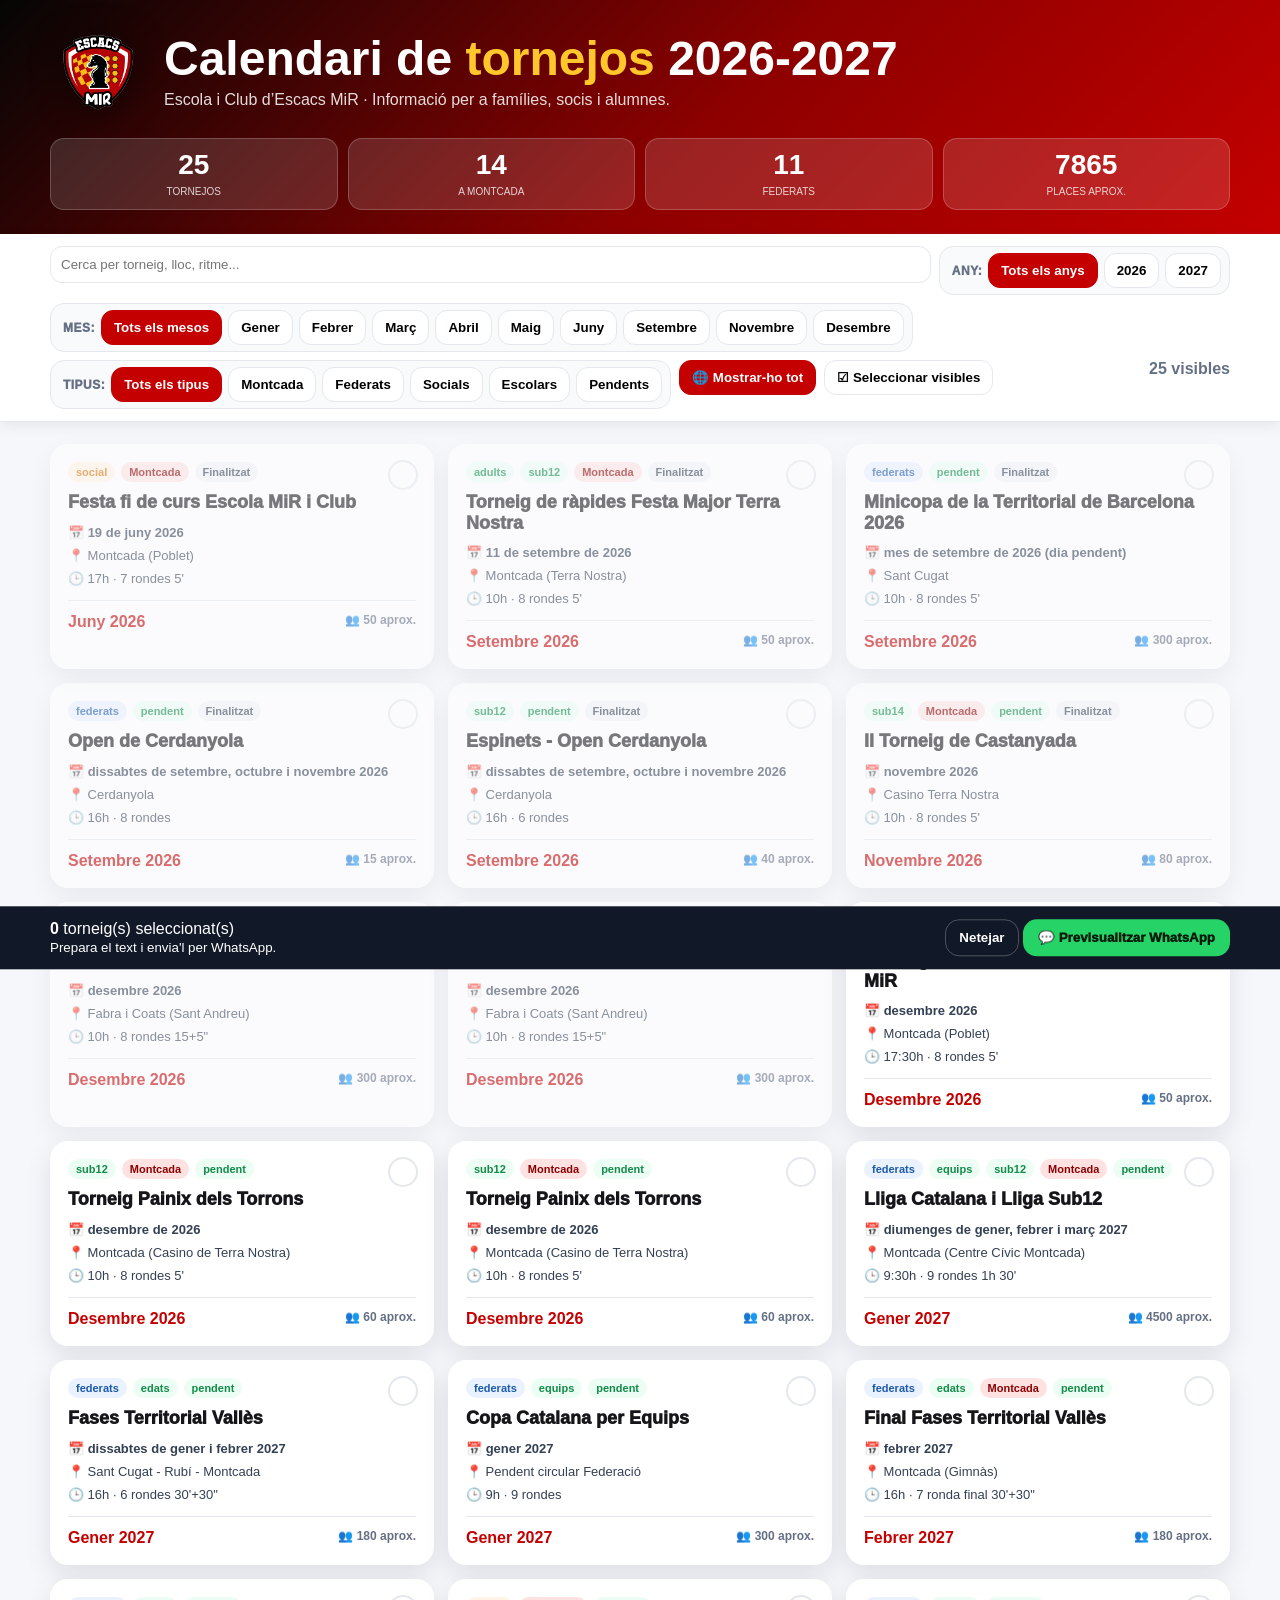
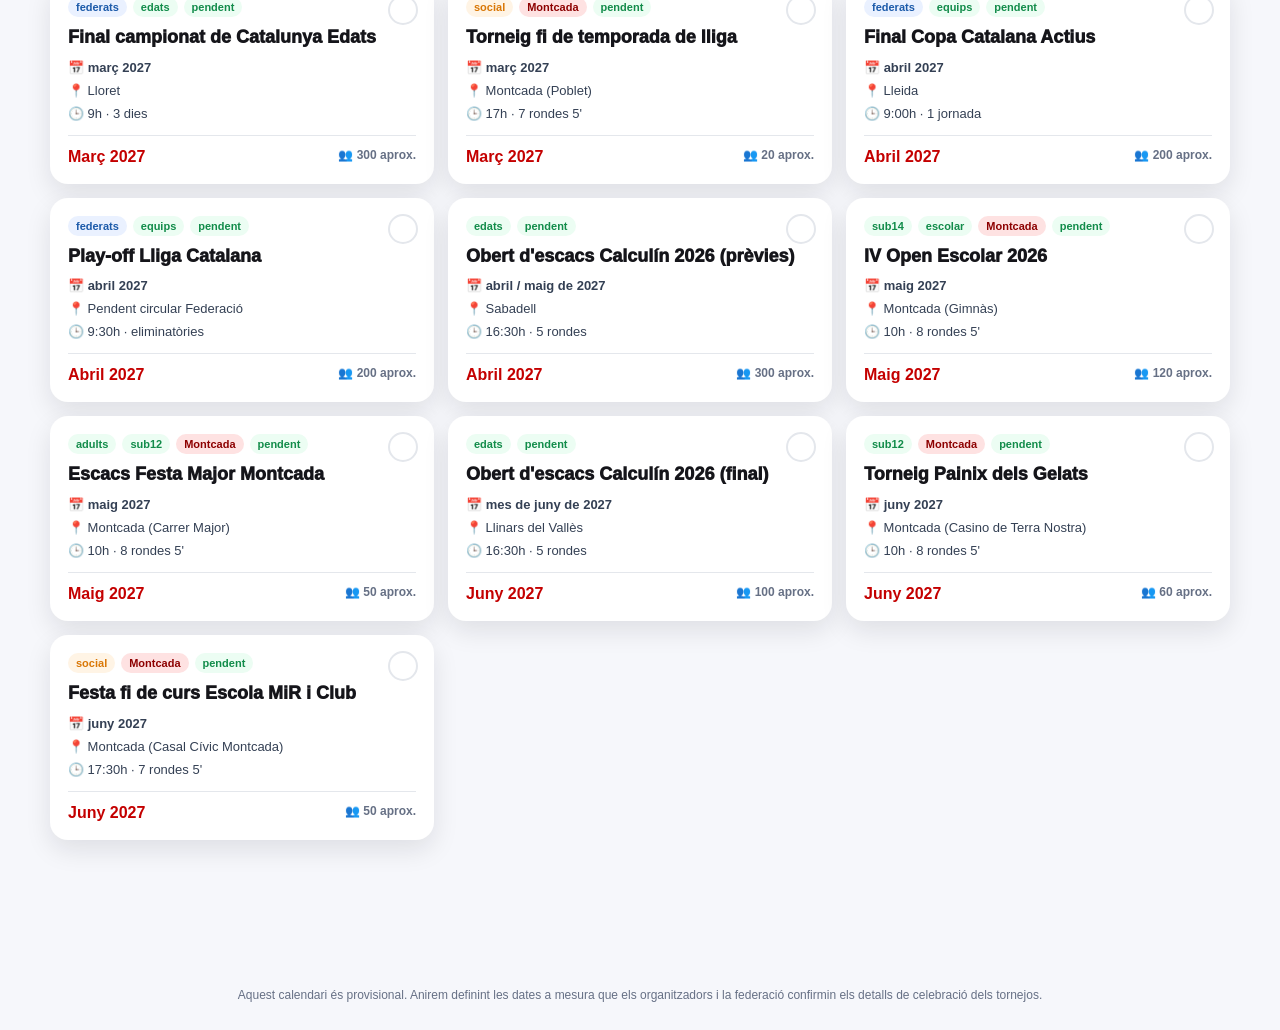
<file: assets/html_eines/calendari_tornejos_escacs_mir_2026_2027.html>
<!doctype html><html lang="ca"><head><meta charset="utf-8"><meta name="viewport" content="width=device-width,initial-scale=1"><title>Calendari de tornejos Escola i Club MiR 2026-2027</title><style>body{font-family:Segoe UI,Arial,sans-serif;background:#f6f7fb;margin:0;color:#15151a}header{background:linear-gradient(135deg,#050505,#8d0000 55%,#c40000);color:#fff;padding:24px}header .wrap{max-width:1180px;margin:auto;display:flex;gap:18px;align-items:center}.logo{width:96px;height:96px;object-fit:contain;filter:drop-shadow(0 4px 16px rgba(0,0,0,.5))}.title{font-size:clamp(28px,5vw,48px);font-weight:900;line-height:1;margin:0}.title span{color:#ffc72c}.sub{opacity:.86;margin-top:8px}.stats{max-width:1180px;margin:18px auto 0;display:grid;grid-template-columns:repeat(4,1fr);gap:10px}.stat{background:#ffffff22;border:1px solid #ffffff33;border-radius:14px;text-align:center;padding:10px}.stat b{font-size:28px;display:block}.stat small{text-transform:uppercase;font-size:10px;opacity:.8}.tools{position:sticky;top:0;background:white;border-bottom:1px solid #e4e7ec;box-shadow:0 4px 14px #0001;z-index:5}.toolsin{max-width:1180px;margin:auto;padding:12px 14px;display:flex;gap:8px;flex-wrap:wrap;align-items:center}.search{flex:1;min-width:240px;border:1px solid #e4e7ec;border-radius:12px;padding:10px}.btn{border:1px solid #e4e7ec;background:white;border-radius:12px;padding:9px 12px;font-weight:800;cursor:pointer}.btn.on{background:#c40000;color:white;border-color:#c40000}.filter-group{display:flex;align-items:center;gap:6px;flex-wrap:wrap}.filter-label{font-size:12px;font-weight:950;color:#667085;text-transform:uppercase;letter-spacing:.04em;margin-left:4px}.filter-select{min-width:105px}.filter-sep{width:1px;height:28px;background:#e4e7ec;margin:0 4px}@media(max-width:720px){.filter-group{width:100%}.filter-label{min-width:42px}.filter-sep{display:none}}.count{margin-left:auto;color:#667085;font-weight:800}.grid{max-width:1180px;margin:22px auto 120px;padding:0 14px;display:grid;grid-template-columns:repeat(auto-fill,minmax(285px,1fr));gap:14px}.card{background:white;border-radius:18px;box-shadow:0 10px 26px #14141e1a;border:2px solid transparent;padding:16px;position:relative;cursor:pointer}.card:hover{transform:translateY(-2px)}.card.sel{border-color:#c40000;box-shadow:0 0 0 4px #c400001a,0 10px 26px #14141e1a}.card.past{opacity:.56}.chk{position:absolute;right:14px;top:14px;width:26px;height:26px;border-radius:50%;border:2px solid #e4e7ec;display:grid;place-items:center;color:white}.card.sel .chk{background:#c40000;border-color:#c40000}.badges{display:flex;gap:6px;flex-wrap:wrap;margin-bottom:10px;padding-right:34px}.badge{font-size:11px;font-weight:900;border-radius:999px;padding:4px 8px;background:#f2f4f7;color:#344054}.fed{background:#eaf1ff;color:#1b5aaa}.social{background:#fff4e5;color:#d97706}.esc{background:#ecfdf3;color:#128c4a}.mir{background:#fee2e2;color:#8d0000}.name{font-size:18px;font-weight:950;line-height:1.15;margin-bottom:12px}.meta{display:grid;gap:8px;color:#344054;font-size:13px}.foot{display:flex;justify-content:space-between;margin-top:14px;padding-top:12px;border-top:1px solid #e4e7ec}.datebig{color:#c40000;font-weight:900}.players{color:#667085;font-size:12px;font-weight:800}.empty{background:#fff;border:1px dashed #ddd;border-radius:18px;padding:30px;text-align:center;color:#667085}.sbar{position:fixed;left:0;right:0;bottom:0;background:#111827;color:white;transform:translateY(110%);transition:.2s;z-index:9}.sbar.on{transform:translateY(0)}.sbarin{max-width:1180px;margin:auto;padding:13px 14px;display:flex;justify-content:space-between;gap:12px;align-items:center}.wa{background:#25d366;color:#071b0d;border:0;border-radius:14px;padding:11px 15px;font-weight:950;text-decoration:none;cursor:pointer}.clear{background:transparent;color:white;border:1px solid #ffffff40;border-radius:14px;padding:10px 13px;font-weight:800;cursor:pointer}.modal{position:fixed;inset:0;background:#0009;display:none;align-items:center;justify-content:center;padding:16px;z-index:20}.modal.on{display:flex}.box{background:white;border-radius:20px;width:min(720px,96vw);max-height:88vh;overflow:hidden;display:flex;flex-direction:column}.boxh,.boxf{padding:16px;border-bottom:1px solid #eee;display:flex;justify-content:space-between}.boxf{border-top:1px solid #eee;border-bottom:0;justify-content:flex-end;gap:10px}.msg{margin:16px;background:#e8fff0;border-radius:16px;padding:16px;white-space:pre-wrap;overflow:auto}.x{border:0;background:#f2f4f7;border-radius:10px;padding:8px 10px}footer{text-align:center;color:#667085;font-size:12px;padding:28px}@media(max-width:720px){header .wrap{align-items:flex-start}.logo{width:76px;height:76px}.stats{grid-template-columns:repeat(2,1fr)}.grid{grid-template-columns:1fr}.sbarin{flex-direction:column;align-items:flex-start}}.toolsin{align-items:flex-start}.filter-group{background:#f8fafc;border:1px solid #e4e7ec;border-radius:14px;padding:6px 8px}.filter-label{align-self:center}.toolsin .btn{white-space:nowrap}@media(max-width:720px){.toolsin{gap:10px}.filter-group{width:100%;overflow-x:auto;justify-content:flex-start}.count{margin-left:0}}
</style></head><body><header><div class="wrap"><img class="logo" src="../logo escola transp.png" alt="Escacs MiR"><div><h1 class="title">Calendari de <span>tornejos</span> 2026-2027</h1><div class="sub">Escola i Club d’Escacs MiR · Informació per a famílies, socis i alumnes.</div></div></div><div class="stats"><div class="stat"><b id="stTotal">0</b><small>tornejos</small></div><div class="stat"><b id="stMir">0</b><small>a Montcada</small></div><div class="stat"><b id="stFed">0</b><small>federats</small></div><div class="stat"><b id="stJug">0</b><small>places aprox.</small></div></div></header><div class="tools"><div class="toolsin">
  <input id="q" class="search" placeholder="Cerca per torneig, lloc, ritme..." oninput="render()">

  <div class="filter-group" aria-label="Filtre per any">
    <span class="filter-label">Any:</span>
    <button class="btn on" data-any="all" onclick="setAny('all')">Tots els anys</button>
    <button class="btn" data-any="2026" onclick="setAny('2026')">2026</button>
    <button class="btn" data-any="2027" onclick="setAny('2027')">2027</button>
  </div>

  <div class="filter-group" aria-label="Filtre per mes">
    <span class="filter-label">Mes:</span>
    <button class="btn on" data-mes="all" onclick="setMes('all')">Tots els mesos</button>
    <button class="btn" data-mes="1" onclick="setMes('1')">Gener</button>
    <button class="btn" data-mes="2" onclick="setMes('2')">Febrer</button>
    <button class="btn" data-mes="3" onclick="setMes('3')">Març</button>
    <button class="btn" data-mes="4" onclick="setMes('4')">Abril</button>
    <button class="btn" data-mes="5" onclick="setMes('5')">Maig</button>
    <button class="btn" data-mes="6" onclick="setMes('6')">Juny</button>
    <button class="btn" data-mes="9" onclick="setMes('9')">Setembre</button>
    <button class="btn" data-mes="11" onclick="setMes('11')">Novembre</button>
    <button class="btn" data-mes="12" onclick="setMes('12')">Desembre</button>
  </div>

  <div class="filter-group" aria-label="Filtre per tipus">
    <span class="filter-label">Tipus:</span>
    <button class="btn on" data-f="all" onclick="setFilter('all')">Tots els tipus</button>
    <button class="btn" data-f="montcada" onclick="setFilter('montcada')">Montcada</button>
    <button class="btn" data-f="federats" onclick="setFilter('federats')">Federats</button>
    <button class="btn" data-f="social" onclick="setFilter('social')">Socials</button>
    <button class="btn" data-f="escolar" onclick="setFilter('escolar')">Escolars</button>
    <button class="btn" data-f="pendent" onclick="setFilter('pendent')">Pendents</button>
  </div>

  <button class="btn" id="globalAllBtn" onclick="resetAllFilters()">🌐 Mostrar-ho tot</button>
  <button class="btn" id="selectAllBtn" onclick="selectVisible()">☑ Seleccionar visibles</button>
  <span class="count" id="vcnt"></span>
</div></div>
<div id="grid" class="grid"></div><div class="sbar" id="sbar"><div class="sbarin"><div><b id="seln">0</b> torneig(s) seleccionat(s)<br><small>Prepara el text i envia'l per WhatsApp.</small></div><div><button class="clear" onclick="clearSel()">Netejar</button> <button class="wa" onclick="openModal()">💬 Previsualitzar WhatsApp</button></div></div></div><div class="modal" id="modal" onclick="if(event.target.id==='modal')closeModal()"><div class="box"><div class="boxh"><b>Previsualització WhatsApp</b><button class="x" onclick="closeModal()">✕</button></div><div class="msg" id="msg"></div><div class="boxf"><button class="clear" style="color:#111;border-color:#ddd" onclick="closeModal()">Modificar</button><a class="wa" id="walink" target="_blank" rel="noopener">Enviar per WhatsApp</a></div></div></div><footer>Aquest calendari és provisional. Anirem definint les dates a mesura que els organitzadors i la federació confirmin els detalls de celebració dels tornejos.</footer><script>const DATA=[{"nom":"Festa fi de curs Escola MiR i Club","dia":"19 de juny 2026","start":"2026-06-19","end":"2026-06-19","lloc":"Montcada (Poblet)","hora":"17h","ritme":"7 rondes 5'","jugadors":50,"etiquetes":["social","Montcada"],"id":1,"mes":6,"any":2026,"montcada":true,"tipus":"social"},{"nom":"Minicopa de la Territorial de Barcelona 2026","dia":"mes de setembre de 2026 (dia pendent)","start":"2026-09-15","end":"2026-09-15","lloc":"Sant Cugat","hora":"10h","ritme":"8 rondes 5'","jugadors":300,"etiquetes":["federats","pendent"],"id":2,"mes":9,"any":2026,"montcada":false,"tipus":"federats"},{"nom":"Torneig de ràpides Festa Major Terra Nostra","dia":"11 de setembre de 2026","start":"2026-09-11","end":"2026-09-11","lloc":"Montcada (Terra Nostra)","hora":"10h","ritme":"8 rondes 5'","jugadors":50,"etiquetes":["adults","sub12","Montcada"],"id":3,"mes":9,"any":2026,"montcada":true,"tipus":"escolar"},{"nom":"Open de Cerdanyola","dia":"dissabtes de setembre, octubre i novembre 2026","start":"2026-09-19","end":"2026-11-28","lloc":"Cerdanyola","hora":"16h","ritme":"8 rondes","jugadors":15,"etiquetes":["federats","pendent"],"id":4,"mes":9,"any":2026,"montcada":false,"tipus":"federats"},{"nom":"Espinets - Open Cerdanyola","dia":"dissabtes de setembre, octubre i novembre 2026","start":"2026-09-19","end":"2026-11-28","lloc":"Cerdanyola","hora":"16h","ritme":"6 rondes","jugadors":40,"etiquetes":["sub12","pendent"],"id":5,"mes":9,"any":2026,"montcada":false,"tipus":"escolar"},{"nom":"II Torneig de Castanyada","dia":"novembre 2026","start":"2026-11-01","end":"2026-11-01","lloc":"Casino Terra Nostra","hora":"10h","ritme":"8 rondes 5'","jugadors":80,"etiquetes":["sub14","Montcada","pendent"],"id":6,"mes":11,"any":2026,"montcada":true,"tipus":"escolar"},{"nom":"Memorial David García Ilundain","dia":"desembre 2026","start":"2026-12-01","end":"2026-12-01","lloc":"Fabra i Coats (Sant Andreu)","hora":"10h","ritme":"8 rondes 15+5\"","jugadors":300,"etiquetes":["federats","edats","pendent"],"id":7,"mes":12,"any":2026,"montcada":false,"tipus":"federats"},{"nom":"Torneig de Nadal Escola i Club d'Escacs MiR","dia":"desembre 2026","start":"2026-12-15","end":"2026-12-15","lloc":"Montcada (Poblet)","hora":"17:30h","ritme":"8 rondes 5'","jugadors":50,"etiquetes":["social","Montcada","pendent"],"id":8,"mes":12,"any":2026,"montcada":true,"tipus":"social"},{"nom":"Torneig Painix dels Torrons","dia":"desembre de 2026","start":"2026-12-20","end":"2026-12-20","lloc":"Montcada (Casino de Terra Nostra)","hora":"10h","ritme":"8 rondes 5'","jugadors":60,"etiquetes":["sub12","Montcada","pendent"],"id":9,"mes":12,"any":2026,"montcada":true,"tipus":"escolar"},{"nom":"Memorial David García Ilundain","dia":"desembre 2026","start":"2026-12-01","end":"2026-12-01","lloc":"Fabra i Coats (Sant Andreu)","hora":"10h","ritme":"8 rondes 15+5\"","jugadors":300,"etiquetes":["federats","pendent"],"id":10,"mes":12,"any":2026,"montcada":false,"tipus":"federats"},{"nom":"Torneig Painix dels Torrons","dia":"desembre de 2026","start":"2026-12-20","end":"2026-12-20","lloc":"Montcada (Casino de Terra Nostra)","hora":"10h","ritme":"8 rondes 5'","jugadors":60,"etiquetes":["sub12","Montcada","pendent"],"id":11,"mes":12,"any":2026,"montcada":true,"tipus":"escolar"},{"nom":"Lliga Catalana i Lliga Sub12","dia":"diumenges de gener, febrer i març 2027","start":"2027-01-10","end":"2027-03-28","lloc":"Montcada (Centre Cívic Montcada)","hora":"9:30h","ritme":"9 rondes 1h 30'","jugadors":4500,"etiquetes":["federats","equips","sub12","Montcada","pendent"],"id":12,"mes":1,"any":2027,"montcada":true,"tipus":"federats"},{"nom":"Copa Catalana per Equips","dia":"gener 2027","start":"2027-01-17","end":"2027-01-17","lloc":"Pendent circular Federació","hora":"9h","ritme":"9 rondes","jugadors":300,"etiquetes":["federats","equips","pendent"],"id":13,"mes":1,"any":2027,"montcada":false,"tipus":"federats"},{"nom":"Fases Territorial Vallès","dia":"dissabtes de gener i febrer 2027","start":"2027-01-16","end":"2027-02-20","lloc":"Sant Cugat - Rubí - Montcada","hora":"16h","ritme":"6 rondes 30'+30\"","jugadors":180,"etiquetes":["federats","edats","pendent"],"id":14,"mes":1,"any":2027,"montcada":true,"tipus":"federats"},{"nom":"Final Fases Territorial Vallès","dia":"febrer 2027","start":"2027-02-27","end":"2027-02-27","lloc":"Montcada (Gimnàs)","hora":"16h","ritme":"7 ronda final 30'+30\"","jugadors":180,"etiquetes":["federats","edats","Montcada","pendent"],"id":15,"mes":2,"any":2027,"montcada":true,"tipus":"federats"},{"nom":"Torneig fi de temporada de lliga","dia":"març 2027","start":"2027-03-28","end":"2027-03-28","lloc":"Montcada (Poblet)","hora":"17h","ritme":"7 rondes 5'","jugadors":20,"etiquetes":["social","Montcada","pendent"],"id":16,"mes":3,"any":2027,"montcada":true,"tipus":"social"},{"nom":"Final campionat de Catalunya Edats","dia":"març 2027","start":"2027-03-27","end":"2027-03-29","lloc":"Lloret","hora":"9h","ritme":"3 dies","jugadors":300,"etiquetes":["federats","edats","pendent"],"id":17,"mes":3,"any":2027,"montcada":false,"tipus":"federats"},{"nom":"Final Copa Catalana Actius","dia":"abril 2027","start":"2027-04-01","end":"2027-04-01","lloc":"Lleida","hora":"9:00h","ritme":"1 jornada","jugadors":200,"etiquetes":["federats","equips","pendent"],"id":18,"mes":4,"any":2027,"montcada":false,"tipus":"federats"},{"nom":"IV Open Escolar 2026","dia":"maig 2027","start":"2027-05-01","end":"2027-05-01","lloc":"Montcada (Gimnàs)","hora":"10h","ritme":"8 rondes 5'","jugadors":120,"etiquetes":["sub14","escolar","Montcada","pendent"],"id":19,"mes":5,"any":2027,"montcada":true,"tipus":"escolar"},{"nom":"Play-off Lliga Catalana","dia":"abril 2027","start":"2027-04-01","end":"2027-04-30","lloc":"Pendent circular Federació","hora":"9:30h","ritme":"eliminatòries","jugadors":200,"etiquetes":["federats","equips","pendent"],"id":20,"mes":4,"any":2027,"montcada":false,"tipus":"federats"},{"nom":"Escacs Festa Major Montcada","dia":"maig 2027","start":"2027-05-01","end":"2027-05-31","lloc":"Montcada (Carrer Major)","hora":"10h","ritme":"8 rondes 5'","jugadors":50,"etiquetes":["adults","sub12","Montcada","pendent"],"id":21,"mes":5,"any":2027,"montcada":true,"tipus":"escolar"},{"nom":"Obert d'escacs Calculín 2026 (prèvies)","dia":"abril / maig de 2027","start":"2027-04-01","end":"2027-05-31","lloc":"Sabadell","hora":"16:30h","ritme":"5 rondes","jugadors":300,"etiquetes":["edats","pendent"],"id":22,"mes":4,"any":2027,"montcada":false,"tipus":"escolar"},{"nom":"Obert d'escacs Calculín 2026 (final)","dia":"mes de juny de 2027","start":"2027-06-01","end":"2027-06-30","lloc":"Llinars del Vallès","hora":"16:30h","ritme":"5 rondes","jugadors":100,"etiquetes":["edats","pendent"],"id":23,"mes":6,"any":2027,"montcada":false,"tipus":"escolar"},{"nom":"Torneig Painix dels Gelats","dia":"juny 2027","start":"2027-06-01","end":"2027-06-30","lloc":"Montcada (Casino de Terra Nostra)","hora":"10h","ritme":"8 rondes 5'","jugadors":60,"etiquetes":["sub12","Montcada","pendent"],"id":24,"mes":6,"any":2027,"montcada":true,"tipus":"escolar"},{"nom":"Festa fi de curs Escola MiR i Club","dia":"juny 2027","start":"2027-06-01","end":"2027-06-30","lloc":"Montcada (Casal Cívic Montcada)","hora":"17:30h","ritme":"7 rondes 5'","jugadors":50,"etiquetes":["social","Montcada","pendent"],"id":25,"mes":6,"any":2027,"montcada":true,"tipus":"social"}];const MESOS={"1": "Gener", "2": "Febrer", "3": "Març", "4": "Abril", "5": "Maig", "6": "Juny", "7": "Juliol", "8": "Agost", "9": "Setembre", "10": "Octubre", "11": "Novembre", "12": "Desembre"};let filter='all';let activeAny='all';let activeMes='all';const sel=new Set();let lastVisible=[];const today=new Date();today.setHours(0,0,0,0);
function isPast(e){return new Date(e.end+'T00:00:00')<today}
function esc(s){return String(s??'').replace(/[&<>]/g,m=>({'&':'&amp;','<':'&lt;','>':'&gt;'}[m]))}
function setActive(selector,attr,value){document.querySelectorAll(selector).forEach(b=>b.classList.toggle('on',b.getAttribute(attr)===value))}
function setFilter(f){filter=(filter===f&&f!=='all')?'all':f;setActive('[data-f]','data-f',filter);updateGlobalAllButton();render()}
function setAny(y){activeAny=(activeAny===y&&y!=='all')?'all':y;setActive('[data-any]','data-any',activeAny);updateGlobalAllButton();render()}
function setMes(m){activeMes=(activeMes===m&&m!=='all')?'all':m;setActive('[data-mes]','data-mes',activeMes);updateGlobalAllButton();render()}
function resetAllFilters(){filter='all';activeAny='all';activeMes='all';document.getElementById('q').value='';setActive('[data-f]','data-f','all');setActive('[data-any]','data-any','all');setActive('[data-mes]','data-mes','all');updateGlobalAllButton();render()}
function updateGlobalAllButton(){const b=document.getElementById('globalAllBtn');if(!b)return;const q=document.getElementById('q').value.trim();b.classList.toggle('on',filter==='all'&&!q&&activeAny==='all'&&activeMes==='all')}
function matches(e){const q=document.getElementById('q').value.toLowerCase().trim();const txt=(e.nom+' '+e.dia+' '+e.lloc+' '+e.hora+' '+e.ritme+' '+e.etiquetes.join(' ')).toLowerCase();if(q&&!txt.includes(q))return false;if(activeAny!=='all'&&String(e.any)!==activeAny)return false;if(activeMes!=='all'&&String(e.mes)!==activeMes)return false;if(filter==='montcada'&&!e.montcada)return false;if(filter==='federats'&&!e.etiquetes.includes('federats'))return false;if(filter==='social'&&e.tipus!=='social')return false;if(filter==='escolar'&&!(e.etiquetes.includes('escolar')||e.etiquetes.includes('sub12')||e.etiquetes.includes('sub14')||e.etiquetes.includes('edats')))return false;if(filter==='pendent'&&!e.etiquetes.includes('pendent'))return false;return true}
function card(e){const past=isPast(e);const b=e.etiquetes.map(t=>`<span class="badge ${t==='federats'?'fed':t==='social'?'social':(t==='Montcada'?'mir':'esc')}">${esc(t)}</span>`).join('');return `<article class="card ${sel.has(e.id)?'sel':''} ${past?'past':''}" onclick="toggle(${e.id})">
<div class="chk">✓</div>
<div class="badges">${b}${past?'<span class="badge">Finalitzat</span>':''}</div>
<div class="name">${esc(e.nom)}</div>
<div class="meta">
<div>📅 <b>${esc(e.dia)}</b></div>
<div>📍 ${esc(e.lloc)}</div>
<div>🕒 ${esc(e.hora)} · ${esc(e.ritme)}</div>
</div>
<div class="foot">
<span class="datebig">${MESOS[e.mes]} ${e.any}</span>
<span class="players">👥 ${e.jugadors} aprox.</span>
</div>
</article>`}
function render(){updateGlobalAllButton();const data=DATA.filter(matches).sort((a,b)=>a.start.localeCompare(b.start));lastVisible=data.map(e=>e.id);document.getElementById('grid').innerHTML=data.length?data.map(card).join(''):`<div class="empty">No hi ha tornejos amb aquests filtres.</div>`;document.getElementById('vcnt').textContent=data.length+' visibles';document.getElementById('stTotal').textContent=DATA.length;document.getElementById('stMir').textContent=DATA.filter(e=>e.montcada).length;document.getElementById('stFed').textContent=DATA.filter(e=>e.etiquetes.includes('federats')).length;document.getElementById('stJug').textContent=DATA.reduce((a,e)=>a+(+e.jugadors||0),0);updateBar()}
function toggle(id){sel.has(id)?sel.delete(id):sel.add(id);render()}
function selectVisible(){const allSelected=lastVisible.length>0&&lastVisible.every(id=>sel.has(id));lastVisible.forEach(id=>allSelected?sel.delete(id):sel.add(id));render()}
function clearSel(){sel.clear();render()}
function updateBar(){document.getElementById('seln').textContent=sel.size;document.getElementById('sbar').classList.toggle('on',sel.size>0);const btn=document.getElementById('selectAllBtn');if(btn){const allSelected=lastVisible.length>0&&lastVisible.every(id=>sel.has(id));btn.textContent=allSelected?'☐ Desseleccionar visibles':'☑ Seleccionar visibles';btn.classList.toggle('on',allSelected)}}
function buildMsg(){
  const list=[...sel]
    .map(id=>DATA.find(e=>e.id===id))
    .filter(Boolean)
    .sort((a,b)=>a.start.localeCompare(b.start));

  let m = "\u265f *CALENDARI TORNEJOS ESCOLA I CLUB MiR 2026-2027* \u265f\n";
  m += "\u2501\u2501\u2501\u2501\u2501\u2501\u2501\u2501\u2501\u2501\u2501\u2501\u2501\u2501\u2501\u2501\u2501\u2501\u2501\u2501\n\n";
  m += "\uD83D\uDCCB *Tornejos seleccionats (" + list.length + "):*\n\n";

  list.forEach((e,i)=>{
    m += (i+1) + ". \uD83C\uDFC6 *" + e.nom + "*\n";
    m += "   \uD83D\uDCC5 " + e.dia + "\n";
    m += "   \uD83D\uDCCD " + e.lloc + "\n";
    m += "   \uD83C\uDFAF " + e.hora + " - " + e.ritme + "\n";
    m += "   \uD83D\uDC65 " + e.jugadors + " jugadors aprox.\n";
    m += "   \uD83C\uDFF7\uFE0F " + e.etiquetes.join(", ") + "\n\n";
  });

  m += "_Club i Escola d’Escacs MiR_";
  return m.trim();
}
function openModal(){if(!sel.size)return;const m=buildMsg();document.getElementById('msg').textContent=m;const encoded=encodeURIComponent(m);const isMobile=/Android|iPhone|iPad|iPod/i.test(navigator.userAgent);document.getElementById('walink').href=(isMobile?'https://wa.me/?text=':'https://web.whatsapp.com/send?text=')+encoded;document.getElementById('modal').classList.add('on')}
function closeModal(){document.getElementById('modal').classList.remove('on')}
document.addEventListener('keydown',e=>{if(e.key==='Escape')closeModal()});render();</script></body></html>
</file>
<file: css/tokens.css>
/* ── DESIGN TOKENS ── */
:root {
  /* Brand colours (Manual d'identitat MiR) */
  --maroon:    #7B0000;
  --maroon-d:  #5A0000;
  --maroon-l:  #9A0000;
  --gold:      #E8A600;
  --gold-l:    #F5C842;
  --cream:     #FFF4C7;
  --cream-d:   #F0E49A;

  /* Neutrals */
  --dark:      #1A1A1A;
  --white:     #FFFFFF;
  --bg:        #F9F9F7;
  --text:      #1A1A1A;
  --text-m:    #5C5C5C;
  --border:    #E5E5E3;

  /* Shape & elevation */
  --radius:    10px;
  --radius-lg: 16px;
  --shadow-s:  0 1px 4px rgba(0,0,0,0.07);
  --shadow:    0 4px 16px rgba(0,0,0,0.09);
  --shadow-lg: 0 8px 32px rgba(0,0,0,0.12);

  /* Layout */
  --nav-h:  64px;
  --max-w: 1100px;
  --sec-py: 80px;
}
</file>
<file: css/base.css>
/* ── RESET & BASE ── */
*, *::before, *::after { box-sizing: border-box; margin: 0; padding: 0; }
html { scroll-behavior: smooth; -webkit-text-size-adjust: 100%; }

body {
  font-family: 'Open Sans', system-ui, sans-serif;
  background: var(--bg);
  color: var(--text);
  line-height: 1.65;
  -webkit-font-smoothing: antialiased;
}

h1, h2, h3, h4 {
  font-family: 'Montserrat', sans-serif;
  line-height: 1.2;
  font-weight: 700;
}

a { color: inherit; text-decoration: none; }
img { display: block; max-width: 100%; }
ul { list-style: none; }

.container {
  max-width: var(--max-w);
  margin: 0 auto;
  padding: 0 24px;
}

/* ── BILINGÜISME CA / ES ── */
/* Per defecte mostra català, amaga castellà */
.es { display: none; }

/* Quan el body té .lang-es, inverteix */
body.lang-es .es { display: revert; }
body.lang-es .ca { display: none; }
</file>
<file: css/components.css>
/* ── SHARED COMPONENTS ── */

/* Buttons */
.btn {
  display: inline-flex;
  align-items: center;
  gap: .4rem;
  padding: .75rem 1.75rem;
  border-radius: 50px;
  font-family: 'Montserrat', sans-serif;
  font-weight: 700;
  font-size: .9rem;
  cursor: pointer;
  transition: transform .15s, box-shadow .15s, background .15s;
  border: 2px solid transparent;
  text-align: center;
  white-space: nowrap;
}
.btn:hover { transform: translateY(-2px); box-shadow: var(--shadow); }

.btn-primary  { background: var(--gold); color: var(--dark); border-color: var(--gold); }
.btn-primary:hover { background: var(--gold-l); }

.btn-maroon   { background: var(--maroon); color: var(--white); border-color: var(--maroon); }
.btn-maroon:hover { background: var(--maroon-d); }

.btn-outline  { background: transparent; border-color: var(--white); color: var(--white); }
.btn-outline:hover { background: rgba(255,255,255,.12); }

.btn-outline-dark { background: transparent; border-color: var(--maroon); color: var(--maroon); }
.btn-outline-dark:hover { background: var(--maroon); color: var(--white); }

.btn-sm { padding: .5rem 1.2rem; font-size: .82rem; }

/* Section labels */
.section-eyebrow {
  display: inline-block;
  background: var(--cream);
  color: var(--maroon);
  font-family: 'Montserrat', sans-serif;
  font-weight: 700;
  font-size: .72rem;
  letter-spacing: .12em;
  text-transform: uppercase;
  padding: .3rem .9rem;
  border-radius: 50px;
  margin-bottom: .75rem;
}

.section-title {
  font-size: clamp(1.6rem, 3.5vw, 2.3rem);
  font-weight: 900;
  margin-bottom: .75rem;
}

.section-sub {
  font-size: 1rem;
  color: var(--text-m);
  max-width: 580px;
  line-height: 1.7;
}

/* Section padding helper */
.section-pad { padding: var(--sec-py) 0; }
</file>
<file: css/layout/nav.css>
/* ── NAVIGATION ── */
nav {
  position: sticky;
  top: 0;
  z-index: 999;
  background: var(--white);
  border-bottom: 1px solid var(--border);
  height: var(--nav-h);
}
nav.scrolled { box-shadow: var(--shadow-s); }

.nav-inner {
  display: flex;
  align-items: center;
  justify-content: space-between;
  height: var(--nav-h);
  gap: 1rem;
}

/* Logo */
.nav-logo {
  display: flex;
  align-items: center;
  gap: .65rem;
  flex-shrink: 0;
}
.nav-logo img {
  height: 42px;
  width: auto;
}
.nav-logo-text {
  font-family: 'Montserrat', sans-serif;
  font-weight: 900;
  font-size: 1.05rem;
  color: var(--maroon);
  letter-spacing: .02em;
}

/* Links */
.nav-links {
  display: flex;
  align-items: center;
  gap: 1rem;
}
.nav-links a {
  font-family: 'Montserrat', sans-serif;
  font-weight: 600;
  font-size: .85rem;
  color: var(--text-m);
  letter-spacing: .03em;
  transition: color .18s;
  position: relative;
  white-space: nowrap;
}
.nav-links a::after {
  content: '';
  position: absolute;
  bottom: -3px;
  left: 0; right: 0;
  height: 2px;
  background: var(--maroon);
  transform: scaleX(0);
  transition: transform .18s;
  border-radius: 2px;
}
.nav-links a:hover { color: var(--maroon); }
.nav-links a:hover::after,
.nav-links a.active::after { transform: scaleX(1); }
.nav-links a.active { color: var(--maroon); }

/* Right side */
.nav-right {
  display: flex;
  align-items: center;
  gap: 1rem;
  flex-shrink: 0;
}

/* Language toggle */
.lang-toggle {
  display: flex;
  align-items: center;
  gap: .3rem;
  font-family: 'Montserrat', sans-serif;
  font-size: .78rem;
  font-weight: 700;
  color: var(--border);
}
.lang-btn {
  background: none;
  border: none;
  cursor: pointer;
  font-family: 'Montserrat', sans-serif;
  font-size: .78rem;
  font-weight: 700;
  color: var(--text-m);
  padding: .2rem .4rem;
  border-radius: 4px;
  transition: color .15s, background .15s;
}
.lang-btn:hover { color: var(--maroon); }
.lang-btn.active {
  color: var(--maroon);
  background: var(--cream);
}

/* CTA button in nav */
.nav-cta { padding: .55rem 1.4rem; font-size: .82rem; }

/* Hamburger */
.nav-hamburger {
  display: none;
  flex-direction: column;
  gap: 5px;
  background: none;
  border: none;
  cursor: pointer;
  padding: .4rem;
}
.nav-hamburger span {
  display: block;
  width: 22px;
  height: 2px;
  background: var(--maroon);
  border-radius: 2px;
  transition: transform .2s, opacity .2s;
}
.nav-hamburger.open span:nth-child(1) { transform: translateY(7px) rotate(45deg); }
.nav-hamburger.open span:nth-child(2) { opacity: 0; }
.nav-hamburger.open span:nth-child(3) { transform: translateY(-7px) rotate(-45deg); }

/* Mobile menu */
.nav-mobile {
  display: none;
  position: fixed;
  top: var(--nav-h);
  left: 0; right: 0;
  background: var(--white);
  border-bottom: 1px solid var(--border);
  padding: 1.5rem 24px 2rem;
  z-index: 998;
  box-shadow: var(--shadow);
}
.nav-mobile.open { display: block; }
.nav-mobile ul {
  display: flex;
  flex-direction: column;
  gap: .2rem;
  margin-bottom: 1.5rem;
}
.nav-mobile ul li a {
  display: block;
  padding: .75rem 0;
  font-family: 'Montserrat', sans-serif;
  font-weight: 600;
  font-size: 1rem;
  color: var(--text);
  border-bottom: 1px solid var(--border);
}
.nav-mobile ul li:last-child a { border-bottom: none; }
.nav-mobile .btn { display: block; text-align: center; margin-bottom: .8rem; }
.nav-mobile .lang-toggle { justify-content: center; }

@media (max-width: 900px) {
  .nav-links { display: none; }
  .nav-cta   { display: none; }
  .lang-toggle { display: none; }
  .nav-hamburger { display: flex; }
}
</file>
<file: css/layout/footer.css>
/* ── FOOTER ── */
footer {
  background: var(--dark);
  color: rgba(255,255,255,0.65);
  padding: 56px 0 0;
}

.footer-inner {
  display: grid;
  grid-template-columns: 2fr 1fr 1fr 1fr;
  gap: 2.5rem;
  padding-bottom: 2.5rem;
}

.footer-brand {}
.footer-brand .brand-logo {
  display: flex;
  align-items: center;
  gap: .6rem;
  margin-bottom: .75rem;
}
.footer-brand .brand-logo img { height: 36px; opacity: 1; }
.footer-brand .brand-name {
  font-family: 'Montserrat', sans-serif;
  font-weight: 900;
  font-size: 1rem;
  color: var(--white);
}
.footer-brand p {
  font-size: .85rem;
  line-height: 1.6;
  max-width: 260px;
  margin-bottom: 1.2rem;
}
.social-row { display: flex; gap: .6rem; }
.social-btn {
  width: 36px; height: 36px;
  background: rgba(255,255,255,0.08);
  border-radius: 8px;
  display: flex; align-items: center; justify-content: center;
  font-size: .9rem;
  transition: background .18s;
}
.social-icon-svg {
  width: 18px;
  height: 18px;
  fill: currentColor;
}
.social-btn:hover { background: var(--gold); color: var(--dark); }

.footer-col h4 {
  font-family: 'Montserrat', sans-serif;
  font-size: .75rem;
  font-weight: 700;
  color: var(--white);
  letter-spacing: .1em;
  text-transform: uppercase;
  margin-bottom: 1rem;
}
.footer-col ul li { margin-bottom: .5rem; }
.footer-col ul li a {
  font-size: .85rem;
  transition: color .18s;
}
.footer-col ul li a:hover { color: var(--gold-l); }

.footer-bottom {
  border-top: 1px solid rgba(255,255,255,0.08);
  padding: 1.25rem 0;
  display: flex;
  justify-content: space-between;
  align-items: center;
  font-size: .78rem;
  flex-wrap: wrap;
  gap: .5rem;
}
.footer-bottom a { color: var(--gold-l); }

@media (max-width: 768px) {
  .footer-inner { grid-template-columns: 1fr 1fr; }
}
@media (max-width: 480px) {
  .footer-inner { grid-template-columns: 1fr; }
  .footer-bottom { flex-direction: column; text-align: center; }
}
</file>
<file: css/sections/hero.css>
/* ── HERO ── */
.hero {
  background: var(--maroon);
  color: var(--white);
  padding: 72px 0 64px;
  position: relative;
  overflow: hidden;
}

/* Subtle chess pattern accent */
.hero::before {
  content: '';
  position: absolute;
  top: 0; right: 0;
  width: 420px; height: 420px;
  background: repeating-conic-gradient(
    rgba(255,255,255,0.04) 0% 25%,
    transparent 0% 50%
  ) 0 0 / 32px 32px;
  pointer-events: none;
  mask-image: radial-gradient(ellipse at top right, black 20%, transparent 70%);
  -webkit-mask-image: radial-gradient(ellipse at top right, black 20%, transparent 70%);
}

.hero-inner {
  display: grid;
  grid-template-columns: 1fr auto;
  gap: 3rem;
  align-items: center;
}

/* Left: content */
.hero-content {}

.hero-eyebrow {
  display: inline-block;
  background: rgba(232,166,0,.18);
  border: 1px solid rgba(232,166,0,.35);
  color: var(--gold-l);
  font-family: 'Montserrat', sans-serif;
  font-weight: 700;
  font-size: .72rem;
  letter-spacing: .14em;
  text-transform: uppercase;
  padding: .3rem .9rem;
  border-radius: 50px;
  margin-bottom: 1.2rem;
}

.hero h1 {
  font-size: clamp(2rem, 4.5vw, 3.2rem);
  font-weight: 900;
  margin-bottom: 1.2rem;
  color: var(--white);
}
.hero h1 em { color: var(--gold-l); font-style: normal; }

.hero-lead {
  font-size: 1.05rem;
  color: rgba(255,255,255,0.8);
  margin-bottom: 2rem;
  max-width: 480px;
  line-height: 1.7;
}

.hero-buttons { display: flex; gap: .85rem; flex-wrap: wrap; }

.hero-stats {
  display: flex;
  gap: 2rem;
  margin-top: 2.5rem;
  padding-top: 2rem;
  border-top: 1px solid rgba(255,255,255,0.12);
  flex-wrap: wrap;
}
.stat-item { text-align: center; }
.stat-num {
  font-family: 'Montserrat', sans-serif;
  font-weight: 900;
  font-size: 2rem;
  color: var(--gold-l);
  display: block;
  line-height: 1;
  margin-bottom: .2rem;
}
.stat-label {
  font-size: .72rem;
  color: rgba(255,255,255,0.6);
  text-transform: uppercase;
  letter-spacing: .1em;
}

/* Right: logo visual */
.hero-visual {
  display: flex;
  flex-direction: column;
  align-items: center;
  gap: 1rem;
}
.hero-logo {
  width: 200px;
  height: 200px;
  object-fit: contain;
  filter: drop-shadow(0 8px 32px rgba(0,0,0,0.4));
}
.hero-tagline {
  font-family: 'Montserrat', sans-serif;
  font-weight: 700;
  font-size: .78rem;
  letter-spacing: .18em;
  text-transform: uppercase;
  color: rgba(255,255,255,0.45);
  text-align: center;
}

@media (max-width: 768px) {
  .hero-inner { grid-template-columns: 1fr; }
  .hero-visual { display: none; }
  .hero { padding: 56px 0 48px; }
}
</file>
<file: css/sections/escola.css>
/* ── ESCOLA ── */
.escola {
  padding: var(--sec-py) 0;
  background: var(--white);
}

.escola-header {
  text-align: center;
  margin-bottom: 3rem;
}
.escola-header .section-sub { margin: 0 auto; }

.categories-grid {
  display: grid;
  grid-template-columns: repeat(auto-fit, minmax(230px, 1fr));
  gap: 1.25rem;
  margin-bottom: 2.5rem;
}

.cat-card {
  border: 1px solid var(--border);
  border-radius: var(--radius-lg);
  overflow: hidden;
  background: var(--white);
  box-shadow: var(--shadow-s);
  transition: transform .2s, box-shadow .2s;
}
.cat-card:hover {
  transform: translateY(-4px);
  box-shadow: var(--shadow);
}

.cat-accent {
  height: 5px;
  border-radius: var(--radius-lg) var(--radius-lg) 0 0;
}
.prebenjamin .cat-accent { background: linear-gradient(90deg, #E07B39, #F0A060); }
.benjamin    .cat-accent { background: linear-gradient(90deg, var(--gold), var(--gold-l)); }
.alevi       .cat-accent { background: linear-gradient(90deg, var(--maroon), var(--maroon-l)); }
.infantil    .cat-accent { background: linear-gradient(90deg, #3D1C02, #7A3A10); }

.cat-top {
  padding: 1.5rem 1.5rem .75rem;
  display: flex;
  align-items: flex-start;
  gap: 1rem;
}
.cat-icon { font-size: 2rem; line-height: 1; }
.cat-info {}
.cat-info h3 {
  font-size: 1rem;
  font-weight: 900;
  color: var(--text);
  margin-bottom: .25rem;
}
.age-badge {
  display: inline-block;
  background: var(--bg);
  border: 1px solid var(--border);
  color: var(--text-m);
  font-family: 'Montserrat', sans-serif;
  font-size: .7rem;
  font-weight: 700;
  padding: .15rem .6rem;
  border-radius: 50px;
}

.cat-body {
  padding: .25rem 1.5rem 1.5rem;
}
.cat-body ul li {
  font-size: .86rem;
  color: var(--text-m);
  padding: .3rem 0;
  border-bottom: 1px solid var(--border);
  display: flex;
  align-items: flex-start;
  gap: .5rem;
}
.cat-body ul li:last-child { border-bottom: none; }
.cat-body ul li::before {
  content: '♟';
  color: var(--maroon);
  font-size: .75rem;
  flex-shrink: 0;
  margin-top: .1rem;
}

.escola-cta { text-align: center; }
</file>
<file: css/sections/eines.css>
/* ── EINES (TOOLS) ── */
.eines {
  padding: var(--sec-py) 0;
  background: var(--cream);
}

.eines-header {
  text-align: center;
  margin-bottom: 3rem;
}
.eines-header .section-sub { margin: 0 auto; }

.eines-grid {
  display: grid;
  grid-template-columns: repeat(auto-fit, minmax(280px, 1fr));
  gap: 1.25rem;
}

.eina-card {
  background: var(--white);
  border: 1px solid rgba(123,0,0,0.12);
  border-radius: var(--radius-lg);
  padding: 2rem 1.75rem;
  display: flex;
  flex-direction: column;
  gap: 1rem;
  transition: transform .2s, box-shadow .2s;
}
.eina-card:hover {
  transform: translateY(-4px);
  box-shadow: var(--shadow);
}
.eina-card.soon { opacity: .7; }

.eina-icon {
  width: 52px; height: 52px;
  background: var(--cream);
  border-radius: 14px;
  display: flex;
  align-items: center;
  justify-content: center;
  font-size: 1.6rem;
}

.eina-card h3 {
  font-size: 1.05rem;
  font-weight: 800;
  color: var(--maroon);
}

.eina-card p {
  font-size: .88rem;
  color: var(--text-m);
  line-height: 1.6;
  flex: 1;
}

.eina-tag {
  display: inline-block;
  background: var(--cream-d);
  color: var(--maroon-d);
  font-family: 'Montserrat', sans-serif;
  font-size: .68rem;
  font-weight: 700;
  padding: .2rem .65rem;
  border-radius: 50px;
  text-transform: uppercase;
  letter-spacing: .08em;
}
.eina-tag.soon-tag {
  background: #f0f0ee;
  color: #999;
}
</file>
<file: css/sections/competicio.css>
/* ── COMPETICIÓ ── */
.competicio {
  padding: var(--sec-py) 0;
  background: var(--maroon);
  color: var(--white);
}

.competicio-inner {
  display: grid;
  grid-template-columns: minmax(140px, 190px) minmax(0, 1fr) minmax(320px, 1fr);
  gap: 2.5rem;
  align-items: center;
}

.competicio-logo {
  display: flex;
  align-items: center;
  justify-content: center;
  align-self: stretch;
}

.competicio-logo img {
  width: 100%;
  max-width: 190px;
  height: auto;
  object-fit: contain;
}

.competicio .section-eyebrow {
  background: rgba(255,255,255,0.12);
  color: var(--gold-l);
  border: 1px solid rgba(255,255,255,0.2);
}
.competicio .section-title { color: var(--white); }
.competicio .section-sub   { color: rgba(255,255,255,0.72); }

.feat-list {
  margin-top: 1.75rem;
  display: flex;
  flex-direction: column;
  gap: .75rem;
}
.feat-item {
  display: flex;
  align-items: flex-start;
  gap: 1rem;
  background: rgba(255,255,255,0.06);
  border: 1px solid rgba(255,255,255,0.1);
  border-radius: var(--radius);
  padding: 1rem 1.2rem;
  transition: background .18s;
}
.feat-item:hover { background: rgba(255,255,255,0.1); }
.feat-icon { font-size: 1.3rem; flex-shrink: 0; margin-top: .1rem; }
.feat-item h4 { font-size: .92rem; font-weight: 700; margin-bottom: .15rem; }
.feat-item p  { font-size: .82rem; color: rgba(255,255,255,0.65); margin: 0; }

/* Stats grid */
.comp-stats {
  display: grid;
  grid-template-columns: 1fr 1fr;
  gap: 1rem;
}
.comp-badge {
  background: rgba(255,255,255,0.07);
  border: 1px solid rgba(255,255,255,0.12);
  border-radius: var(--radius-lg);
  padding: 1.75rem 1rem;
  text-align: center;
  transition: background .18s;
}
.comp-badge:hover { background: rgba(255,255,255,0.12); }
.comp-num {
  font-family: 'Montserrat', sans-serif;
  font-weight: 900;
  font-size: 2.2rem;
  color: var(--gold-l);
  display: block;
  line-height: 1;
  margin-bottom: .4rem;
}
.comp-lbl {
  font-size: .78rem;
  color: rgba(255,255,255,0.6);
  line-height: 1.4;
}

@media (max-width: 900px) {
  .competicio-inner { grid-template-columns: 1fr; gap: 2.5rem; }
  .competicio-logo img { max-width: 170px; }
}
</file>
<file: css/sections/beneficis.css>
/* ── BENEFICIS ── */
.beneficis {
  padding: var(--sec-py) 0;
  background: var(--bg);
}

.beneficis-header {
  text-align: center;
  margin-bottom: 3rem;
}
.beneficis-header .section-sub { margin: 0 auto; }

.beneficis-grid {
  display: grid;
  grid-template-columns: repeat(auto-fit, minmax(230px, 1fr));
  gap: 1.25rem;
}

.ben-card {
  background: var(--white);
  border: 1px solid var(--border);
  border-radius: var(--radius-lg);
  padding: 1.75rem 1.5rem;
  box-shadow: var(--shadow-s);
  transition: transform .2s, box-shadow .2s;
}
.ben-card:hover {
  transform: translateY(-3px);
  box-shadow: var(--shadow);
}

.ben-icon {
  font-size: 2rem;
  margin-bottom: 1rem;
  display: block;
}

.ben-card h3 {
  font-size: .88rem;
  font-weight: 800;
  color: var(--maroon);
  text-transform: uppercase;
  letter-spacing: .08em;
  margin-bottom: .9rem;
}

.ben-card ul {}
.ben-card ul li {
  font-size: .85rem;
  color: var(--text-m);
  padding: .3rem 0;
  border-bottom: 1px solid var(--border);
  display: flex;
  gap: .5rem;
  align-items: flex-start;
}
.ben-card ul li:last-child { border-bottom: none; }
.ben-card ul li::before {
  content: '✓';
  color: var(--gold);
  font-weight: 700;
  font-size: .85rem;
  flex-shrink: 0;
}
</file>
<file: css/sections/horaris.css>
/* ── HORARIS ── */
.horaris {
  padding: var(--sec-py) 0;
  background: var(--white);
}

.horaris-header {
  text-align: center;
  margin-bottom: 3rem;
}
.horaris-header .section-sub { margin: 0 auto; }

.table-wrap {
  overflow-x: auto;
  border-radius: var(--radius-lg);
  box-shadow: var(--shadow-s);
  border: 1px solid var(--border);
  margin-bottom: 1.5rem;
}

.horaris-table {
  width: 100%;
  border-collapse: collapse;
  min-width: 580px;
}
.horaris-table thead tr { background: var(--maroon); }
.horaris-table th {
  padding: .9rem 1.1rem;
  font-family: 'Montserrat', sans-serif;
  font-size: .78rem;
  font-weight: 700;
  color: var(--white);
  text-align: left;
  letter-spacing: .06em;
  white-space: nowrap;
}
.horaris-table td {
  padding: .8rem 1.1rem;
  font-size: .87rem;
  border-bottom: 1px solid var(--border);
  color: var(--text);
}
.horaris-table tr:last-child td { border-bottom: none; }
.horaris-table tbody tr:nth-child(even) td { background: var(--bg); }
.horaris-table tbody tr:hover td { background: var(--cream); }

/* Level tags */
.nivel-tag {
  display: inline-block;
  padding: .2rem .65rem;
  border-radius: 50px;
  font-family: 'Montserrat', sans-serif;
  font-size: .72rem;
  font-weight: 700;
  white-space: nowrap;
}
.tag-pre  { background: #FFE6D0; color: #C9531A; }
.tag-ben  { background: var(--cream); color: #8A5900; }
.tag-ale  { background: #FFE0E0; color: var(--maroon); }
.tag-inf  { background: #EAD9FF; color: #5A1A7A; }
.tag-club { background: #D0E8FF; color: #1A4A7A; }

/* Info note */
.horaris-note {
  background: var(--cream);
  border-left: 4px solid var(--gold);
  border-radius: 0 var(--radius) var(--radius) 0;
  padding: 1rem 1.25rem;
  font-size: .87rem;
  color: var(--text-m);
  line-height: 1.6;
}
.horaris-note a { color: var(--maroon); font-weight: 700; }
</file>
<file: css/sections/movem-peca.css>
/* MOVEM PEÇA */
.movem-peca {
  padding: var(--sec-py) 0;
  background: var(--bg);
}

.movem-peca-header {
  text-align: center;
  margin-bottom: 2.5rem;
}

.movem-peca-header .section-sub {
  max-width: 700px;
  margin: 0 auto;
}

.pdf-viewer {
  width: 100%;
  height: min(76vh, 760px);
  min-height: 540px;
  overflow: hidden;
  border: 1px solid var(--border);
  border-radius: 8px;
  background: var(--white);
  box-shadow: var(--shadow-s);
}

.pdf-viewer iframe {
  width: 100%;
  height: 100%;
  border: 0;
}

.pdf-fallback {
  margin-top: .75rem;
  text-align: center;
  color: var(--text-m);
  font-size: .82rem;
}

.pdf-fallback a {
  color: var(--maroon);
  font-weight: 700;
}

.movem-contact {
  margin-top: 2rem;
  text-align: center;
}

.movem-contact-toggle[aria-expanded="true"] {
  background: var(--maroon-d);
}

.movem-form-wrap {
  max-width: 760px;
  margin: 1.5rem auto 0;
  padding: 1.5rem;
  text-align: left;
  background: var(--white);
  border: 1px solid var(--border);
  border-radius: 8px;
  box-shadow: var(--shadow-s);
}

.movem-form-wrap[hidden] {
  display: none;
}

.form-honeypot {
  position: absolute;
  left: -9999px;
}

.word-count {
  margin-top: .35rem;
  color: var(--text-m);
  font-size: .78rem;
  text-align: right;
}

.word-count.is-over {
  color: var(--maroon);
  font-weight: 700;
}

.movem-privacy {
  display: flex;
  align-items: flex-start;
  gap: .6rem;
  margin: .25rem 0 1rem;
  color: var(--text-m);
  font-size: .82rem;
  line-height: 1.5;
}

.movem-privacy input {
  margin-top: .2rem;
  accent-color: var(--maroon);
}

.movem-privacy a {
  color: var(--maroon);
  font-weight: 600;
}

@media (max-width: 768px) {
  .pdf-viewer {
    height: 68vh;
    min-height: 430px;
  }

  .movem-form-wrap {
    padding: 1.2rem;
  }
}
</file>
<file: css/sections/contacte.css>
/* ── CONTACTE / INSCRIPCIÓ ── */
.contacte {
  padding: var(--sec-py) 0;
  background: var(--white);
}

.contacte-header {
  text-align: center;
  margin-bottom: 3rem;
}
.contacte-header .section-sub { margin: 0 auto; }

.contacte-inner {
  display: grid;
  grid-template-columns: 1fr 1fr;
  gap: 3.5rem;
  align-items: start;
}

/* Form */
.form-lead {
  font-size: .92rem;
  color: var(--text-m);
  margin-bottom: 1.75rem;
  line-height: 1.65;
}
.form-group { margin-bottom: 1.1rem; }
.form-group label {
  display: block;
  font-family: 'Montserrat', sans-serif;
  font-size: .78rem;
  font-weight: 700;
  color: var(--text);
  margin-bottom: .35rem;
  letter-spacing: .04em;
}
.form-group input,
.form-group select,
.form-group textarea {
  width: 100%;
  padding: .75rem 1rem;
  border: 1.5px solid var(--border);
  border-radius: 8px;
  font-family: 'Open Sans', sans-serif;
  font-size: .9rem;
  background: var(--white);
  color: var(--text);
  transition: border-color .2s, box-shadow .2s;
  -webkit-appearance: none;
  appearance: none;
}
.form-group select {
  background-image: url("data:image/svg+xml,%3Csvg xmlns='http://www.w3.org/2000/svg' width='12' height='8' viewBox='0 0 12 8'%3E%3Cpath d='M1 1l5 5 5-5' stroke='%235C5C5C' stroke-width='1.5' fill='none' stroke-linecap='round'/%3E%3C/svg%3E");
  background-repeat: no-repeat;
  background-position: right 1rem center;
  padding-right: 2.5rem;
}
.form-group input:focus,
.form-group select:focus,
.form-group textarea:focus {
  outline: none;
  border-color: var(--maroon);
  box-shadow: 0 0 0 3px rgba(123,0,0,0.08);
}
.form-row { display: grid; grid-template-columns: 1fr 1fr; gap: 1rem; }
.form-submit {
  width: 100%;
  padding: .9rem;
  background: var(--maroon);
  color: var(--white);
  border: none;
  border-radius: 8px;
  font-family: 'Montserrat', sans-serif;
  font-weight: 700;
  font-size: .95rem;
  cursor: pointer;
  transition: background .18s, transform .15s;
  margin-top: .4rem;
}
.form-submit:hover {
  background: var(--maroon-d);
  transform: translateY(-1px);
}

/* Contact sidebar */
.contact-side {
  display: flex;
  flex-direction: column;
  gap: 1rem;
}
.contact-side-title {
  font-size: 1.1rem;
  font-weight: 700;
  color: var(--maroon);
  margin-bottom: .25rem;
}
.contact-item {
  display: flex;
  align-items: center;
  gap: 1rem;
  background: var(--bg);
  border: 1px solid var(--border);
  border-radius: var(--radius);
  padding: 1rem 1.2rem;
}
.contact-icon {
  width: 42px; height: 42px;
  background: var(--maroon);
  border-radius: 10px;
  display: flex;
  align-items: center;
  justify-content: center;
  font-size: 1.1rem;
  color: var(--white);
  flex-shrink: 0;
}
.contact-icon-svg {
  width: 22px;
  height: 22px;
  fill: currentColor;
}
.contact-item h4 {
  font-size: .78rem;
  font-weight: 700;
  color: var(--text-m);
  text-transform: uppercase;
  letter-spacing: .06em;
  margin-bottom: .1rem;
}
.contact-item p {
  font-size: .92rem;
  font-weight: 600;
  color: var(--text);
  margin: 0;
}
.contact-item a {
  color: var(--maroon);
  font-weight: 600;
}
.contact-item a:hover { text-decoration: underline; }

.map-placeholder {
  background: var(--bg);
  border: 1.5px dashed var(--border);
  border-radius: var(--radius);
  height: 150px;
  display: flex;
  align-items: center;
  justify-content: center;
  flex-direction: column;
  gap: .4rem;
  font-size: 1.8rem;
  color: var(--text-m);
}
.map-placeholder span {
  font-size: .78rem;
  color: var(--text-m);
  font-family: 'Montserrat', sans-serif;
}
.map-embed {
  height: 220px;
  overflow: hidden;
  border-radius: 10px;
}
.map-embed iframe {
  transform: translateY(-95px);
}

@media (max-width: 768px) {
  .contacte-inner { grid-template-columns: 1fr; }
  .form-row { grid-template-columns: 1fr; }
}
</file>
<file: css/sections/overlays.css>
/* ── FLOATING WHATSAPP ── */
.whatsapp-float {
  position: fixed;
  bottom: 1.5rem;
  right: 1.5rem;
  z-index: 1000;
  background: #25D366;
  color: var(--white);
  width: 54px; height: 54px;
  border-radius: 50%;
  display: flex;
  align-items: center;
  justify-content: center;
  font-size: 1.5rem;
  box-shadow: 0 4px 16px rgba(37,211,102,0.4);
  transition: transform .2s, box-shadow .2s;
  text-decoration: none;
}
.whatsapp-float:hover {
  transform: scale(1.1);
  box-shadow: 0 6px 24px rgba(37,211,102,0.5);
}

/* ── COOKIE BANNER ── */
.cookie-banner {
  position: fixed;
  bottom: 0;
  left: 0; right: 0;
  background: #1E1E1E;
  color: rgba(255,255,255,0.82);
  padding: 1rem 1.5rem;
  display: flex;
  align-items: center;
  justify-content: space-between;
  gap: 1rem;
  z-index: 2000;
  flex-wrap: wrap;
}
.cookie-banner p { font-size: .82rem; margin: 0; flex: 1; }
.cookie-banner a { color: var(--gold-l); text-decoration: underline; }
.cookie-buttons { display: flex; gap: .6rem; flex-shrink: 0; }
.cookie-accept {
  background: var(--gold);
  color: var(--dark);
  border: none;
  padding: .5rem 1.2rem;
  border-radius: 6px;
  font-family: 'Montserrat', sans-serif;
  font-weight: 700;
  font-size: .82rem;
  cursor: pointer;
}
.cookie-decline {
  background: transparent;
  color: rgba(255,255,255,0.7);
  border: 1px solid rgba(255,255,255,0.25);
  padding: .5rem 1.2rem;
  border-radius: 6px;
  font-family: 'Montserrat', sans-serif;
  font-weight: 600;
  font-size: .82rem;
  cursor: pointer;
}

@media (max-width: 480px) {
  .cookie-banner { flex-direction: column; }
  .cookie-buttons { width: 100%; justify-content: flex-end; }
}
</file>
<file: css/sections/legal.css>
.legal-hero {
  background: var(--maroon);
  color: var(--white);
  padding: 72px 0 52px;
}

.legal-hero h1 {
  color: var(--white);
  font-size: clamp(2rem, 4vw, 3rem);
  font-weight: 900;
  margin-bottom: 12px;
}

.legal-hero p {
  color: rgba(255,255,255,0.78);
  max-width: 680px;
}

.legal-page {
  background: var(--bg);
  padding: 56px 0 80px;
}

.legal-content {
  max-width: 840px;
}

.legal-block {
  background: var(--white);
  border: 1px solid var(--border);
  border-radius: var(--radius);
  box-shadow: var(--shadow-s);
  padding: 28px;
  margin-bottom: 20px;
}

.legal-block h2 {
  color: var(--maroon);
  font-size: 1.25rem;
  margin-bottom: 12px;
}

.legal-block h3 {
  font-size: 1rem;
  margin: 20px 0 8px;
}

.legal-block p,
.legal-block li {
  color: var(--text-m);
  font-size: 0.96rem;
  line-height: 1.75;
}

.legal-block p + p {
  margin-top: 10px;
}

.legal-block ul {
  list-style: disc;
  padding-left: 22px;
  margin: 10px 0 0;
}

.legal-meta {
  color: rgba(255,255,255,0.72);
  font-size: 0.9rem;
  margin-top: 10px;
}

.legal-note {
  border-left: 4px solid var(--gold);
}

.legal-content a {
  color: var(--maroon);
  font-weight: 700;
  text-decoration: underline;
  text-underline-offset: 3px;
}

@media (max-width: 640px) {
  .legal-hero {
    padding: 56px 0 40px;
  }

  .legal-page {
    padding: 36px 0 56px;
  }

  .legal-block {
    padding: 22px;
  }
}
</file>
